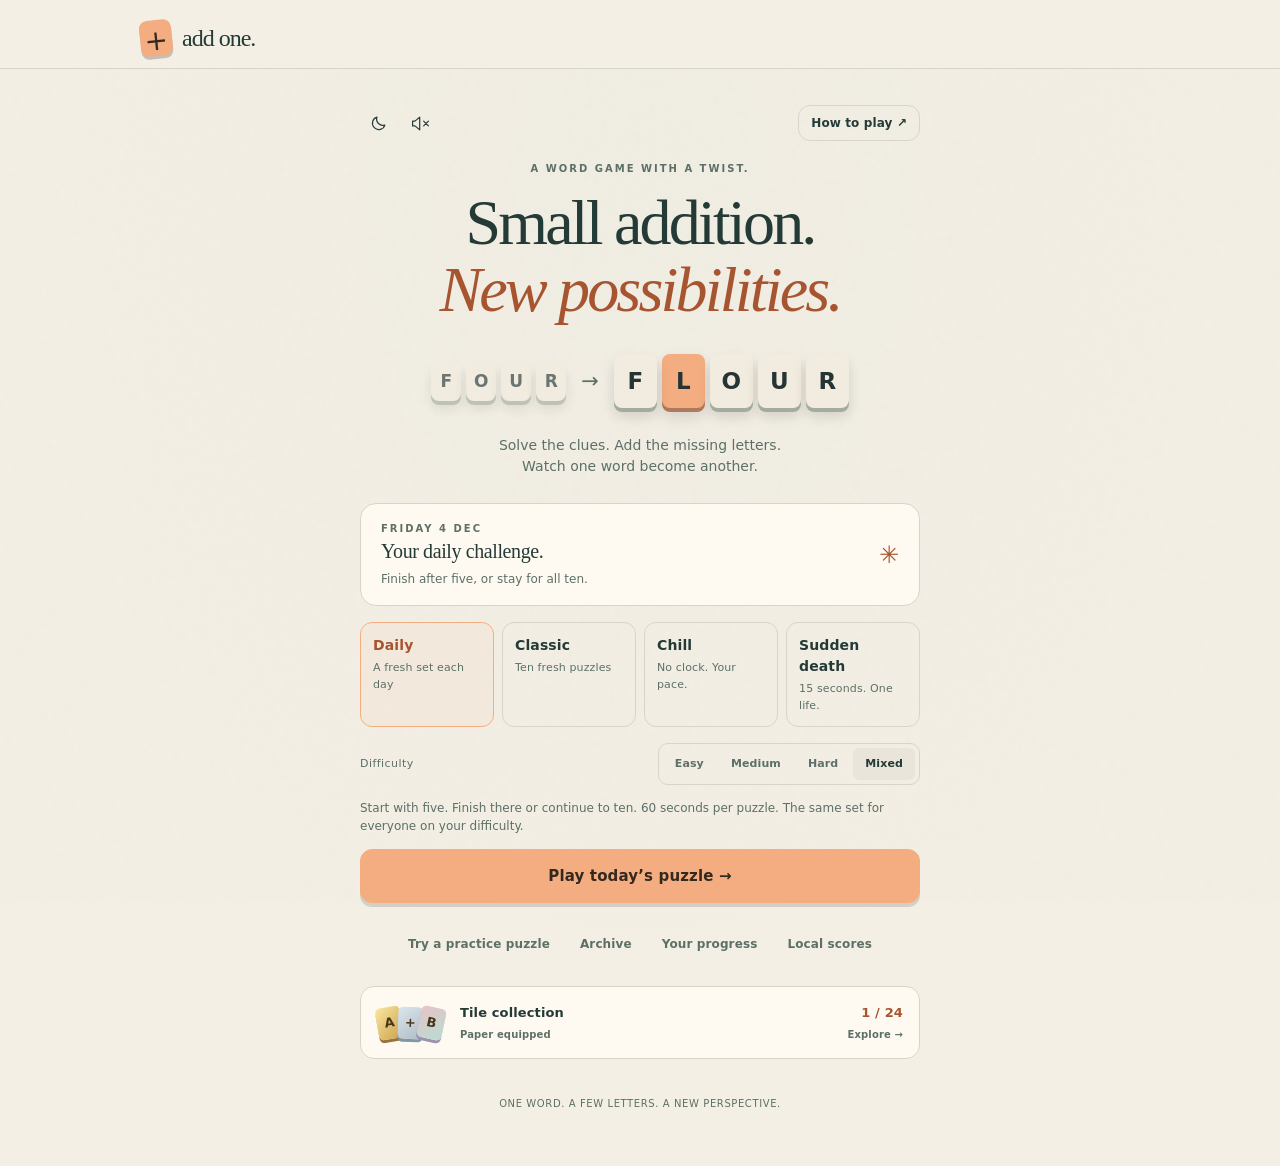
<file: index.html>
<!doctype html>
<html lang="en">
<head>
<meta charset="utf-8" />
<meta name="viewport" content="width=device-width,initial-scale=1,viewport-fit=cover" />
<meta name="theme-color" content="#141d20" />
<meta name="description" content="Solve a clue, then transform the answer by adding one, two, or three letters." />
<link rel="manifest" href="manifest.webmanifest" />
<link rel="icon" href="icon.svg" type="image/svg+xml" />
<link rel="apple-touch-icon" href="icon.svg" />
<title>Add One</title>
<style>
*{box-sizing:border-box}html,body{min-height:100%;margin:0}body{overflow-x:hidden;color:var(--t);background:var(--bg)}
.hidden{display:none!important}.app{min-height:100dvh;display:flex;flex-direction:column}.top{position:sticky;top:0;z-index:10}.row{display:flex;justify-content:space-between;align-items:center;gap:10px}.top>.row{display:grid;grid-template-columns:minmax(0,1fr) auto auto;align-items:center}.h1,.sub{margin:0}.sub{font-size:12px;color:var(--m);line-height:1.5}.stats{display:flex;align-items:center}.stat{display:grid;gap:2px}.gameHeaderStrip{display:flex;align-items:center;gap:10px}.gameHeaderControls{display:flex;gap:6px;flex-shrink:0}.progress{display:flex;justify-content:center;flex:1;min-width:0}.streakMeter{display:flex;align-items:center;width:max-content}.streakMeter span,.streakMeter i{text-transform:uppercase;font-style:normal}.streakDots{display:flex}.main{flex:1;display:flex;flex-direction:column;align-items:center}.homeCard{display:grid}.card{position:relative}.clues{display:grid}.clueHeader{display:flex;align-items:center;justify-content:space-between;gap:10px}.puzzleActions{display:flex}.clue{display:grid;align-items:center}.badge{display:grid;place-items:center}.board{display:grid}.rowb{display:grid;gap:8px;cursor:pointer}.lbl{display:flex;justify-content:space-between;align-items:center;color:var(--m)}.tiles{display:flex;justify-content:center}.tile{display:grid;place-items:center;position:relative;flex-shrink:1;user-select:none;text-transform:uppercase;transition:background .15s,border-color .15s}.tile.miss{border-color:var(--r)!important}.row-locked .lbl{color:var(--g)}.transformRail{display:flex;justify-content:center;align-items:center}.transformRail::before,.transformRail::after{content:"";flex:1}.resultBar{display:grid;grid-template-columns:minmax(0,1fr) auto;align-items:center;gap:8px}.feedback{min-height:26px;display:grid;place-items:center;text-align:center;color:var(--m)}.feedback.good{color:var(--g)}.feedback.bad{color:var(--r)}.feedback.warn{color:var(--w)}.kbwrap{position:sticky;bottom:0;z-index:20;border-top:1px solid}.kb{margin:0 auto;display:grid;grid-template-columns:1fr}.krow{display:flex;justify-content:center}.key{flex:1;display:grid;place-items:center;cursor:pointer;user-select:none;touch-action:manipulation}.key.wide{flex:1.7}.kbSubmit{width:100%}body:not(.game-active) .kbwrap{display:none}body:not(.game-active) .gameHeaderStrip{display:none}.modal{position:fixed;inset:0;z-index:997;display:grid;place-items:center}.actions{display:flex;justify-content:center;flex-wrap:wrap;margin-top:14px}.iconBtn{display:grid;place-items:center}.confetti{position:fixed;inset:0;pointer-events:none;overflow:hidden;z-index:999}.confetti canvas{width:100%;height:100%;display:block}.miniGrid{flex-wrap:wrap}.mini{min-width:12px}.soundOn{color:var(--g)!important}.giveAction.armed{color:var(--r);border-color:var(--r)}button{cursor:pointer;touch-action:manipulation;-webkit-tap-highlight-color:transparent}button:disabled{opacity:.5;cursor:default}input,textarea,select{width:100%;padding:10px;border-radius:10px;border:1px solid var(--b);background:var(--panel2);color:var(--t);font:inherit}.streakMeter.bump{animation:streakBump .35s ease}@keyframes streakBump{50%{transform:scale(1.06)}}
/* How-to demo */
.howTile{width:clamp(34px,9.6vw,48px);height:clamp(42px,11vw,58px)}
.howPanel{
  margin-top:12px;
  background:var(--panel2);
  border:1px solid var(--b);
  border-radius:14px;
  padding:12px;
}
.howRules{
  display:grid;
  gap:7px;
  margin-top:10px;
}
.howRule{
  display:grid;
  grid-template-columns:22px 1fr;
  gap:8px;
  align-items:start;
  color:var(--t);
  font-size:13px;
  line-height:1.3;
}
.howRule b{
  display:grid;
  place-items:center;
  width:22px;
  height:22px;
  border-radius:8px;
  border:1px solid var(--b2);
  background:var(--panel2);
  color:var(--a);
  font-size:12px;
}

.achievementGrid{display:grid;grid-template-columns:repeat(2,minmax(0,1fr));gap:8px}
.achievement{
  min-height:70px;
  padding:9px;
  border:1px solid var(--b);
  border-radius:10px;
  background:var(--panel2);
  opacity:.52;
}
.achievement.unlocked{opacity:1;border-color:rgba(43,213,118,.42);background:rgba(43,213,118,.07)}
.achievement b{display:block;font-size:12px}
.achievement span{display:block;margin-top:3px;color:var(--m);font-size:10px;line-height:1.25}
.sectionTitle{margin:12px 0 7px;font-size:12px;font-weight:900}

@media (max-width:380px){
  .achievementGrid{grid-template-columns:1fr}
}

</style>
<link rel="stylesheet" href="polish.css" />
<link rel="stylesheet" href="finishes.css" />
<link rel="stylesheet" href="feel.css" />
<link rel="stylesheet" href="chill.css" />
<link rel="stylesheet" href="motion.css" />
<link rel="stylesheet" href="weekend.css" />


</head>
<body>
<div class="app">
  <div class="top">
    <div class="row">
      <div>
        <div class="brand"><span class="brandMark" aria-hidden="true">+</span><div class="h1">add one.</div></div>
        <p class="sub">Turn one word into another by adding one, two, or three letters.</p>
      </div>
      <div id="streakMeter" class="streakMeter hidden" aria-live="polite">
        <span>Streak</span><b id="streakCount">0</b><i id="streakBonus">+0%</i><div id="streakDots" class="streakDots"></div>
      </div>
      <div class="stats" id="stats">
        <div class="stat"><div class="k">Total</div><div class="v" id="total">0</div></div>
        <div class="stat"><div class="k">Puzzle</div><div class="v" id="num">0/10</div></div>
        <div class="stat"><div class="k">Time</div><div class="v" id="time">60.0</div></div>
      </div>
    </div>
    <div class="gameHeaderStrip">
      <div class="gameHeaderControls">
        <button id="homeIcon" class="ghost hidden" aria-label="Home">←</button>
        <button id="soundToggleGame" class="ghost iconBtn soundIcon" aria-label="Sound off" title="Sound off">🔇</button><span id="modeTag" class="modeTag hidden">Chill</span>
      </div>
      <div class="progress" id="prog"></div>
    </div>
  </div>

  <div class="main">
    <div id="home" class="card homeCard">
<div class="homeToolbar row">
  <div class="cornerToggles">
    <button id="themeToggle" class="ghost iconBtn" aria-label="Switch theme"></button>
    <button id="soundToggle" class="ghost iconBtn" aria-label="Sound off"></button>
  </div>
  <div id="dailyStatus" class="dailyStatus hidden"></div>
  <button id="how" class="ghost">How to play ↗</button>
</div>
<section id="weekendLead" class="weekendLead hidden" aria-labelledby="weekendTitle">
  <div class="eyebrow">Saturday &amp; Sunday</div>
  <h1 id="weekendTitle">Weekend Chain</h1>
  <p id="weekendDescription"></p>
  <button id="playWeekend" class="primary">Play chain →</button>
</section>
<div class="hero">
  <div class="eyebrow">A word game with a twist.</div>
  <h1>Small addition.<br><em>New possibilities.</em></h1>
  <div class="heroMachine" aria-label="Four becomes flour by adding L">
    <div class="demoWord small" aria-hidden="true"><span class="demoTile finishSurface">F</span><span class="demoTile finishSurface">O</span><span class="demoTile finishSurface">U</span><span class="demoTile finishSurface">R</span></div>
    <span class="demoArrow" aria-hidden="true">→</span>
    <div class="demoWord" aria-hidden="true"><span class="demoTile finishSurface">F</span><span class="demoTile added">L</span><span class="demoTile finishSurface">O</span><span class="demoTile finishSurface">U</span><span class="demoTile finishSurface">R</span></div>
  </div>
  <p>Solve the clues. Add the missing letters.<br>Watch one word become another.</p>
</div>
<div class="dailyInvitation"><div><div class="eyebrow" id="dailyDate"></div><b id="dailyHeadline">Your daily challenge.</b><p id="dailyRitual">Ten word transformations. One fresh challenge.</p></div><span class="dailyStamp" aria-hidden="true">✳</span></div>
<div id="bankStatus" class="bankStatus hidden"></div>
<div class="modeCards" role="group" aria-label="Game mode">
  <button class="modeCard" data-mode="daily" aria-pressed="true"><span>Daily</span><small>A fresh set each day</small></button>
  <button class="modeCard" data-mode="run" aria-pressed="false"><span>Classic</span><small>Ten fresh puzzles</small></button>
  <button class="modeCard" data-mode="chill" aria-pressed="false"><span>Chill</span><small>No clock. Your pace.</small></button>
  <button class="modeCard" data-mode="sudden" aria-pressed="false"><span>Sudden death</span><small>15 seconds. One life.</small></button>
</div>
<select id="modeSelect" class="hidden" aria-label="Game mode"><option value="daily" selected>Daily</option><option value="run">Classic</option><option value="chill">Chill</option><option value="sudden">Sudden Death</option></select>
<div class="actions homeActions">
  <div class="difficultyRow"><span>Difficulty</span><div id="diffButtons" class="difficultyButtons" role="group" aria-label="Difficulty">
    <button class="ghost" data-diff="easy">Easy</button><button class="ghost" data-diff="medium">Medium</button><button class="ghost" data-diff="hard">Hard</button><button class="ghost active" data-diff="mix">Mixed</button>
  </div></div>
  <div id="modeDesc" class="modeDesc"></div>
  <button id="startSelected" class="primary">Play today’s puzzle →</button>
</div>
<div id="challengeInvitation" class="challengeInvitation hidden" role="status"></div>
<div class="homeLinks"><button id="practice" class="ghost">Try a practice puzzle</button><button id="archiveBtn" class="ghost">Archive</button><button id="statsBtn" class="ghost">Your progress</button><button id="leader" class="ghost">Local scores</button></div>
<button id="openCollection" class="collectionLaunch ghost"><span class="collectionLaunchTiles" aria-hidden="true"><i>A</i><i>+</i><i>B</i></span><span><b>Tile collection</b><small id="equippedFinish">Paper equipped</small></span><span class="collectionLaunchCount"><b id="collectionCount"></b><small>Explore →</small></span></button>
<div class="installHome"><button id="installGame" class="installGame hidden" aria-describedby="installNote">↓ Install Add One</button><span id="installNote" class="hidden">Your home screen. One tap to play.</span><p id="installHelp" class="hidden" role="status" aria-live="polite"></p></div>
<p class="homeNote">ONE WORD. A FEW LETTERS. A NEW PERSPECTIVE.</p>
    </div>

    <div id="howModal" class="modal hidden" role="dialog" aria-modal="true" aria-labelledby="howTitle" aria-hidden="true">
      <div class="sheet" tabindex="-1">
        <div class="row"><h2 id="howTitle" style="margin:0">How it works</h2><button id="howClose" class="ghost">Close</button></div>
        <div class="sub" style="margin-top:6px">Word 2 is Word 1 with <b>one, two, or three extra letters</b> inserted. The “+” tile shows the spot.</div>

        <div style="margin-top:12px;background:var(--panel2);border:1px solid var(--b);border-radius:16px;padding:12px">
          <div class="sub" style="margin-bottom:8px">Example:</div>
          <div class="lbl" style="margin-bottom:8px"><span>Word 1</span><span class="hint">(type it)</span></div>
          <div class="tiles" id="howT1"></div>
          <div class="lbl" style="margin:12px 0 8px"><span>Word 2</span><span class="hint">(same letters + 1 or 2)</span></div>
          <div class="tiles" id="howT2"></div>
          <div class="feedback" id="howMsg" style="margin-top:10px">Watch the letters slide into Word 2.</div>
        </div>

        <div class="actions" style="margin-top:12px">
          <button id="howReplay" class="ghost">Replay</button>
          <button id="howTry" class="ghost">Try this puzzle</button>
          <button id="howGot" class="primary">Got it</button>
        </div>
      </div>
    </div>

    <div id="game" class="card gameCard hidden">
      <div class="clues">
        <div class="clueHeader">
          <span>Clues</span>
          <div class="puzzleActions">
            <button id="hintBtn" class="ghost compactAction">Hint</button>
            <button id="give" class="ghost compactAction giveAction">Reveal</button>
          </div>
        </div>
        <div class="clue"><span class="badge">1</span><span id="cl1"></span></div>
        <div class="clue"><span class="badge">2</span><span id="cl2"></span></div>
      </div>
      <div class="board">
        <div class="rowb" id="row1"><div class="lbl"><span id="wordOneLabel">Word 1</span><span class="hint" id="h1"></span></div><div id="t1" class="tiles"></div></div>
        <div class="transformRail" id="transformRail"><span id="puzzleMeta">Puzzle 1/10</span></div>
        <div class="rowb" id="row2"><div class="lbl"><span>Word 2</span><span class="hint" id="h2"></span></div><div id="t2" class="tiles"></div></div>
        <form id="weekendAnswerForm" class="weekendAnswerForm hidden">
          <label for="weekendAnswer">Type the whole word</label>
          <div class="weekendAnswerRow">
            <input id="weekendAnswer" type="text" autocomplete="off" autocapitalize="characters" spellcheck="false" aria-describedby="cl2 puzzleMeta weekendHint">
            <button class="primary" type="submit">Check</button>
          </div>
          <p id="weekendHint" class="sub" aria-live="polite"></p>
        </form>
      </div>
      <div id="playTip" class="playTip hidden">Solve Word 1 first, then complete Word 2 using the + slots.</div>
      <div id="revelation" class="revelation hidden"><div><span class="eyebrow">THE CONNECTION</span><p id="revelationText" role="status" aria-live="polite" aria-atomic="true"></p></div><button id="replayRevelation" class="ghost" aria-label="Replay the answer transformation">Replay ↻</button></div>
      <div class="resultBar">
        <span id="solveGain" class="solveGain hidden" aria-hidden="true"></span><div id="fb" class="feedback" role="status" aria-live="polite" aria-atomic="true"></div>
        
      </div>
    </div>
  </div>

  <div class="kbwrap"><div class="kb"><div class="krow" id="kr1"></div><div class="krow" id="kr2"></div><div class="krow" id="kr3"></div><button id="next" class="primary contextualNext hidden" disabled>Next →</button></div></div>
</div>

<div id="weekendResult" class="modal hidden" role="dialog" aria-modal="true" aria-hidden="true" aria-labelledby="weekendResultTitle">
  <div class="sheet" tabindex="-1">
    <div class="row"><h2 id="weekendResultTitle">Weekend Chain</h2><button id="weekendResultClose" class="ghost">Close</button></div>
    <p id="weekendResultSummary"></p>
    <ol id="weekendResultLinks" class="weekendResultLinks"></ol>
  </div>
</div>

<div id="conf" class="confetti hidden" aria-hidden="true"></div>

<div id="modal" class="modal hidden" role="dialog" aria-modal="true" aria-labelledby="resultTitle" aria-hidden="true">
  <div class="sheet" tabindex="-1">
    <div class="row"><h2 id="resultTitle" style="margin:0">Run complete</h2><button id="close" class="ghost">Close</button></div>
    <div class="big" id="mscore">0</div><div class="scoreLabel">points</div>
    <div id="maward" class="awardBanner hidden"></div>
    <div class="sub" id="mmeta"></div>
    <div class="miniGrid" id="mgrid" aria-label="Puzzle outcomes"></div>
    <div id="resultDetails"></div>
    <div class="actions">
      <button id="again" class="primary">Play again</button>
      <button id="submitScoreBtn" class="success">Submit score</button>
      <button id="copy" class="ghost">Share results</button>
      <button id="saveCard" class="ghost">Save result card</button>
      <button id="mhome" class="ghost">Home</button>
    </div>
    <div id="shareStatus" class="shareStatus" role="status" aria-live="polite"></div>
    <div id="shareFallback" class="hidden"><label for="shareText">Your spoiler-free result</label><textarea id="shareText" readonly rows="8"></textarea><button id="copyText" class="ghost">Copy result text</button></div>
  </div>
</div>

<div id="lbmodal" class="modal hidden" role="dialog" aria-modal="true" aria-labelledby="leaderTitle" aria-hidden="true">
  <div class="sheet" tabindex="-1">
    <div class="row"><h2 id="leaderTitle" style="margin:0">Leaderboard</h2><button id="lbclose" class="ghost">Close</button></div>
    <div class="sub" style="margin-top:6px">Top scores saved on this device.</div>
    <div style="display:flex;gap:8px;align-items:center;margin-top:10px;flex-wrap:wrap">
      <select id="lbfilter" style="flex:1;min-width:140px">
  <option value="all" selected>All</option>
  <option value="run">Classic</option>
  <option value="daily">Daily</option>
  <option value="dailyQuick">Quick Daily</option>
  <option value="archive">Archive</option>
  <option value="chill">Chill</option>
  <option value="sudden">Sudden Death</option>
</select>
      <button id="lbclear" class="ghost">Clear</button>
    </div>
    <div id="lblist" style="margin-top:10px"></div>
  </div>
</div>

<script src="finishes.js"></script>
<script src="feel.js"></script>
<script src="sound.js"></script>
<script src="social.js"></script>
<script src="install.js"></script>
<script src="vocabulary.js"></script>
<script src="celebration.js"></script>
<script src="weekend.js"></script>
<script>
(()=>{
  const $=id=>document.getElementById(id);
  const mem=Object.create(null);
  const store={
    get:k=>{try{return localStorage?localStorage.getItem(k):mem[k]??null}catch{return mem[k]??null}},
    set:(k,v)=>{try{localStorage?localStorage.setItem(k,v):mem[k]=v}catch{mem[k]=v}}
  };
  let weekendChain=null;
  let weekendProgress=null;

  // -------------------- Config --------------------
  const ROUND_RUN=60000;
  const ROUND_SUDDEN=15000;
  const BASE=1000;
  const LSK_PUZ='aol_puz_cache';
const LSK_LEAD='aol_lead';
const LSK_DAILY_DONE='aol_daily_done';
const LSK_STATS='aol_stats_v1';
const HOW_KEY='aol_how_seen_v1';
const LSK_THEME='aol_theme';
const LSK_HISTORY='aol_history_v1';
const LSK_SOUND='aol_sound_enabled';
const LSK_ACHIEVEMENTS='aol_achievements_v1';
const LSK_PUZZLE_PERF='aol_puzzle_performance_v1';


  // Fallback only
  const FALLBACK=[
    {s:'FOUR',l:'FLOUR',c1:'After three',c2:'Bread ingredient',adds:1,insertPattern:'middle',difficulty:'medium'},
    {s:'CAT',l:'CHAT',c1:'Pet that purrs',c2:'Talk casually',adds:1,insertPattern:'middle',difficulty:'easy'},
    {s:'HAT',l:'HEAT',c1:'Headwear',c2:'Warmth',adds:1,insertPattern:'middle',difficulty:'easy'},
    {s:'SCARE',l:'SCARCE',c1:'Frighten',c2:'In short supply',adds:1,insertPattern:'middle',difficulty:'hard'},
  ];

  // -------------------- Helpers --------------------
const norm=w=>(w||'').trim().toUpperCase().replace(/[^A-Z]/g,'');

function getSessionJSON(key, fallback=[]){
  try{
    const raw = sessionStorage.getItem(key);
    return raw ? JSON.parse(raw) : fallback;
  }catch{
    return fallback;
  }
}

function setSessionJSON(key, value){
  try{
    sessionStorage.setItem(key, JSON.stringify(value));
  }catch{}
}
function iconSvg(name){
  const paths={
    sun:'<circle cx="12" cy="12" r="4"/><path d="M12 2v2m0 16v2M2 12h2m16 0h2M5 5l1.5 1.5m11 11L19 19M5 19l1.5-1.5m11-11L19 5"/>',
    moon:'<path d="M20 14A8 8 0 0 1 10 4a8 8 0 1 0 10 10Z"/>',
    sound:'<path d="M11 4 5 9H2v6h3l6 5V4Zm4 4a6 6 0 0 1 0 8m3-11a10 10 0 0 1 0 14"/>',
    mute:'<path d="M11 4 5 9H2v6h3l6 5V4Zm5 5 6 6m0-6-6 6"/>'
  };
  return '<svg viewBox="0 0 24 24" fill="none" stroke="currentColor" stroke-width="1.5" stroke-linecap="round" stroke-linejoin="round" aria-hidden="true">'+(paths[name]||paths.sun)+'</svg>';
}

function refreshRitual(){
  const st=getStats();
  const date=new Intl.DateTimeFormat('en-GB',{weekday:'long',day:'numeric',month:'short',timeZone:'Europe/London'}).format(new Date());
  set('dailyDate',date);
  const done=isDailyDone(selectedDifficulty());
  set('dailyHeadline',done?'Daily complete. Nicely done.':isDailyDone(selectedDifficulty(),5)?'Quick Daily complete. Nicely done.':'Your daily challenge.');
  const current=st.lastDailyDate===todayLondon() || st.lastDailyDate===ydayLondon();
  const days=current?(st.dailyStreak||0):0;
  set('dailyRitual',done?'Today’s full set is complete. New puzzles tomorrow.':days>0?days+'-day daily streak. Five puzzles keeps it going.':'Finish after five, or stay for all ten.');
  renderFinishes();
}

let collectionPreview='ivory';
let collectionFilter='All';
let collectionFromResults=false;

function earnedFinishes(){
  let earned={};
  try{earned=JSON.parse(store.get('aol_finishes_v1')||'{}')||{};}catch{}
  const values=AddOneFinishes.metrics(getStats(),getAchievements(),getHistory());
  for(const finish of AddOneFinishes.catalog){
    if(AddOneFinishes.progress(finish,values).unlocked && !earned[finish.id]) earned[finish.id]=new Date().toISOString();
  }
  store.set('aol_finishes_v1',JSON.stringify(earned));
  return earned;
}

function renderFinishes(){
  const earned=earnedFinishes();
  const saved=store.get('aol_tile_finish')||'ivory';
  const selected=AddOneFinishes.catalog.some(f=>f.id===saved && earned[f.id])?saved:'ivory';
  document.body.dataset.finish=selected;
  set('collectionCount',Object.keys(earned).filter(id=>AddOneFinishes.catalog.some(f=>f.id===id)).length+' / '+AddOneFinishes.catalog.length);
  const name=AddOneFinishes.catalog.find(f=>f.id===selected).name;
  set('equippedFinish',name+' equipped');
}

function openCollection(id,fromResults=false){
  collectionFromResults=fromResults;
  if(fromResults) hideDialog($('modal'));
  collectionPreview=id || document.body.dataset.finish || 'ivory';
  collectionFilter='All';
  ensureCollectionModal();
  renderCollection();
  showDialog($('collectionModal'),'#collectionClose');
}

function closeCollection(){
  hideDialog($('collectionModal'));
  if(collectionFromResults) showDialog($('modal'),'#again');
  collectionFromResults=false;
}

function ensureCollectionModal(){
  if($('collectionModal')) return;
  const modal=document.createElement('div');modal.id='collectionModal';modal.className='modal hidden';
  modal.setAttribute('role','dialog');modal.setAttribute('aria-modal','true');modal.setAttribute('aria-hidden','true');modal.setAttribute('aria-labelledby','collectionTitle');
  modal.innerHTML='<div class="sheet collectionSheet" tabindex="-1"><div class="row collectionHeading"><div><div class="eyebrow">MAKE IT YOURS</div><h2 id="collectionTitle">The tile collection</h2></div><button id="collectionClose" class="ghost">Close</button></div><p class="collectionIntro">Keep solving. Build your collection. Every finish is earned through play.</p><div class="collectionLayout"><div id="finishPreview" class="finishPreview"></div><div class="collectionGallery"><div id="collectionFilters" class="collectionFilters" role="group" aria-label="Collection category"></div><div id="collectionGrid" class="collectionGrid"></div></div></div><div id="collectionStatus" class="shareStatus" role="status" aria-live="polite"></div></div>';
  document.body.appendChild(modal);
  $('collectionClose').onclick=closeCollection;
}

function renderCollection(){
  const earned=earnedFinishes();
  const metrics=AddOneFinishes.metrics(getStats(),getAchievements(),getHistory());
  const finish=AddOneFinishes.catalog.find(f=>f.id===collectionPreview)||AddOneFinishes.catalog[0];
  const progress=AddOneFinishes.progress(finish,metrics);
  const equipped=document.body.dataset.finish===finish.id;
  const open=!!earned[finish.id];
  const preview=$('finishPreview');preview.dataset.finish=finish.id;
  preview.innerHTML='<div class="finishTier">'+finish.group+'</div><div class="previewWord" aria-hidden="true"><span class="sampleTile finishSurface">A</span><span class="sampleTile finishSurface">D</span><span class="sampleTile finishSurface">D</span><span class="sampleTile added">+</span></div><h3>'+finish.name+'</h3><p>'+finish.description+'</p><div class="finishGoal">'+finish.goal+'</div><div class="finishProgress" role="progressbar" aria-label="'+finish.name+' unlock progress" aria-valuemin="0" aria-valuemax="'+progress.target+'" aria-valuenow="'+(open?progress.target:progress.value)+'"><span style="width:'+(open?100:Math.round(progress.value/progress.target*100))+'%"></span></div><div class="finishProgressLabel">'+(open?'Unlocked':progress.value.toLocaleString()+' / '+progress.target.toLocaleString())+'</div><button id="equipFinish" class="primary" '+(!open||equipped?'disabled':'')+'>'+(equipped?'Equipped ✓':open?'Equip '+finish.name:'Keep playing to unlock')+'</button>';
  $('equipFinish').onclick=()=>{
    if(!earnedFinishes()[finish.id]) return;
    store.set('aol_tile_finish',finish.id);renderFinishes();renderCollection();sfx('equip');
    [...$('collectionGrid').children].find(b=>b.dataset.finish===finish.id)?.focus({preventScroll:true});
    set('collectionStatus',finish.name+' equipped.');
  };
  const tryFinish=document.createElement('button');tryFinish.className='ghost tryFinish';tryFinish.textContent='Try the transformation ↗';
  tryFinish.onclick=()=>{
    const word=preview.querySelector('.previewWord');word.replaceChildren();
    for(const letter of ['F','L','O','U','R']){const tile=document.createElement('span');tile.className='sampleTile '+(letter==='L'?'added':'finishSurface');tile.textContent=letter;word.appendChild(tile);}
    if(!prefersReducedMotion()) word.children[1].animate([{opacity:0,transform:'translateY(-12px) scale(.75)'},{opacity:1,transform:'none'}],{duration:360,easing:'cubic-bezier(.2,.8,.2,1)'});
    sfx('lock');set('collectionStatus','FOUR becomes FLOUR. Previewing '+finish.name+'.');
  };
  preview.appendChild(tryFinish);
  if(open && finish.metric!=='free'){
    const date=new Date(earned[finish.id]);
    if(!Number.isNaN(date.getTime())){const note=document.createElement('small');note.className='earnedDate';note.textContent='Earned '+date.toLocaleDateString('en-GB',{day:'numeric',month:'short',year:'numeric'});preview.appendChild(note);}
  }
  const filters=$('collectionFilters');filters.innerHTML='';
  for(const group of ['All',...new Set(AddOneFinishes.catalog.map(f=>f.group))]){
    const btn=document.createElement('button');btn.textContent=group;btn.setAttribute('aria-pressed',String(group===collectionFilter));
    btn.onclick=()=>{collectionFilter=group;renderCollection();[...$('collectionFilters').children].find(b=>b.textContent===group)?.focus();};filters.appendChild(btn);
  }
  const grid=$('collectionGrid');grid.innerHTML='';
  for(const item of AddOneFinishes.catalog.filter(f=>collectionFilter==='All'||f.group===collectionFilter)){
    const card=document.createElement('button');card.className='finishCard';card.dataset.finish=item.id;
    card.setAttribute('aria-pressed',String(item.id===finish.id));
    card.setAttribute('aria-label',item.name+'. '+(earned[item.id]?'Unlocked.':item.goal+'. Locked.'));
    card.innerHTML='<span class="finishCardSample" aria-hidden="true"><span class="sampleTile finishSurface">A</span><span class="sampleTile finishSurface">B</span><span class="sampleTile finishSurface">C</span></span><span class="finishCardName">'+item.name+'</span><small>'+(document.body.dataset.finish===item.id?'Equipped ✓':earned[item.id]?'Unlocked':'Locked')+'</small>';
    card.onclick=()=>{
      collectionPreview=item.id;renderCollection();
      [...$('collectionGrid').children].find(b=>b.dataset.finish===item.id)?.focus({preventScroll:true});
      if(window.matchMedia('(max-width:650px)').matches) $('finishPreview').scrollIntoView({behavior:prefersReducedMotion()?'auto':'smooth',block:'nearest'});
    };
    grid.appendChild(card);
  }
}

function bestDiscovery(){
  return res.filter(r=>r.correct).reduce((best,r)=>!best || r.points>best.points?r:best,null);
}

function resultBreakdown(){
  return res.reduce((out,r)=>{
    const base=r.correct?pts(r.ms):0;
    const clutch=r.clutch&&r.correct?150:0;
    out.base+=base;out.clutch+=clutch;out.streak+=Math.max(0,r.points-base-clutch);
    return out;
  },{base:0,streak:0,clutch:0});
}

function renderResultDetails({perfect,newBest,newAchievements,correctCount,newFinishes=[]}){
  const solved=res.filter(r=>r.correct);
  const fastest=solved.length?Math.min(...solved.map(r=>r.ms)):0;
  const highlight=bestDiscovery();
  const breakdown=resultBreakdown();
  const headline=mode==='tutorial'?'You’ve got it.':res.length===5?(correctCount===5?'Five for five.':'Quick Daily complete.'):perfect?'Perfect ten.':newBest?'A new personal best.':correctCount>=7?'You found your flow.':correctCount>0?'A few words wiser.':'Next run, fresh start.';
  set('resultTitle',headline);
  const award=$('maward');
  award.textContent=perfect&&newBest?'New personal best':perfect&&mode==='daily'?'Daily complete':'';
  award.classList.toggle('hidden',!award.textContent);
  const detail=$('resultDetails');
  detail.innerHTML='<div class="resultNumbers"><div><b>'+correctCount+'/'+res.length+'</b><small>Solved</small></div><div><b>'+runBestStreak+'</b><small>Best streak</small></div><div><b>'+(mode==='chill'?'No timer':solved.length?(fastest/1000).toFixed(1)+'s':'—')+'</b><small>'+(mode==='chill'?'Your pace':'Fastest solve')+'</small></div></div>';
  if(highlight){
    detail.innerHTML+='<div class="resultHighlight"><p>STANDOUT SOLVE</p><strong>'+escapeHtml(highlight.short)+'<span>→</span>'+escapeHtml(highlight.long)+'</strong><small>+'+highlight.points+' points'+(mode==='chill'?'':' · '+(highlight.ms/1000).toFixed(1)+' seconds')+'</small></div>';
  }
  detail.innerHTML+='<div class="resultBreakdown">Word points '+breakdown.base.toLocaleString()+' &nbsp;·&nbsp; Streak bonus '+breakdown.streak.toLocaleString()+(breakdown.clutch?' &nbsp;·&nbsp; Just-in-time bonus '+breakdown.clutch.toLocaleString():'')+'</div>';
  if(newFinishes.length){
    const rewards=document.createElement('button');rewards.className='unlockedSummary ghost';
    const swatches=document.createElement('span');swatches.className='unlockSwatches';swatches.setAttribute('aria-hidden','true');
    for(const item of newFinishes.slice(0,4)){
      const sample=document.createElement('span');sample.dataset.finish=item.id;
      sample.innerHTML='<span class="sampleTile finishSurface">+</span>';swatches.appendChild(sample);
    }
    const label=document.createElement('span');label.textContent=newFinishes.length+' new '+(newFinishes.length===1?'finish':'finishes')+' · View collection ↗';
    rewards.append(swatches,label);rewards.onclick=()=>openCollection(newFinishes[0].id,true);detail.appendChild(rewards);
  }else if(newAchievements.length){const note=document.createElement('div');note.className='resultUnlock';note.textContent='Achievement unlocked: '+newAchievements[0].name;detail.appendChild(note);}
  renderNextFinish(detail);
  renderFinishes();
}

let revealQueue=[];
let revealIndex=0;
let pendingPerfectCelebration=false;

function renderNextFinish(parent){
  if(mode==='tutorial') return;
  const earned=earnedFinishes();
  const target=AddOneFinishes.nearest(AddOneFinishes.metrics(getStats(),getAchievements(),getHistory()),earned);
  const block=document.createElement('div');block.className='nextFinish';
  if(!target){block.classList.add('collectionComplete');block.textContent='Collection complete. Every finish earned.';parent.appendChild(block);return;}
  block.dataset.finish=target.finish.id;
  block.innerHTML='<span class="sampleTile finishSurface" aria-hidden="true">A</span><div class="nextFinishCopy"><div class="eyebrow">NEXT FINISH</div><b>'+target.finish.name+'</b><span>'+target.value.toLocaleString()+' / '+target.target.toLocaleString()+' '+target.unit+'</span><div class="finishProgress" role="progressbar" aria-label="'+target.finish.name+' unlock progress" aria-valuemin="0" aria-valuemax="'+target.target+'" aria-valuenow="'+target.value+'"><span style="width:'+Math.round(target.ratio*100)+'%"></span></div><small>'+escapeHtml(target.remainingText)+'</small></div><button class="ghost" aria-label="Preview '+target.finish.name+'">Preview ↗</button>';
  block.querySelector('button').onclick=()=>openCollection(target.finish.id,true);
  parent.appendChild(block);
}

function ensureUnlockModal(){
  if($('unlockModal')) return;
  const modal=document.createElement('div');modal.id='unlockModal';modal.className='modal unlockModal hidden';
  modal.setAttribute('role','dialog');modal.setAttribute('aria-modal','true');modal.setAttribute('aria-hidden','true');modal.setAttribute('aria-labelledby','unlockTitle');
  modal.innerHTML='<div class="sheet unlockSheet" tabindex="-1"><div class="revealTop"><span class="eyebrow" id="unlockCount"></span><button class="ghost" id="skipUnlocks">Skip reveals</button></div><div id="unlockMaterial" class="unlockMaterial"><div class="revealHalo" aria-hidden="true"></div><div class="revealTile finishSurface" aria-hidden="true">+</div></div><div class="eyebrow">FINISH UNLOCKED</div><h2 id="unlockTitle"></h2><p id="unlockDescription"></p><div class="unlockEarned" id="unlockEarned"></div><div class="revealActions"><button class="primary" id="equipUnlock">Equip</button><button class="ghost" id="laterUnlock">Later</button></div><div id="unlockStatus" role="status" class="shareStatus"></div></div>';
  document.body.appendChild(modal);
  $('skipUnlocks').onclick=finishUnlockReveals;
  $('laterUnlock').onclick=()=>advanceUnlockReveal(false);
  $('equipUnlock').onclick=()=>advanceUnlockReveal(true);
}

function showUnlockReveals(finishes){
  ensureUnlockModal();revealQueue=finishes.slice();revealIndex=0;
  hideDialog($('modal'));
  renderUnlockReveal();
  showDialog($('unlockModal'),'#laterUnlock');
}

function renderUnlockReveal(){
  const item=revealQueue[revealIndex];
  if(!item) return finishUnlockReveals();
  set('unlockCount',revealQueue.length>1?(revealIndex+1)+' / '+revealQueue.length:'YOUR COLLECTION');
  set('unlockTitle',item.name);set('unlockDescription',item.description);set('unlockEarned',item.goal);
  set('unlockStatus','');
  const material=$('unlockMaterial');material.dataset.finish=item.id;
  material.replaceChildren();
  const halo=document.createElement('div');halo.className='revealHalo';halo.setAttribute('aria-hidden','true');
  const tile=document.createElement('div');tile.className='revealTile finishSurface';tile.textContent='+';tile.setAttribute('aria-hidden','true');
  material.append(halo,tile);
  $('equipUnlock').textContent='Equip '+item.name;
  $('laterUnlock').textContent=revealIndex+1<revealQueue.length?'Next finish →':'Later';
  sfx('unlock');haptic([12,35,18]);
}

function advanceUnlockReveal(equip){
  soundEngine?.stop({event:'unlock',fade:.018});
  const item=revealQueue[revealIndex];
  if(equip && item && earnedFinishes()[item.id]){store.set('aol_tile_finish',item.id);renderFinishes();set('shareStatus',item.name+' equipped.');}
  revealIndex++;
  if(revealIndex>=revealQueue.length) return finishUnlockReveals();
  renderUnlockReveal();$('laterUnlock').focus();
}

function finishUnlockReveals(){
  soundEngine?.stop({event:'unlock',fade:.018});
  revealQueue=[];revealIndex=0;hideDialog($('unlockModal'));
  presentResults('#close');
}

function presentResults(focus='#again'){
  showDialog($('modal'),focus);
  if(!pendingPerfectCelebration)return;
  pendingPerfectCelebration=false;
  $('modal').classList.add('perfectResult');
  sfx('complete');
  perfectEffects.start({chill:mode==='chill'});
  [...$('mgrid').children].forEach((stamp,i)=>motion.animate(stamp,[{opacity:.35,transform:'scale(.8)'},{opacity:1,transform:'scale(1.12)',offset:.6},{opacity:1,transform:'scale(1)'}],{duration:260,delay:i*45,easing:'ease-out'},'perfect'));
}

function saveResultCard(){
  const canvas=document.createElement('canvas');canvas.width=1080;canvas.height=1350;
  const ctx=canvas.getContext('2d');
  const rect=(x,y,w,h,r,fill)=>{ctx.fillStyle=fill;ctx.beginPath();ctx.roundRect(x,y,w,h,r);ctx.fill();};
  const text=(str,x,y,size,colour='#f5f0e5',font='Segoe UI',align='left')=>{ctx.fillStyle=colour;ctx.font=size+'px '+font;ctx.textAlign=align;ctx.fillText(str,x,y);};
  rect(0,0,1080,1350,0,'#141d20');
  rect(72,72,60,70,12,'#f6b48b');text('+',102,123,50,'#34291f','Segoe UI','center');
  text('add one.',153,127,51,'#f5f0e5','Georgia');
  text(modeLabel().toUpperCase(),72,225,23,'#a4dbc0');
  text($('resultTitle').textContent,72,315,49,'#f5f0e5','Georgia');
  text(total.toLocaleString(),72,485,135,'#f5f0e5','Georgia');
  text('POINTS / '+prettyDiffLabel(currentDiff).toUpperCase(),77,535,22,'#b2beb9');
  const outcomes=res.slice(-20);const cols=Math.min(10,outcomes.length);const gap=10;const tile=(936-(cols-1)*gap)/cols;
  outcomes.forEach((r,i)=>rect(72+(i%cols)*(tile+gap),590+Math.floor(i/cols)*30,tile,16,5,r.correct?'#a4dbc0':'#58635f'));
  const solved=res.filter(r=>r.correct);const fastest=solved.length?(Math.min(...solved.map(r=>r.ms))/1000).toFixed(1)+'s':'—';
  [['SOLVED',solved.length+'/'+res.length],['BEST STREAK',String(runBestStreak)],[mode==='chill'?'YOUR PACE':'FASTEST',mode==='chill'?'Untimed':fastest]].forEach(([label,value],i)=>{const x=72+i*320;text(value,x,758,53);text(label,x,806,19,'#b2beb9');});
  const best=bestDiscovery();
  rect(72,870,936,240,20,'#233236');
  text('YOUR NEXT WORD IS WAITING',540,927,21,'#b2beb9','Segoe UI','center');
  text('Can you find the connection?',540,1015,42,'#f6b48b','Georgia','center');
  text('No answers shared. Just the challenge.',540,1062,23,'#b2beb9','Segoe UI','center');
  text('rfsuk.github.io/AddOneGame',540,1226,26,'#b2beb9','Segoe UI','center');
  try{
    const url=canvas.toDataURL('image/png');
    let preview=$('cardPreview');
    if(!preview){preview=document.createElement('div');preview.id='cardPreview';$('shareStatus').after(preview);}
    preview.innerHTML='';
    const details=document.createElement('details');
    const summary=document.createElement('summary');summary.textContent='Preview your result card';details.appendChild(summary);
    const img=document.createElement('img');img.src=url;img.alt='Add One result card: '+total+' points, '+solved.length+' of '+res.length+' solved.';details.appendChild(img);
    const a=document.createElement('a');a.href=url;a.download='add-one-'+todayLondon()+'.png';a.textContent='Download PNG ↗';
    preview.append(details,a);
    a.click();
    set('shareStatus','Your card is ready. Use Download PNG if the download didn’t start.');
  }catch{set('shareStatus','Couldn’t save the image. Try Share results instead.');}
}

function getPreferredTheme(){
  const saved = store.get(LSK_THEME);
  if(saved === 'dark' || saved === 'light') return saved;

  try{
    return window.matchMedia('(prefers-color-scheme: light)').matches ? 'light' : 'dark';
  }catch{
    return 'dark';
  }
}

function applyTheme(theme){
  const root = document.documentElement;
  if(theme === 'light') root.setAttribute('data-theme','light');
  else root.setAttribute('data-theme','dark');

  const btn = $('themeToggle');
  if(btn){
    const isLight = theme === 'light';
    btn.innerHTML = iconSvg(theme==='light' ? 'moon' : 'sun');
    btn.setAttribute('aria-label', isLight ? 'Switch to dark mode' : 'Switch to light mode');
    btn.setAttribute('title', isLight ? 'Switch to dark mode' : 'Switch to light mode');
    btn.style.opacity = isLight ? '1' : '.72';
btn.style.boxShadow = 'none';
    document.querySelector('meta[name="theme-color"]').content=isLight?'#f4efe5':'#141d20';
  }
}

function setTheme(theme){
  store.set(LSK_THEME, theme);
  applyTheme(theme);
}

function toggleTheme(){
  const current = document.documentElement.getAttribute('data-theme') === 'light' ? 'light' : 'dark';
  setTheme(current === 'light' ? 'dark' : 'light');
}

let soundOn = store.get(LSK_SOUND) === '1';
let audioCtx=null,soundEngine=null;
function applySoundUI(){
  const label=soundOn?'Sound on':'Sound off';
  ['soundToggle','soundToggleGame'].forEach(id=>{
    const btn=$(id);if(!btn)return;
    btn.innerHTML=iconSvg(soundOn?'sound':'mute');btn.classList.toggle('soundOn',soundOn);
    btn.setAttribute('aria-pressed',String(soundOn));btn.setAttribute('aria-label',label);btn.title=label;
  });
}
function ensureAudio(){
  if(!soundOn)return null;
  try{
    const Audio=window.AudioContext||window.webkitAudioContext;if(!Audio)return null;
    if(!audioCtx){audioCtx=new Audio();soundEngine=AddOneSound.createEngine(audioCtx);}
    if(audioCtx.state==='suspended')audioCtx.resume().catch(()=>{});
    soundEngine?.setVolume(.68);
    return soundEngine;
  }catch{return null;}
}
function sfx(kind,options={}){
  if(!soundOn||document.hidden)return;
  ensureAudio()?.play(kind,{soft:mode==='chill',...options});
}
function haptic(pattern){
  if(!soundOn||prefersReducedMotion()||!navigator.vibrate)return;
  try{navigator.vibrate(pattern);}catch{}
}
function toggleSound(){
  soundOn=!soundOn;store.set(LSK_SOUND,soundOn?'1':'0');applySoundUI();
  if(soundOn)sfx('preview');else{soundEngine?.stop({fade:.02});soundEngine?.setVolume(0);}
}

function insIdxs(s,l){
  if(!s||!l) return null;
  const diff=l.length-s.length;
  if(diff<1||diff>3) return null;
  let i=0,j=0;
  const misses=[];
  while(i<s.length&&j<l.length){
    if(s[i]===l[j]){ i++; j++; continue; }
    misses.push(j); j++;
    if(misses.length>diff) return null;
  }
  while(j<l.length){
    misses.push(j); j++;
    if(misses.length>diff) return null;
  }
  if(i!==s.length||misses.length!==diff) return null;
  return misses;
}

const insIdx=(s,l)=>{
  const xs=insIdxs(s,l);
  return xs&&xs.length===1 ? xs[0] : null;
};

function derivePattern(xs,len){
  if(!Array.isArray(xs)||!xs.length||!len) return 'middle';
  if(xs.every(x=>x===0)) return 'start';
  if(xs.every(x=>x===len-1 || x===len-2)) return 'end';
  if(xs.length===1){
    if(xs[0]===0) return 'start';
    if(xs[0]===len-1) return 'end';
  }
  return 'middle';
}

function autoDiff(s,l,adds=0){
  if(adds>=2) return 'hard';
  const sl=(s||'').length;
  const ll=(l||'').length;
  const pattern=derivePattern(insIdxs(s,l),ll);
  if(sl===3 && ll===4) return 'easy';
  if(sl>=3 && sl<=4 && ll>=4 && ll<=5 && pattern!=='middle') return 'easy';
  if(sl<=5 && ll<=6) return 'medium';
  return 'hard';
}

function comp(p){
  const s=norm(p.s), l=norm(p.l);
  const xs=(Array.isArray(p.insertIndexes) && p.insertIndexes.length)
    ? p.insertIndexes.slice()
    : insIdxs(s,l);
  const c1=(p.c1||'').trim();
  const c2=(p.c2||'').trim();
  const adds=Number.isInteger(p.adds)?p.adds:(xs?xs.length:0);
  const insertPattern=(p.insertPattern||derivePattern(xs,l.length)).toLowerCase();
  const suppliedDiff=(p.difficulty||p.d||'').toLowerCase();
  const d=['easy','medium','hard'].includes(suppliedDiff) ? suppliedDiff : autoDiff(s,l,adds);
  const ok = !!xs && xs.length===adds && !!c1 && !!c2 && AddOneVocabulary.allows(s,l,c1,c2);
  return {s,l,c1,c2,d,xs,x:xs?xs[0]:null,adds,insertPattern,quality:p.difficultyScore||0,daily:p.daily===true,sl:s.length,ll:l.length,ok};
}

const escapeHtml=s=>String(s).replace(/[&<>"']/g,m=>({'&':'&amp;','<':'&lt;','>':'&gt;','"':'&quot;',"'":'&#39;'}[m]));
const set=(id,txt)=>$(id).textContent=txt;

function todayLondon(){
  try{
    const fmt=new Intl.DateTimeFormat('en-CA',{timeZone:'Europe/London',year:'numeric',month:'2-digit',day:'2-digit'});
    return fmt.format(new Date());
  }catch{return new Date().toISOString().slice(0,10)}
}
function ydayLondon(){
  const d=new Date(); d.setDate(d.getDate()-1);
  try{
    const fmt=new Intl.DateTimeFormat('en-CA',{timeZone:'Europe/London',year:'numeric',month:'2-digit',day:'2-digit'});
    return fmt.format(d);
  }catch{return d.toISOString().slice(0,10)}
}

function xmur3(str){let h=1779033703^str.length;for(let i=0;i<str.length;i++){h=Math.imul(h^str.charCodeAt(i),3432918353);h=(h<<13)|(h>>>19);}return function(){h=Math.imul(h^(h>>>16),2246822507);h=Math.imul(h^(h>>>13),3266489909);return (h^=h>>>16)>>>0;};}
function mulberry32(a){return function(){let t=a+=0x6D2B79F5;t=Math.imul(t^(t>>>15),t|1);t^=t+Math.imul(t^(t>>>7),t|61);return ((t^(t>>>14))>>>0)/4294967296;};}
function seededPick(list,n,seedStr){
  const seed=xmur3(seedStr)();
  const rnd=mulberry32(seed);
  const a=list.slice();
  for(let i=a.length-1;i>0;i--){
    const j=Math.floor(rnd()*(i+1));
    [a[i],a[j]]=[a[j],a[i]];
  }
  return a.slice(0,n);
}
function pick(list,n){
  const a=list.slice();
  for(let i=a.length-1;i>0;i--){
    const j=Math.floor(Math.random()*(i+1));
    [a[i],a[j]]=[a[j],a[i]];
  }
  return a.slice(0,n);
}

  // -------------------- UI bits --------------------
  const prefersReducedMotion=()=>window.matchMedia && window.matchMedia('(prefers-reduced-motion: reduce)').matches;
  const motion=AddOneMotion.createController({reduced:prefersReducedMotion});
  const perfectEffects=AddOneCelebration.create({root:$('conf'),reduced:prefersReducedMotion});
  const MOTION=AddOneMotion.timing;
  const fb=(msg,cls='')=>{const el=$('fb'); if(!el) return; el.className='feedback'+(cls?' '+cls:''); el.textContent=msg;};
  function replayClass(el,cls,duration=700){
    if(!el) return;
    el.classList.remove(cls);
    if(el._motionFrame) cancelAnimationFrame(el._motionFrame);
    if(el._motionTimer) clearTimeout(el._motionTimer);
    el._motionFrame=requestAnimationFrame(()=>{
      el.classList.add(cls);
      el._motionTimer=setTimeout(()=>{
        el.classList.remove(cls);
        el._motionFrame=0;
        el._motionTimer=0;
      },duration);
    });
  }
  const hints=(a='',b='')=>{set('h1',a);set('h2',b);};
function updateHintButton(){
  const btn = $('hintBtn');
  if(!btn) return;

  if(mode==='weekend'){
    btn.textContent=usedHintThisPuzzle?'Position shown':'Show a position';
    btn.disabled=!inRun||nexting||usedHintThisPuzzle;
    return;
  }

  btn.textContent = mode==='chill'?'Hint':usedHintThisPuzzle ? `Hint (${hintsLeft})` : 'Hint';
  btn.disabled = !inRun || nexting || (usedHintThisPuzzle && hintsLeft <= 0);

  if(usedHintThisPuzzle && hintsLeft <= 0){
    btn.textContent = 'No hints';
  }
}

function setEnterAction(label='ENTER'){
  const enterKey=document.querySelector('.key[data-key="ENTER"]');
  const action=label==='NEXT'?'Next':label==='WAIT'?'Wait':'Check answer';
  if(enterKey){enterKey.textContent=label==='ENTER'?'CHECK':label;enterKey.setAttribute('aria-label',action);}

}

function setNextState(visible, enabled=false, label='Next'){
  const btn=$('next');
  if(!btn) return;
  btn.classList.toggle('hidden', !visible);
  btn.classList.toggle('queued', label==='Queued');
  btn.disabled=!enabled;
  btn.textContent=label;
}

function resetGiveAction(){
  if(giveTimer) clearTimeout(giveTimer);
  giveTimer=null;
  giveArmed=false;
  const btn=$('give');
  if(!btn) return;
  btn.textContent='Reveal';
  btn.classList.remove('armed');
  btn.disabled=!inRun || nexting;
}

function requestGiveUp(){
  if(!inRun || nexting) return;
  if(giveArmed){
    resetGiveAction();
    return finish({giveUp:true});
  }
  giveArmed=true;
  const btn=$('give');
  btn.textContent='Reveal answer?';
  btn.classList.add('armed');
  giveTimer=setTimeout(resetGiveAction,2600);
}

function updatePlayTip(){
  const tip=$('playTip');
  if(!tip) return;
  tip.classList.toggle('hidden', !inRun || nexting || aw!==0);
}

function updateStreakMarker(bump=false){
  const meter=$('streakMeter');
  if(!meter) return;
  const active = inRun && streak > 1;
  meter.classList.toggle('hidden', !active);
  meter.classList.toggle('streakHot', streak >= 5);
  if(!active) return;
  const compact = document.body.classList.contains('game-active') && window.matchMedia && window.matchMedia('(max-width: 520px)').matches;
  set('streakCount', compact ? `${streak}` : `${streak} correct`);
  set('streakBonus', `+${Math.round(streak * 10)}%`);
  const dots=$('streakDots');
  if(dots){
    dots.innerHTML='';
    const filled=Math.min(5, streak);
    for(let i=0;i<5;i++){
      const d=document.createElement('em');
      if(i<filled) d.className='hot';
      dots.appendChild(d);
    }
  }
  if(bump){
    replayClass(meter,'bump',560);
  }
}

  // Keyboard
  const KEYS=['QWERTYUIOP'.split(''),'ASDFGHJKL'.split(''),['ENTER',...'ZXCVBNM'.split(''),'DEL']];
  function key(k){/* assigned later */}
  function mkKey(k){
    const d=document.createElement('div');
    d.className='key'+((k==='ENTER'||k==='DEL')?' wide':'');
    d.textContent=k==='ENTER'?'CHECK':k;
    d.dataset.key=k;
    d.role='button';
    d.tabIndex=0;
    d.setAttribute('aria-label',k==='DEL'?'Delete':k==='ENTER'?'Check answer':k);
    d.onclick=()=>key(k);
    d.onkeydown=e=>{
      if(e.key==='Enter'||e.key===' '){
        e.preventDefault();
        key(k);
      }
    };
    return d;
  }
  [['kr1',0],['kr2',1],['kr3',2]].forEach(([id,i])=>{const el=$(id);if(!el) return;el.innerHTML='';KEYS[i].forEach(k=>el.appendChild(mkKey(k)));});

  function bumpKey(k){
    const el=document.querySelector(`.key[data-key="${k}"]`);
    if(!el) return;
    replayClass(el,'hit',190);
  }

  function scorePop(text){
    const gain=$('solveGain');gain.textContent=text;gain.classList.remove('hidden');
    motion.animate(gain,[{opacity:0,transform:'translateY(4px)'},{opacity:1,transform:'translateY(0)',offset:.22},{opacity:1,transform:'translateY(0)',offset:.65},{opacity:0,transform:'translateY(-4px)'}],{duration:620,easing:'ease-out'},'score',()=>gain.classList.add('hidden'));
    rewardAfter(()=>motion.animate($('total'),[{opacity:.6},{opacity:1}],{duration:180,easing:'ease-out'},'score'),180);
  }

  // -------------------- Puzzle loading --------------------
  let all=[];
  let loadedFullBank=false;
  function loadCached(){
    const raw=store.get(LSK_PUZ);
    if(!raw) return FALLBACK.map(comp).filter(p=>p.ok);
    try{
      const a=JSON.parse(raw);
      const list=(Array.isArray(a)?a:[]).map(comp).filter(p=>p.ok);
      return list.length?list:FALLBACK.map(comp).filter(p=>p.ok);
    }catch{ return FALLBACK.map(comp).filter(p=>p.ok); }
  }

  async function loadMaster(){
    // Start with cached immediately for instant play
    all = loadCached();

    const candidates = ['master-bank.json','master-puzzles.json'];
    for(const file of candidates){
      try{
        const res = await fetch(file, { cache: 'no-store' });
        if(!res.ok) throw new Error('HTTP '+res.status);
        const data = await res.json();
        if(!Array.isArray(data)) throw new Error('Not an array');
        const fetched = data.map(comp).filter(p=>p.ok);
        if(fetched.length){
          store.set(LSK_PUZ, JSON.stringify(fetched.map(p=>({s:p.s,l:p.l,c1:p.c1,c2:p.c2,adds:p.adds,insertIndexes:p.xs,insertPattern:p.insertPattern,difficulty:p.d,difficultyScore:p.quality,daily:p.daily}))));
          all = fetched;
          loadedFullBank = fetched.length > FALLBACK.length;
          return;
        }
      }catch(e){
        console.warn('Master load failed for', file, e);
      }
    }
    // If both fail, keep cache/fallback.
    loadedFullBank = all.length > FALLBACK.length;
  }

  function diffPool(diff){
    let pool = all;
    if(diff && diff!=='mix') pool = all.filter(p=>p.d===diff);
    if(pool.length<10) pool = all;
    return pool;
  }

function buildRun(pool, take, seedBase = null) {
  const useSeeded = !!seedBase;

  const shuffleAll = (arr, seedTag = '') => {
    if (useSeeded) return seededPick(arr, arr.length, seedBase + seedTag);
    return pick(arr, arr.length);
  };

  let source = shuffleAll(pool);

  const seen = new Set();
  source = source.filter(p => {
    const key = `${p.s}|${p.l}`;
    if (seen.has(key)) return false;
    seen.add(key);
    return true;
  });

  const recent = new Set(useSeeded ? [] : getSessionJSON('aol_recent_pairs', []));
  const recentStarts = new Set(useSeeded ? [] : getSessionJSON('aol_recent_starts', []));
  const fresh = source.filter(p => !recent.has(`${p.s}|${p.l}`));

  if (fresh.length < take / 2) {
    fresh.splice(0, fresh.length, ...source);
  }

  let selection = [];
  const usedStarts = new Set();
  const usedEnds = new Set();
  const edge=p=>p.adds===1&&['start','end'].includes(p.insertPattern);
  const edgeLimit=take<=10?Math.max(2,take-source.filter(p=>!edge(p)).length):Math.ceil(take*.2);
  let edgeCount=0;

  const takeUniqueStarts = (list, avoidRecentStarts=false, limit=take) => {
    for(const p of list){
      if(selection.length>=limit) break;
      if(usedStarts.has(p.s)||usedEnds.has(p.l)) continue;
      if(edge(p)&&edgeCount>=edgeLimit) continue;
      if(avoidRecentStarts && recentStarts.has(p.s)) continue;
      selection.push(p);
      usedStarts.add(p.s);usedEnds.add(p.l);
      if(edge(p)) edgeCount++;
    }
  };

  if(take===10 && currentDiff==='mix'){
    for(const [difficulty,count] of [['easy',2],['medium',4],['hard',4]]){
      takeUniqueStarts(fresh.filter(p=>p.d===difficulty),true,Math.min(take,selection.length+count));
    }
  }
  takeUniqueStarts(fresh, true);
  takeUniqueStarts(fresh, false);

  takeUniqueStarts(source, false);

  if(take<=10 && selection.length>=5){
    const rank={easy:0,medium:1,hard:2};
    selection.sort((a,b)=>(rank[a.d]??1)-(rank[b.d]??1) || (a.quality||0)-(b.quality||0) || a.adds-b.adds || a.ll-b.ll);
    // Ease in, alternate challenges and breathers, then finish with a flourish.
    const ordered=selection.slice();
    const arc=selection.length===10 ? [0,1,3,2,5,4,7,6,8,9] : ordered.map((_,i)=>i);
    selection=arc.map(i=>ordered[i]);
  }
  if(useSeeded) return selection;
  const remember = selection.map(p => p.s+'|'+p.l);
  const prev = getSessionJSON('aol_recent_pairs', []);
  setSessionJSON('aol_recent_pairs', [...prev, ...remember].slice(-50));
  const prevStarts = getSessionJSON('aol_recent_starts', []);
  setSessionJSON('aol_recent_starts', [...prevStarts, ...selection.map(p=>p.s)].slice(-50));

  return selection;
}

  // -------------------- Leaderboard (local) --------------------
  function loadLead(){try{const raw=store.get(LSK_LEAD);const a=raw?JSON.parse(raw):[];return Array.isArray(a)?a:[];}catch{return []}}
  function saveLead(list){store.set(LSK_LEAD,JSON.stringify(list.slice(0,60)))}
  function addLead(e){const list=loadLead();list.push(e);list.sort((a,b)=>b.score-a.score||(a.ms??1e15)-(b.ms??1e15));saveLead(list)}

  // -------------------- Stats & streak --------------------
  function getStats(){ try{const raw=store.get(LSK_STATS);return raw?JSON.parse(raw)||{}:{};}catch{return {}} }
  function setStats(o){store.set(LSK_STATS, JSON.stringify(o||{}));}

const ACHIEVEMENTS=[
  {id:'first_finish',name:'First Finish',desc:'Complete any game.'},
  {id:'perfect_ten',name:'Perfect Ten',desc:'Solve all 10 puzzles in a run.'},
  {id:'streak_five',name:'On A Roll',desc:'Solve 5 consecutive puzzles without a hint.'},
  {id:'daily_three',name:'Daily Habit',desc:'Build a 3-day Daily streak.'},
  {id:'hard_perfect',name:'Hard Mode Hero',desc:'Complete a perfect Hard run.'},
  {id:'sudden_ten',name:'Still Standing',desc:'Solve 10 puzzles in Sudden Death.'}
];

function getAchievements(){
  try{
    const raw=store.get(LSK_ACHIEVEMENTS);
    const value=raw?JSON.parse(raw):{};
    return value && typeof value==='object' ? value : {};
  }catch{return {}}
}

function unlockAchievements(context){
  const current=getAchievements();
  const st=getStats();
  const checks={
    first_finish:(st.runsPlayed||0)+(st.dailiesPlayed||0)+(st.suddenPlayed||0)+(st.chillPlayed||0)>0,
    perfect_ten:context.perfect,
    streak_five:(context.bestStreak||0)>=5 || (st.longestSolveStreak||0)>=5,
    daily_three:(st.dailyStreak||0)>=3,
    hard_perfect:context.perfect && context.diff==='hard',
    sudden_ten:context.mode==='sudden' && context.correctCount>=10
  };
  const unlocked=[];
  ACHIEVEMENTS.forEach(item=>{
    if(checks[item.id] && !current[item.id]){
      current[item.id]=new Date().toISOString();
      unlocked.push(item);
    }
  });
  store.set(LSK_ACHIEVEMENTS,JSON.stringify(current));
  return unlocked;
}

function getPuzzlePerformance(){
  try{
    const raw=store.get(LSK_PUZZLE_PERF);
    const value=raw?JSON.parse(raw):{};
    return value && typeof value==='object' ? value : {};
  }catch{return {}}
}

function recordPuzzlePerformance(pz,{correct,ms,giveUp,timedOut}){
  if(!pz || mode==='tutorial') return;
  const allPerf=getPuzzlePerformance();
  const key=`${pz.s}|${pz.l}`;
  const row=allPerf[key]||{s:pz.s,l:pz.l,attempts:0,correct:0,totalMs:0,hints:0,giveUps:0,timeOuts:0};
  row.attempts++;
  row.correct+=correct?1:0;
  row.totalMs+=Math.max(0,Math.round(ms||0));
  row.hints+=usedHintThisPuzzle?1:0;
  row.giveUps+=giveUp?1:0;
  row.timeOuts+=timedOut?1:0;
  allPerf[key]=row;
  const entries=Object.entries(allPerf);
  if(entries.length>1200){
    entries.sort((a,b)=>(b[1].attempts||0)-(a[1].attempts||0));
    store.set(LSK_PUZZLE_PERF,JSON.stringify(Object.fromEntries(entries.slice(0,1200))));
  }else{
    store.set(LSK_PUZZLE_PERF,JSON.stringify(allPerf));
  }
}

function getHistory(){
  try{
    const raw=store.get(LSK_HISTORY);
    const arr=raw?JSON.parse(raw):[];
    return Array.isArray(arr)?arr:[];
  }catch{
    return [];
  }
}

function setHistory(arr){
  store.set(LSK_HISTORY, JSON.stringify((arr||[]).slice(-400)));
}

function addHistory(entry){
  const hist=getHistory();
  hist.push(entry);
  setHistory(hist);
}

  function updateDailyStreak(){
    const st=getStats();
    const today=todayLondon();
    const yday=ydayLondon();

    if(st.lastDailyDate===today) return {streak:st.dailyStreak||1, milestone:false};

    let newStreak=1;
    if(st.lastDailyDate===yday) newStreak=(st.dailyStreak||0)+1;

    st.dailyStreak=newStreak;
    st.dailyLongestStreak=Math.max(st.dailyLongestStreak||0, newStreak);
    st.lastDailyDate=today;
    setStats(st);

    const milestones=[3,7,14,30,50,100];
    return {streak:newStreak, milestone:milestones.includes(newStreak)};
  }

  function dailyDoneKey(diff){ return `${todayLondon()}|${diff}`; }
  function isDailyDone(diff,count=10){
    try{const raw=store.get(LSK_DAILY_DONE);const o=raw?JSON.parse(raw)||{}:{};return !!o[dailyDoneKey(diff)+(count===5?'|quick':'')];}catch{return false}
  }
  function markDailyDone(diff,count=10,date=todayLondon()){
    let o={};
    try{const raw=store.get(LSK_DAILY_DONE);o=raw?JSON.parse(raw)||{}:{};}catch{o={};}
    o[`${date}|${diff}${count===5?'|quick':''}`]=true;
    store.set(LSK_DAILY_DONE, JSON.stringify(o));
  }
function prettyDiffLabel(diff){
  if(diff === 'easy') return 'Easy';
  if(diff === 'medium') return 'Medium';
  if(diff === 'hard') return 'Hard';
  return 'Mixed';
}

function selectedDifficulty(){
  const active=document.querySelector('#diffButtons [data-diff].active');
  return active ? active.dataset.diff : 'mix';
}

function setDifficulty(diff){
  const next=['easy','medium','hard','mix'].includes(diff) ? diff : 'mix';
  document.querySelectorAll('#diffButtons [data-diff]').forEach(btn=>{
    const on=btn.dataset.diff===next;
    btn.classList.toggle('active', on);
    btn.setAttribute('aria-pressed', on ? 'true' : 'false');
  });
  updateModeUI();
}

function modeInfo(which){
  if(which==='chill') return {title:'Chill',button:'Play Chill →',text:'Ten puzzles. No timer. Unlimited hints. Earn tile finishes at your own pace.'};
  if(which==='daily') return {
    title:'Daily',
    button:'Play today’s puzzle →',
    text:'Start with five. Finish there or continue to ten. 60 seconds per puzzle. The same set for everyone on your difficulty.'
  };
  if(which==='sudden') return {
    title:'Sudden Death',
    button:'Take the challenge →',
    text:'Fifteen seconds per puzzle. One miss ends the run. How long can you keep the words coming?'
  };
  return {
    title:'Classic',
    button:'Play Classic →',
    text:'Ten puzzles, 60 seconds each. A gentle start, a few surprises, and a satisfying finish.'
  };
}

function updateModeUI(){
  const select=$('modeSelect');
  const desc=$('modeDesc');
  const start=$('startSelected');
  const which=select ? select.value : 'run';
  const info=modeInfo(which);
  if(desc) desc.innerHTML=`<b>${escapeHtml(info.title)}</b> ${escapeHtml(info.text)}`;
  if(start) start.textContent=info.button;
  document.querySelectorAll('[data-mode]').forEach(btn=>btn.setAttribute('aria-pressed',String(btn.dataset.mode===which)));
  refreshRitual();
  updateDailyUI();
}

function updateDailyUI(){
  const diff = selectedDifficulty();
  const diffLabel = prettyDiffLabel(diff);
  const done = isDailyDone(diff);
  const status = $('dailyStatus');
  const bankStatus = $('bankStatus');
  const startBtn = $('startSelected');
  const selectedMode = $('modeSelect') ? $('modeSelect').value : 'run';

  if(bankStatus){
    const fallback = !loadedFullBank && all.length <= FALLBACK.length;
    bankStatus.classList.toggle('hidden', !fallback);
    bankStatus.textContent = fallback ? 'Puzzle bank not loaded. Start the local server from the Run folder instead of opening the file directly.' : '';
  }

  if(!status) return;
  status.classList.remove('hidden','ready','done');

  if(selectedMode!=='daily'){
    status.classList.add('hidden');
    status.textContent = '';
    status.removeAttribute('title');
    status.removeAttribute('aria-label');
    if(startBtn) startBtn.classList.remove('dailyPulse');
    return;
  }

  if(done){
    status.classList.add('done');
    status.textContent = 'Done';
    status.title = `Daily complete - ${diffLabel}.`;
    status.setAttribute('aria-label', status.title);
    if(startBtn) { startBtn.classList.remove('dailyPulse'); startBtn.textContent='Revisit today’s puzzle →'; }
  }else{
    status.classList.add('ready');
    status.textContent = 'Daily';
    status.title = `Daily ready - ${diffLabel}.`;
    status.setAttribute('aria-label', status.title);
    if(startBtn) startBtn.classList.add('dailyPulse');
  }
}
  // -------------------- Game state --------------------
let run=[], idx=0, total=0, res=[], timer=null, t0=0;
let inRun=false, nexting=false, size=10;
let mode='run';
let currentDiff='mix';
let runDate='',selectedChallenge=null,checkpointPassed=false;
let runStartMs=0;
let pausedAt=0;
let pausedTotalMs=0;
let runPausedTotalMs=0;
let canAdvanceAt=0;
let rewardTimers=[];
let finishedDuration=0;
let wordOneLocked=false;
let puzzleTransitioning=false;
let runFailed=false;
let advanceQueued=false;
let giveArmed=false;
let giveTimer=null;
let streak=0;
let runBestStreak=0;
let hintsLeft=2;
let usedHintThisPuzzle=false;
let hintStage=0;

let aw=0, sChars=[], lChars=[];

  function isUntimed(){return mode==='chill'||mode==='tutorial'||mode==='weekend';}
  function roundLimit(){ return isUntimed()?Infinity:mode==='sudden' ? ROUND_SUDDEN : ROUND_RUN; }
  function elapsedPuzzleMs(){
    const now=pausedAt||Date.now();
    return Math.max(0,now-t0-pausedTotalMs);
  }
  function leftMs(){ return Math.max(0, roundLimit() - elapsedPuzzleMs()); }
  function startingHints(diff, runMode){
    if(runMode==='chill') return Infinity;
    if(runMode==='sudden') return 1;
    if(diff==='easy') return 4;
    if(diff==='hard') return 2;
    return 3;
  }

  function header(which){
    if(which==='home'){
      $('stats').classList.add('hidden');
      $('prog').classList.add('hidden');
      $('streakMeter')?.classList.add('hidden');
    }
    else {
      $('stats').classList.remove('hidden');
      $('prog').classList.remove('hidden');
      updateStreakMarker();
    }
  }

  function statsHeader(){
    set('total', String(total));
    if(mode==='sudden') set('num', `SD ${Math.max(0,idx)}`);
    else set('num', `${inRun?Math.min(idx+1,size):0}/${size}`);
    updateStreakMarker();
  }

function tick(){
  const l=leftMs();
  set('time', String(Math.ceil(l/1000)));

  const timeEl=$('time');
  if(l<=10000) timeEl.classList.add('timer-danger');
  else timeEl.classList.remove('timer-danger');

  if(l<=0){
    timeEl.classList.remove('timer-danger');
    stop();
    finish({timedOut:true});
  }
}
  function startTimer(){
    stop();
    t0=Date.now();
    pausedAt=0;
    pausedTotalMs=0;
    if(isUntimed()){
      set('time','—');
      return;
    }
    tick();
    timer=setInterval(tick,50);
  }
  function stop(){ if(timer) clearInterval(timer); timer=null; }

  function pauseForInterruption(){
    if(!inRun || nexting || pausedAt) return;
    pausedAt=Date.now();
    stop();
  }

  function resumeFromInterruption(){
    if(!inRun || nexting || !pausedAt) return;
    const pauseLength=Date.now()-pausedAt;
    pausedTotalMs+=pauseLength;
    runPausedTotalMs+=pauseLength;
    pausedAt=0;
    if(isUntimed()) return;
    tick();
    timer=setInterval(tick,50);
    fb('Resumed — the timer was paused while you were away.','good');
  }

  let lastStampedPuzzle=-1;
  function renderProg(){
    const p=$('prog');p.innerHTML='';
    if(!res.length) lastStampedPuzzle=-1;
    const latest=res.length-1;
    const stamp=latest>=0 && latest!==lastStampedPuzzle;
    const start=mode==='sudden'?Math.max(0,res.length-9):0;
    const end=mode==='sudden'?(res.at(-1)?.correct===false?res.length:res.length+1):size;
    for(let i=start;i<end;i++){
      const result=res[i];const d=document.createElement('div');d.className='pip';
      if(result){
        d.classList.add(result.correct?'good':'bad');d.textContent=result.correct?'+':'·';
        if(stamp && i===latest && result.correct) d.classList.add('stamped');
      }else if(inRun && i===idx) d.classList.add('active');
      d.setAttribute('aria-label','Puzzle '+(i+1)+': '+(result?(result.correct?'solved':'revealed'):i===idx?'current':'upcoming'));
      d.title=d.getAttribute('aria-label');p.appendChild(d);
    }
    lastStampedPuzzle=latest;
  }

  function tiles(el,len,arr,plus=null,word=0){
    const pluses=Array.isArray(plus)?plus:(plus==null?[]:[plus]);
    if(el.children.length!==len){
      el.innerHTML='';
      for(let i=0;i<len;i++){
        const d=document.createElement('div');
        d.dataset.index=i;
        d.onclick=()=>{
          if(!inRun||nexting||mode==='weekend') return;
          if(wordOneLocked && (word===0 || !run[idx].xs.includes(Number(d.dataset.index)))) return;
          aw=word;
          const target=(word===0)?sChars:lChars;
          const editIndex=Number(d.dataset.index);
          for(let j=editIndex;j<target.length;j++){
            if(!wordOneLocked || word===0 || run[idx].xs.includes(j)) target[j]='';
          }
          const pz=run[idx];
          tiles($('t1'),pz.sl,sChars,null,0);
          tiles($('t2'),pz.ll,lChars,pz.xs||pz.x,1);
          fb(word===0?'Editing Word 1.':'Editing Word 2.');
          requestAnimationFrame(highlight);
        };
        el.appendChild(d);
      }
    }
    for(let i=0;i<len;i++){
      const d=el.children[i];
      const isP=pluses.includes(i);
      const val=arr[i];
      d.dataset.index=i;
      d.classList.add('tile');
      d.classList.toggle('finishSurface',!isP);
      d.classList.toggle('plus', isP);
      d.classList.toggle('filled', !!val);
      d.textContent=isP?(val||'+'):(val||'');
    }
  }

  function highlight(){
    document.querySelectorAll('.tile').forEach(t=>t.classList.remove('active'));
    const pz=run[idx]; if(!pz) return;
    const t1=[...$('t1').children], t2=[...$('t2').children];
    const canEdit=!nexting;
    $('row1').classList.toggle('word-active', canEdit && aw===0);
    $('row2').classList.toggle('word-active', canEdit && aw===1);
    if(!canEdit) return;
    if(aw===0) t1[Math.min(sChars.filter(Boolean).length,pz.sl-1)]?.classList.add('active');
    else {
      const blank=lChars.findIndex((ch,i)=>!ch && (!wordOneLocked || pz.xs.includes(i)));
      t2[blank<0?(wordOneLocked?pz.xs.at(-1):pz.ll-1):blank]?.classList.add('active');
    }
  }

  function clearTileEffects(){
    document.querySelectorAll('#t1 .tile,#t2 .tile').forEach(t=>{
      t.classList.remove('pop','ping','bounce','glow','solve-pop','solve-plus','lock-shimmer','active','miss');
      t.style.animationDelay='';
    });
  }

  function markWrongLetters(rowId, answer, chars){
    const row=$(rowId);
    if(!row) return;
    const tiles=[...row.querySelectorAll('.tile')];
    tiles.forEach((t,i)=>{
      const wrong = (chars[i]||'') !== (answer[i]||'');
      t.classList.toggle('miss', wrong);
      if(wrong){
        t.classList.remove('pop');
        void t.offsetWidth;
        t.classList.add('miss');
      }
    });
    setTimeout(()=>tiles.forEach(t=>t.classList.remove('miss')),720);
  }

  function mapShortIndexToLong(pz,i){
    const xs=(pz?.xs||[]).slice().sort((a,b)=>a-b);
    let offset=0;
    for(const x of xs){
      if(i+offset>=x) offset++;
    }
    return i+offset;
  }

  function wordOneAutoState(pz){
    let hasBlank=false;
    let hasConflict=false;
    for(let i=0;i<pz.sl;i++){
      const ch=sChars[i];
      if(!ch){
        hasBlank=true;
        continue;
      }
      if(ch!==pz.s[i]) hasConflict=true;
    }
    return {
      compatible: !hasConflict,
      hasBlank,
      canAutoComplete: hasBlank && !hasConflict
    };
  }

  function backfillWordOneFromWordTwo(pz){
    sChars=pz.s.split('');tiles($('t1'),pz.sl,sChars,null,0);
    transferLetters(pz,true);
  }

  function pingPlus(){
    const pz=run[idx];if(!pz)return;
    pz.xs.forEach(i=>motion.animate($('t2').children[i],[{opacity:.65},{opacity:1}],{duration:160,easing:'ease-out'},'detail'));
  }

  function pulseRail(){
    const rail=$('transformRail');
    if(!rail) return;
    replayClass(rail,'hot',560);
  }

  function markRowWrong(rowId){
    const row=$(rowId);
    if(!row) return;
    replayClass(row,'row-wrong',520);
  }

  function handleWordOneComplete(){
    const pz=run[idx];
    if(!pz||nexting||sChars.some(c=>!c)) return;
    if(sChars.join('')!==pz.s){
      markRowWrong('row1');
      markWrongLetters('row1',pz.s,sChars);
      sfx('wrong');
      fb('Word 1 is not quite right yet.','warn');
      aw=0;
      requestAnimationFrame(highlight);
      return;
    }
    if(wordOneLocked) return;
    wordOneLocked=true;
    $('game').dataset.stage='transform';
    carryWordOne(pz);
    slide();
    $('row1').classList.add('row-locked');
    hints('Locked','Add '+pz.adds+' '+(pz.adds===1?'letter':'letters'));
    pulseRail();
    sfx('word1');
    aw=1;
    updatePlayTip();
    fb('Word 1 locked. Fill the + slots.','good');
    requestAnimationFrame(highlight);
  }

  function carryWordOne(pz){
    const pluses=new Set(pz.xs);
    let source=0;
    lChars=lChars.map((ch,i)=>pluses.has(i)?ch:pz.s[source++]);
    tiles($('t2'),pz.ll,lChars,pz.xs,1);
  }

  function transferLetters(pz,reverse=false,shortId='t1',longId='t2',group='carry'){
    const short=[...$(shortId).children],long=[...$(longId).children];
    for(let i=0;i<pz.sl;i++){
      const j=mapShortIndexToLong(pz,i),src=reverse?long[j]:short[i],dst=reverse?short[i]:long[j];
      if(!src||!dst)continue;
      const from=src.getBoundingClientRect(),to=dst.getBoundingClientRect();
      if(prefersReducedMotion())continue;
      src.classList.add('transfer-source');
      motion.animate(dst,[{transform:'translate('+ (from.left-to.left)+'px,'+(from.top-to.top)+'px)',opacity:1},{transform:'translate(0,1px)',opacity:1,offset:.84},{transform:'translate(0,0)',opacity:1}],{duration:MOTION.carry,delay:i*MOTION.carryStagger,easing:'cubic-bezier(.2,.8,.25,1)'},group,complete=>{
        src.classList.remove('transfer-source');
        if(complete)motion.animate(src,[{opacity:.45},{opacity:1}],{duration:100,easing:'ease-out'},group+'-reference');
      });
    }
  }
  function slide(){const pz=run[idx];if(pz)transferLetters(pz);}

function celebrateWordTwo(){
  const row=$('t2');row.classList.add('word-resolved');
  [...row.children].forEach((tile,i)=>{
    tile.classList.remove('solve-pop','solve-plus','bounce','glow','ping');
    const added=tile.classList.contains('plus');
    tile.style.animationDelay=(added?0:100+i*16)+'ms';
    tile.classList.add(added?'insert-land':'word-settle');
  });
  rewardAfter(()=>{
    row.classList.remove('word-resolved');
    [...row.children].forEach(t=>{t.classList.remove('insert-land','word-settle');t.style.animationDelay='';});
  },460);
}

function animateRevelation(pz,{timedOut=false,replay=false}={}){
  clearRewards();
  $('game').dataset.stage='reveal';
  const remembered=lChars.slice();
  sChars=pz.s.split('');
  lChars=Array(pz.ll).fill('');
  if(!replay) pz.xs.forEach(i=>{if(remembered[i]===pz.l[i]) lChars[i]=remembered[i];});
  tiles($('t1'),pz.sl,sChars,null,0);
  tiles($('t2'),pz.ll,lChars,pz.xs,1);
  $('row1').classList.add('reveal-source');
  const panel=$('revelation');panel.classList.remove('hidden');
  set('revelationText','Start with '+pz.s+'. Keep its letters in order.');
  fb(replay?'Watch how the letters fit.':timedOut?'Time’s up. Here’s the connection.':'Here’s the connection.');
  sfx('reveal');
  rewardAfter(()=>{
    carryWordOne(pz);slide();
    set('revelationText',pz.s+' stays in order. The highlighted slots make room.');
  },prefersReducedMotion()?0:240);
  rewardAfter(()=>{
    lChars=pz.l.split('');tiles($('t2'),pz.ll,lChars,pz.xs,1);
    pz.xs.forEach((i,step)=>{const tile=$('t2').children[i];if(tile){tile.classList.add('reveal-added');tile.style.animationDelay=(prefersReducedMotion()?0:step*90)+'ms';}sfx('revealStep',{delay:prefersReducedMotion()?0:step*.09});});
    const letters=pz.xs.map(i=>pz.l[i]);
    set('revelationText','Add '+letters.join(' + ')+' to '+pz.s+' to make '+pz.l+'.');
    fb('');
    sfx('revealEnd',{delay:prefersReducedMotion()?0:pz.xs.length*.09});
  },prefersReducedMotion()?0:620);
}

function clearRewards(){
  perfectEffects.stop();
  motion.cancel();
  soundEngine?.stop({group:'reward',fade:.012});
  soundEngine?.stop({group:'interaction',fade:.012});
  $('solveGain').classList.add('hidden');
  rewardTimers.forEach(clearTimeout); rewardTimers=[];
  document.querySelectorAll('.transfer-source').forEach(el=>el.classList.remove('transfer-source'));
  $('game').classList.remove('reward','milestone-solve');
  $('revelation')?.classList.add('hidden');
  $('row1').classList.remove('reveal-source');
  document.querySelectorAll('#t2 .tile').forEach(t=>t.classList.remove('reveal-added'));
  $('t2').classList.remove('word-resolved');
  document.querySelectorAll('#t1 .tile,#t2 .tile').forEach(t=>{t.classList.remove('insert-land','word-settle','pop','ping','solve-pop','solve-plus','bounce','glow','lock-shimmer');t.style.animationDelay='';});
}
function rewardAfter(fn,ms){rewardTimers.push(setTimeout(fn,ms));}
function celebrate(got,streakMult=1,clutch=false,autoCompleted=false,fast=false){
  const milestone=streak===3||streak===5||streak===10||(streak>10&&streak%10===0);
  canAdvanceAt=0;
  if(!autoCompleted&&!wordOneLocked)slide();
  const wait=prefersReducedMotion()?0:motion.accelerate('carry');
  const stamp=document.querySelector('#prog .pip.stamped');
  stamp?.style.setProperty('--stamp-offset',wait+'ms');
  $('game').dataset.stage='solved';$('game').classList.toggle('milestone-solve',milestone);
  rewardAfter(celebrateWordTwo,wait);
  rewardAfter(()=>sfx('stamp'),wait+MOTION.stamp);
  rewardAfter(()=>haptic(milestone?[12,30,16]:10),wait+MOTION.stamp);
  rewardAfter(()=>scorePop('+'+got),wait+MOTION.score);
  rewardAfter(()=>{updateStreakMarker(true);if(milestone)replayClass($('streakMeter'),streak>=5?'streak-flourish':'streak-rise',800);},wait+MOTION.stamp);
  const cue=usedHintThisPuzzle?'hinted':streak===3?'streak3':streak>=5&&milestone?'streak5':'solve';
  sfx(cue,{delay:wait/1000});
  const detail=clutch?'Just in time.':fast?'Quick solve.':streak>=3?'You’re finding your flow.':'Solved.';
  fb(detail,'good');
}

  const pts=ms=>isUntimed()?BASE:Math.round(BASE*Math.max(0,1-Math.min(roundLimit(),ms)/roundLimit()));

  function reveal(pz){
    sChars=pz.s.split('');
    lChars=pz.l.split('');
    fitTiles(pz);
    tiles($('t1'),pz.sl,sChars,null,0);
    tiles($('t2'),pz.ll,lChars,pz.xs||pz.x,1);
  }

  function fitTiles(pz=run[idx]){
    const game=$('game');
    if(!game||!pz) return;
    const maxLen=Math.max(pz.sl||0,pz.ll||0,1);
    const compact=window.matchMedia && window.matchMedia('(max-width: 520px)').matches;
    const gap=compact ? 5 : 7;
    const maxSize=compact ? 44 : 56;
    const minSize=compact ? 26 : 30;
    const sidePadding=compact ? 8 : 16;
    const usable=Math.max(160, Math.min(game.clientWidth || window.innerWidth, window.innerWidth) - sidePadding);
    const size=Math.floor((usable - gap * (maxLen - 1)) / maxLen);
    game.style.setProperty('--tile-gap', `${gap}px`);
    game.style.setProperty('--tile-size', `${Math.max(minSize, Math.min(maxSize, size))}px`);
  }

  function setPuzzle(i){
    clearRewards();
    wordOneLocked=false;
    $('game').dataset.stage='find';
    idx=i;
    const pz=run[i];
    if(!pz) return endRun();

    nexting=false;
    canAdvanceAt=0;
    advanceQueued=false;
    setNextState(false, false);
    setEnterAction('ENTER');
    resetGiveAction();
usedHintThisPuzzle = false;
hintStage = 0;
updateHintButton();

hints('','');
$('row1').classList.remove('row-locked');
$('row2').classList.remove('row-locked');
$('transformRail')?.classList.remove('hot');
set('cl1',pz.c1);
set('cl2',pz.c2);
set('puzzleMeta', 'Add '+pz.adds+' '+(pz.adds===1?'letter':'letters'));

    sChars=Array(pz.sl).fill('');
    lChars=Array(pz.ll).fill('');
    aw=0;

    $('t1').innerHTML='';
    $('t2').innerHTML='';
    fitTiles(pz);
    tiles($('t1'),pz.sl,sChars,null,0);
    if(mode==='weekend') prepareWeekendLink(pz);
    else tiles($('t2'),pz.ll,lChars,pz.xs||pz.x,1);
    clearTileEffects();

    const gc=$('game');
    gc.classList.remove('puzzle-out','puzzle-in','flash');
    requestAnimationFrame(()=>gc.classList.add('puzzle-in'));
    setTimeout(()=>gc.classList.remove('puzzle-in'),340);
    fb(mode==='weekend' ? '' : mode==='sudden' ? `Sudden Death — Puzzle ${idx+1}` : mode==='chill'?`Puzzle ${idx+1}/${size} · Take your time.`:`Puzzle ${idx+1}/${size} — go!`);

    statsHeader();
    renderProg();
    startTimer();
    updatePlayTip();
    requestAnimationFrame(highlight);
  }

  function shake(msg){
    markRowWrong(aw===0?'row1':'row2');
    sfx('wrong');
    fb(msg,'warn');
  }
function useHint(){
  const pz = run[idx];
  if(!inRun || nexting || !pz) return;
  if(mode==='weekend'){
    if(usedHintThisPuzzle) return;
    usedHintThisPuzzle=true;
    weekendProgress.hinted=true;
    saveWeekendProgress();
    showWeekendHint(pz);
    updateHintButton();
    sfx('hint');
    return;
  }
  if(usedHintThisPuzzle && hintsLeft <= 0) return;

  const firstHint=!usedHintThisPuzzle;
  const pluses=(pz.xs||[pz.x]).filter(x=>x!=null).slice().sort((a,b)=>a-b);
  let pickHint=null;
  const wordOneSolved=sChars.join('')===pz.s;

  if(!wordOneSolved){
    for(let i=0;i<pz.sl;i++){
      if(sChars[i]!==pz.s[i]){
        pickHint={word:1,index:i,letter:pz.s[i]};
        break;
      }
    }
  }else{
    for(const pos of pluses){
      if(lChars[pos]!==pz.l[pos]){
        pickHint={word:2,index:pos,letter:pz.l[pos],added:true};
        break;
      }
    }
  }

  if(!pickHint){
    fb('No useful hint available.','warn');
    updateHintButton();
    return;
  }

  if(firstHint){
    usedHintThisPuzzle=true;
  }else{
    hintsLeft--;
  }
  hintStage++;

  if(pickHint.word===1){
    sChars[pickHint.index]=pickHint.letter;
    aw=0;
  }else{
    lChars[pickHint.index]=pickHint.letter;
    aw=1;
  }

  tiles($('t1'),pz.sl,sChars,null,0);
  tiles($('t2'),pz.ll,lChars,pz.xs||pz.x,1);
  const cell=(pickHint.word===1 ? $('t1') : $('t2')).children[pickHint.index];
  if(cell){cell.classList.remove('pop','ping'); void cell.offsetWidth; cell.classList.add('pop','ping');}
  if(pickHint.added) pulseRail();
  if(!wordOneLocked && sChars.join('')===pz.s) handleWordOneComplete();
  updateHintButton();
  requestAnimationFrame(highlight);

  const costText=mode==='chill'?'Free hint. Take your time.':firstHint ? 'Bonus removed.' : `1 hint spent. ${hintsLeft} left.`;
  const targetText=pickHint.word===1 ? `Word 1 letter ${pickHint.index+1} is ${pickHint.letter}.` : `Added letter ${pickHint.index+1} is ${pickHint.letter}.`;
  sfx('hint');
  fb(`Hint: ${targetText} ${costText}`,'warn');
  autoSolveWordTwo();
}

  function autoSolveWordTwo(){
    if(!inRun || nexting || puzzleTransitioning) return false;
    const pz=run[idx];
    if(!pz || lChars.join('')!==pz.l) return false;
    if(sChars.join('')===pz.s){
      finish({});
      return true;
    }
    if(wordOneAutoState(pz).canAutoComplete){
      backfillWordOneFromWordTwo(pz);
      aw=1;
      finish({autoCompleted:true});
      return true;
    }
    return false;
  }

  function attempt(){
    const pz=run[idx];
    if(!pz||nexting) return;

    const sComplete=!sChars.some(c=>!c);
    const lComplete=!lChars.some(c=>!c);
    const l=lChars.join('');
    const lOk=lComplete && l===pz.l;
    const autoState=wordOneAutoState(pz);

    if(!lComplete) return shake('Fill the empty tiles first.');

    if(!sComplete){
      if(lOk && autoState.canAutoComplete){
        backfillWordOneFromWordTwo(pz);
        aw=1;
        return rewardAfter(()=>finish({autoCompleted:true}), 360);
      }
      if(lOk && !autoState.compatible){
        markRowWrong('row1');
        markWrongLetters('row1', pz.s, sChars);
        aw=0;
        sfx('wrong');
        fb('Word 2 is right, but Word 1 has a wrong letter.','warn');
        return requestAnimationFrame(highlight);
      }
      return shake('Fill Word 1, or solve Word 2 exactly.');
    }

    const s=sChars.join('');
    const sOk=s===pz.s;

    if(mode==='sudden'){
      if(sOk && lOk) return finish({});
      return finish({failed:true});
    }

    if(sOk && lOk) return finish({});

if(sOk && !lOk){
  hints('✅ locked','');
  $('row1').classList.add('row-locked');
  $('row2').classList.remove('row-locked');
  markRowWrong('row2');
  markWrongLetters('row2', pz.l, lChars);
  aw=1;
  fb('✅ Word 1 locked in! Finish Word 2.','good');
  pingPlus();
  pulseRail();
}
else if(!sOk && lOk){
  hints('', '✅ locked');
  $('row2').classList.add('row-locked');
  $('row1').classList.remove('row-locked');
  markRowWrong('row1');
  markWrongLetters('row1', pz.s, sChars);
  aw=0;
  fb('✅ Word 2 locked in! Finish Word 1.','good');
}
else{
  hints('','');
  $('row1').classList.remove('row-locked');
  $('row2').classList.remove('row-locked');
  markRowWrong('row1');
  markRowWrong('row2');
  markWrongLetters('row1', pz.s, sChars);
  markWrongLetters('row2', pz.l, lChars);
  sfx('wrong');
  fb('Not quite — try again.','warn');
}

    requestAnimationFrame(highlight);
  }

function ensureSuddenBuffer(){
  if(mode!=='sudden') return;
  if(idx < run.length-12) return;

  const pool = diffPool(currentDiff);
  const used = new Set(run.map(p => `${p.s}|${p.l}`));

  let more = buildRun(pool.filter(p => !used.has(`${p.s}|${p.l}`)), Math.min(200, pool.length));

  if(!more.length){
    more = buildRun(pool, Math.min(200, pool.length));
  }

  run = run.concat(more);
}

  function dailyCheckpoint(){
    let dialog=$('checkpointModal');
    if(!dialog){
      dialog=document.createElement('div');dialog.id='checkpointModal';dialog.className='modal hidden';
      dialog.setAttribute('role','dialog');dialog.setAttribute('aria-modal','true');dialog.setAttribute('aria-hidden','true');dialog.setAttribute('aria-labelledby','checkpointTitle');
      dialog.innerHTML='<div class="sheet checkpointSheet" tabindex="-1"><div class="eyebrow">FIVE DOWN</div><h2 id="checkpointTitle">A good place to pause.</h2><p id="checkpointSummary"></p><p>Finish with a Quick Daily result, or keep going for the full ten. Either choice counts towards today’s streak.</p><div class="actions"><button id="finishQuick" class="primary">Finish & share five</button><button id="continueDaily" class="ghost">Continue for five more →</button></div></div>';
      document.body.appendChild(dialog);
      $('finishQuick').onclick=()=>{hideDialog(dialog);size=5;endRun();};
      $('continueDaily').onclick=()=>{hideDialog(dialog);checkpointPassed=true;nextWord(true);};
    }
    set('checkpointSummary',res.filter(r=>r.correct).length+'/5 solved · '+total.toLocaleString()+' points.');
    dialog.querySelector('p+p').textContent=mode==='archive'?'Finish with a Quick result, or continue to ten. Archive play is separate from today’s streak.':'Finish with a Quick Daily result, or keep going for the full ten. Either choice counts towards today’s streak.';
    showDialog(dialog,'#finishQuick');
  }

  function nextWord(queueIfWaiting=false){
    if(!inRun || puzzleTransitioning) return;
    if(mode==='sudden' && runFailed) return endRun();
    if(Date.now()<canAdvanceAt){
      if(queueIfWaiting && nexting && mode!=='sudden'){
        advanceQueued=true;
        setNextState(true, false, 'Queued');
        setEnterAction('WAIT');
      }
      return;
    }
    advanceQueued=false;
    const n=idx+1;
    if((mode==='daily'||mode==='archive') && n===5 && !checkpointPassed && size>5) return dailyCheckpoint();
    if(mode==='sudden') ensureSuddenBuffer();
    if(mode!=='sudden' && n>=size) return endRun();
    puzzleTransitioning=true;
    const game=$('game');
    game.classList.remove('puzzle-in');
    game.classList.add('puzzle-out');
    sfx('transition');
    setTimeout(()=>{
      setPuzzle(n);
      puzzleTransitioning=false;
    }, prefersReducedMotion() ? 0 : MOTION.transition);
  }

  function finish({timedOut=false,giveUp=false,failed=false,autoCompleted=false}={}){
    const pz=run[idx];
    if(!pz||nexting) return;

    stop();
    const ms=elapsedPuzzleMs();

    const complete=!sChars.some(c=>!c)&&!lChars.some(c=>!c);
    const correct=!timedOut&&!giveUp&&!failed&&complete&&sChars.join('')===pz.s&&lChars.join('')===pz.l;

if(mode==='weekend'){
  $('weekendAnswerForm').classList.add('hidden');
  $('row2').classList.remove('hidden');
}
if(correct) reveal(pz);
$('row1').classList.remove('row-locked');
$('row2').classList.remove('row-locked');

let got = 0;
let mult = 1;
let clutch = false;
let fast = false;

if(correct){
  const timeLeft = leftMs();
  clutch = !isUntimed() && timeLeft < 5000;
  fast = !isUntimed() && timeLeft > roundLimit() * .72;

  if(usedHintThisPuzzle){
    streak = 0;
    mult = 1;
    got = pts(ms);
  }else{
    streak++;
    runBestStreak=Math.max(runBestStreak,streak);
    mult = 1 + (streak * 0.1);
    got = Math.round(pts(ms) * mult);
  }

  if(clutch) got += 150;
}
else{
  streak = 0;
}

total += got;
recordPuzzlePerformance(pz,{correct,ms,giveUp,timedOut});

res.push({correct,points:got,ms,short:pz.s,long:pz.l,adds:pz.adds,hinted:usedHintThisPuzzle,mult,clutch});
if(mode==='weekend'){
  weekendProgress.draft='';
  weekendProgress.hinted=false;
  if(res.length===size) weekendProgress.completedAt=new Date().toISOString();
  saveWeekendProgress();
}
statsHeader();
renderProg();

nexting=true;
resetGiveAction();
setEnterAction('NEXT');
updateHintButton();
updatePlayTip();
requestAnimationFrame(highlight);

if(correct){
  celebrate(got, mult, clutch, autoCompleted, fast);
      if(mode==='sudden'){
        rewardAfter(()=>{ if(inRun) nextWord(); }, 800);
        return;
      }
      setNextState(true, true, idx+1>=size?'See your results':'Next →');
    }else{
      if(mode==='sudden') runFailed=true;
      animateRevelation(pz,{timedOut});
      setNextState(true,true,mode==='sudden'||idx+1>=size?'See your results':'Next →');
    }
  }

function endRun(){
  finishedDuration=runDurationMs();
  clearRewards();
  inRun=false;
  nexting=false;
  advanceQueued=false;
  $('give').disabled=true;
  setNextState(false, false);
  setEnterAction('ENTER');
  set('time','—');

  updateHintButton(); // 👈 ADD THIS LINE

  if(mode==='weekend'){
    showHome();
    return showWeekendResult(weekendChain,weekendProgress);
  }
  openEndModal();
}

function modeLabel(){
  if(mode==='daily'||mode==='archive') return `${res.length===5?'Quick Daily':'Full Daily'} (${runDate})${mode==='archive'?' · Archive':''}`;
  if(mode==='chill') return 'Chill';
  if(mode==='sudden') return 'Sudden Death';
  if(mode==='tutorial') return 'Guided Practice';
  return 'Classic';
}

let dialogReturnFocus=null;
function showDialog(dialog,preferredSelector='button'){
  if(!dialog) return;
  dialogReturnFocus=document.activeElement instanceof HTMLElement ? document.activeElement : null;
  dialog.classList.remove('hidden');
  dialog.setAttribute('aria-hidden','false');
  setTimeout(()=>{
    const target=dialog.querySelector(preferredSelector)||dialog.querySelector('.sheet');
    target?.focus();
  },0);
}

function hideDialog(dialog){
  if(!dialog) return;
  if(dialog.id==='modal'){perfectEffects.stop();soundEngine?.stop({event:'complete',fade:.025});motion.cancel('perfect');}
  dialog.classList.add('hidden');
  dialog.setAttribute('aria-hidden','true');
  const target=dialogReturnFocus;
  dialogReturnFocus=null;
  if(target && document.contains(target)) target.focus();
}

  function runDurationMs(){ return finishedDuration || Math.max(0,Date.now()-runStartMs-runPausedTotalMs); }

  function recordStatsOnEnd(){
    const st=getStats();
    const milestonesBefore=AddOneFinishes.metrics(st,getAchievements(),getHistory());
    const dur=runDurationMs();
    const correctCount=res.filter(r=>r.correct).length;

    if(mode==='chill'){
      st.chillPlayed=(st.chillPlayed||0)+1;
      st.totalChillCorrect=(st.totalChillCorrect||0)+correctCount;
      st.totalChillPuzzles=(st.totalChillPuzzles||0)+res.length;
      st.bestChillScore=Math.max(st.bestChillScore||0,total);
    }
    if(mode==='run'){
      st.runsPlayed=(st.runsPlayed||0)+1;
      st.bestRunScore=Math.max(st.bestRunScore||0,total);
      st.totalRunScore=(st.totalRunScore||0)+total;
      st.totalRunTimeMs=(st.totalRunTimeMs||0)+dur;
      st.totalRunCorrect=(st.totalRunCorrect||0)+correctCount;
      st.totalRunPuzzles=(st.totalRunPuzzles||0)+res.length;
    }

    if(mode==='daily'){
      if(res.length===5){
        st.quickDailiesPlayed=(st.quickDailiesPlayed||0)+1;
        st.bestQuickDailyScore=Math.max(st.bestQuickDailyScore||0,total);
      }else{
        st.dailiesPlayed=(st.dailiesPlayed||0)+1;
        st.bestDailyScore=Math.max(st.bestDailyScore||0,total);
        st.totalDailyScore=(st.totalDailyScore||0)+total;
        st.totalDailyTimeMs=(st.totalDailyTimeMs||0)+dur;
      }
      st.totalDailyCorrect=(st.totalDailyCorrect||0)+correctCount;
      st.totalDailyPuzzles=(st.totalDailyPuzzles||0)+res.length;
    }

    if(mode==='archive'){
      st.archivesPlayed=(st.archivesPlayed||0)+1;
      st.totalArchiveCorrect=(st.totalArchiveCorrect||0)+correctCount;
    }

    if(mode==='sudden'){
      const solved=correctCount;
      st.suddenPlayed=(st.suddenPlayed||0)+1;
      st.suddenBestSolved=Math.max(st.suddenBestSolved||0, solved);
      st.suddenBestScore=Math.max(st.suddenBestScore||0, total);
      st.totalSuddenSolved=(st.totalSuddenSolved||0)+solved;
    }

    const perfect=mode!=='sudden' && res.length===10 && correctCount===10;
    st.perfectRuns=milestonesBefore.perfect+(perfect?1:0);
    st.hardPerfectRuns=milestonesBefore.hardPerfect+(perfect && currentDiff==='hard'?1:0);
    st.cleanPerfectRuns=(st.cleanPerfectRuns||0)+(perfect && res.every(r=>!r.hinted)?1:0);
    st.fastSolves=(st.fastSolves||0)+(mode==='chill'?[]:res).filter(r=>r.correct && !r.hinted && r.ms<5000).length;
    st.longestSolveStreak=Math.max(st.longestSolveStreak||0,runBestStreak||0);
    setStats(st);
  }

function openEndModal(){
  $('modal').classList.remove('perfectResult');
  set('shareStatus','');
  $('cardPreview')?.remove();
  $('shareFallback').classList.add('hidden');
  $('saveCard').classList.toggle('hidden',mode==='tutorial');
  set('resultTitle',mode==='tutorial'?'Practice complete.':'Run complete');
  const tutorialRun=mode==='tutorial';
  $('submitScoreBtn')?.classList.toggle('hidden',tutorialRun);
  $('copy')?.classList.toggle('hidden',tutorialRun);
  if($('again')) $('again').textContent=tutorialRun?'Practise again':'Play again';
  const previousStats=getStats();
  const correctCount=res.filter(r=>r.correct).length;
  const perfect = mode!=='sudden' && mode!=='tutorial' && res.length===10 && correctCount===10;
  const newBest =
    (mode==='chill' && total > (previousStats.bestChillScore||0)) ||
    (mode==='run' && total > (previousStats.bestRunScore||0)) ||
    (mode==='daily' && total > (res.length===5?(previousStats.bestQuickDailyScore||0):(previousStats.bestDailyScore||0))) ||
    (mode==='sudden' && (correctCount > (previousStats.suddenBestSolved||0) || total > (previousStats.suddenBestScore||0)));

  const finishesBefore=earnedFinishes();
  if(mode!=='tutorial') recordStatsOnEnd();
  let dailyOutcome={streak:0,milestone:false};
  if(mode==='daily'){
    markDailyDone(currentDiff,res.length,runDate);
    updateDailyUI();
    if(runDate===todayLondon()) dailyOutcome=updateDailyStreak();
  }
  const newAchievements=mode==='tutorial' ? [] : unlockAchievements({
    perfect,
    correctCount,
    bestStreak:runBestStreak,
    diff:currentDiff,
    mode
  });

  const finishesAfter=earnedFinishes();
  const newFinishes=mode==='tutorial'?[]:AddOneFinishes.catalog.filter(f=>!finishesBefore[f.id] && finishesAfter[f.id]);
  if(mode!=='tutorial') addHistory({
    mode,
    diff: currentDiff,
    score: total,
    durationMs: runDurationMs(),
    correct: correctCount,
    totalPuzzles: res.length,
    completedAt: new Date().toISOString(),
    playedHourLocal: new Date().getHours(),
    dailyDate: (mode === 'daily'||mode==='archive') ? runDate : ''
  });

    const dur=runDurationMs();
    const sec=(dur/1000).toFixed(1);
    set('mscore', String(total));

    const award=$('maward');
    const awardParts=[];
    if(perfect) awardParts.push(mode==='daily' ? 'Perfect Daily: 10/10' : 'Perfect Classic: 10/10');
    if(newBest) awardParts.push('New best score');
    if(newAchievements.length) awardParts.push(`Unlocked: ${newAchievements.map(item=>item.name).join(', ')}`);
    if(award){
      award.classList.toggle('hidden', !awardParts.length);
      award.textContent=awardParts.join(' + ');
    }
    pendingPerfectCelebration=perfect;
    if(!newFinishes.length && newBest && !perfect){
      sfx('best');
      haptic(perfect?[14,30,18]:10);
    }

    set('mmeta', [modeLabel(),prettyDiffLabel(currentDiff),mode==='chill'?'No timer':sec+'s'].join(' · '));
    renderResultDetails({perfect,newBest,newAchievements,correctCount,newFinishes});
    renderFriendComparison();

    const g=$('mgrid'); g.innerHTML='';
    const shown = (mode==='sudden') ? res.slice(-12) : res;
    shown.forEach((r,i)=>{const d=document.createElement('div');d.className='mini '+(r.correct?'good':'bad');d.title='Puzzle '+(i+1)+': '+(r.correct?'solved':'revealed');g.appendChild(d);});

    if(newFinishes.length) showUnlockReveals(newFinishes);
    else presentResults();

if(dailyOutcome.milestone){
  set('shareStatus',dailyOutcome.streak+'-day Daily streak.');
}
  }

  const closeModal=()=>hideDialog($('modal'));

  async function copyShare(){
    const share=AddOneSocial.shareResult({mode,date:runDate,diff:currentDiff,score:total,results:res,durationMs:runDurationMs()});
    $('shareText').value=share.text;
    $('shareFallback').classList.remove('hidden');
    if(navigator.share){
      try{
        await navigator.share({title:share.title,text:share.text});
        set('shareStatus','Results shared.');
        return;
      }catch(error){
        if(error?.name==='AbortError') return;
      }
    }
    try{
      if(!navigator.clipboard?.writeText) throw new Error('Clipboard unavailable');
      await navigator.clipboard.writeText(share.text);
      set('shareStatus','Results copied. Ready to paste.');
    }catch{
      $('shareText').focus();$('shareText').select();
      set('shareStatus','Select and copy your result below, or save a result card.');
    }
  }

  function renderFriendComparison(){
    const challenge=selectedChallenge;
    if(!challenge?.friend||!['daily','archive'].includes(mode)||challenge.date!==runDate||challenge.diff!==currentDiff) return;
    const note=document.createElement('p');note.className='friendComparison';
    note.textContent=challenge.length!==res.length?'Your friend shared a '+challenge.length+'-puzzle result. Your '+res.length+'-puzzle score is kept separate.':
      'Same challenge · You: '+total.toLocaleString()+' points · Friend: '+challenge.friend.score.toLocaleString()+' points ('+challenge.friend.solved+'/'+challenge.length+' solved). Friend results are self-reported.';
    $('resultDetails').appendChild(note);
  }

  function displayChallenge(){
    const box=$('challengeInvitation');box.replaceChildren();box.classList.toggle('hidden',!selectedChallenge);
    if(!selectedChallenge) return;
    const c=selectedChallenge;
    const copy=document.createElement('p');copy.textContent=(c.friend?'A friend’s challenge':'Archive challenge')+' · '+c.date+' · '+prettyDiffLabel(c.diff)+(c.friend?' · '+c.length+' puzzles · '+c.friend.score.toLocaleString()+' points':'');
    const play=document.createElement('button');play.className='primary';play.textContent='Play this challenge →';play.onclick=()=>{setDifficulty(c.diff);startMode(c.date===todayLondon()?'daily':'archive');};
    const dismiss=document.createElement('button');dismiss.className='ghost';dismiss.textContent='Back to today';dismiss.onclick=()=>{selectedChallenge=null;displayChallenge();};
    box.append(copy,play,dismiss);
  }

  function readWeekendProgress(chain){
    try{
      const saved=JSON.parse(store.get('aol_weekend_'+chain.date));
      if(saved?.words===chain.words.join(' ') && Array.isArray(saved.results) &&
        saved.results.length<chain.words.length) return saved;
    }catch{}
    return {words:chain.words.join(' '),results:[],draft:'',hinted:false,started:false};
  }

  function saveWeekendProgress(){
    store.set('aol_weekend_'+weekendChain.date,JSON.stringify(weekendProgress));
  }

  function updateWeekendLead(){
    const chain=AddOneWeekend.current(todayLondon());
    const available=chain && AddOneWeekend.resolve(chain,all);
    const progress=available ? readWeekendProgress(chain) : null;
    const played=progress?.results.length||0;
    $('weekendLead').classList.toggle('hidden',!available||played===available.length);
    if(!available||played===available.length) return;
    set('weekendDescription',played
      ? `${played} of ${available.length} links played. Pick up where you left off.`
      : `${available.length} linked solves. Work out where the new letters fit.`);
    set('playWeekend',progress.started?'Continue chain →':'Play chain →');
  }

  function prepareWeekendLink(puzzle){
    sChars=puzzle.s.split('');
    aw=1;
    tiles($('t1'),puzzle.sl,sChars,null,0);
    $('row1').classList.add('row-locked');
    $('row2').classList.add('hidden');
    $('weekendAnswerForm').classList.remove('hidden');
    const input=$('weekendAnswer');
    input.maxLength=puzzle.ll;
    input.value=weekendProgress.draft||'';
    usedHintThisPuzzle=weekendProgress.hinted===true;
    showWeekendHint(puzzle);
    updateHintButton();
  }

  function showWeekendHint(puzzle){
    set('weekendHint',usedHintThisPuzzle
      ? `One new letter goes in position ${puzzle.xs[0]+1}, counting from the left.`
      : '');
  }

  function readWeekendAnswer(){
    if(!inRun||mode!=='weekend'||nexting||puzzleTransitioning) return;
    const puzzle=run[idx];
    const input=$('weekendAnswer');
    const answer=input.value.toUpperCase().replace(/[^A-Z]/g,'').slice(0,puzzle.ll);
    if(input.value!==answer) input.value=answer;
    weekendProgress.draft=answer;
    if(answer===puzzle.l){
      lChars=answer.split('');
      finish({});
    }else{
      saveWeekendProgress();
      fb('');
    }
  }

  function checkWeekendAnswer(){
    readWeekendAnswer();
    if(nexting||!inRun||mode!=='weekend'||puzzleTransitioning) return;
    const answer=$('weekendAnswer').value;
    fb(answer.length===run[idx].ll?'Try another word. Keep the starting letters in order.':'Type the full answer.','warn');
    if(answer.length===run[idx].ll) sfx('wrong');
  }

  function showWeekendResult(chain,progress){
    const solved=progress.results.filter(result=>result.correct).length;
    const clean=progress.results.filter(result=>result.correct&&!result.hinted).length;
    set('weekendResultSummary',`${solved} of ${progress.results.length} links solved · ${clean} without a hint`);
    const list=$('weekendResultLinks');
    list.replaceChildren();
    progress.results.forEach((result,index)=>{
      const row=document.createElement('li');
      row.textContent=chain.words[index]+' → '+chain.words[index+1];
      const status=document.createElement('small');
      status.textContent=!result.correct?'Revealed':result.hinted?'Solved with a position hint':'Solved';
      row.appendChild(status);
      list.appendChild(row);
    });
    showDialog($('weekendResult'),'#weekendResultClose');
  }

  function renderWeekendArchive(dialog){
    let section=$('weekendArchive');
    if(!section){
      section=document.createElement('section');
      section.id='weekendArchive';
      section.innerHTML='<h3>Weekend Chain</h3><div id="weekendArchiveRows" class="weekendArchiveRows"></div>';
      dialog.querySelector('.sheet').appendChild(section);
    }
    const today=todayLondon();
    const chains=AddOneWeekend.season.filter(chain=>chain.date<=today&&AddOneWeekend.resolve(chain,all));
    section.classList.toggle('hidden',!chains.length);
    const list=$('weekendArchiveRows');
    list.replaceChildren();
    const dates=new Intl.DateTimeFormat('en-GB',{day:'numeric',month:'short',year:'numeric',timeZone:'UTC'});
    chains.reverse().forEach(chain=>{
      const progress=readWeekendProgress(chain);
      const complete=progress.results.length===chain.words.length-1;
      const button=document.createElement('button');
      button.className='ghost';
      const action=complete?'View result':progress.started?'Continue chain':'Play chain';
      button.textContent=dates.format(new Date(chain.date))+' · '+action;
      button.onclick=()=>{hideDialog(dialog);startMode('weekend',chain);};
      list.appendChild(button);
    });
  }

  function openArchive(){
    let dialog=$('archiveModal');
    if(!dialog){
      dialog=document.createElement('div');dialog.id='archiveModal';dialog.className='modal hidden';
      dialog.setAttribute('role','dialog');dialog.setAttribute('aria-modal','true');dialog.setAttribute('aria-hidden','true');dialog.setAttribute('aria-labelledby','archiveTitle');
      dialog.innerHTML='<div class="sheet archiveSheet" tabindex="-1"><div class="row"><h2 id="archiveTitle">Another day. Another set.</h2><button id="archiveClose" class="ghost">Close</button></div><p>Revisit a date with the current puzzle collection. Archive play earns tile progress, with results separate from today’s Daily and streak.</p><label for="archiveDate">Choose a date</label><input id="archiveDate" type="date"><p id="archiveStatus" role="status"></p><button id="playArchive" class="primary">Play archive →</button><h3>Recent Daily results</h3><div id="archiveHistory"></div></div>';
      document.body.appendChild(dialog);
      $('archiveClose').onclick=()=>hideDialog(dialog);
      $('playArchive').onclick=()=>{
        const date=$('archiveDate').value;
        if(!AddOneSocial.validDate(date,todayLondon())||date===todayLondon()){set('archiveStatus','Choose a past date from '+AddOneSocial.firstDate+' onwards.');return;}
        selectedChallenge={date,diff:selectedDifficulty(),length:10,friend:null};displayChallenge();hideDialog(dialog);startMode('archive');
      };
    }
    $('archiveDate').min=AddOneSocial.firstDate;$('archiveDate').max=ydayLondon();$('archiveDate').value=ydayLondon();set('archiveStatus','');
    const history=getHistory().filter(r=>r.mode==='daily'||r.mode==='archive').slice(-14).reverse();
    const list=$('archiveHistory');list.replaceChildren();
    if(!history.length) list.textContent='Your Daily and archive results will appear here.';
    for(const r of history){const row=document.createElement('p');row.className='archiveResult';row.textContent=(r.dailyDate||r.completedAt.slice(0,10))+' · '+prettyDiffLabel(r.diff)+' · '+(r.totalPuzzles===5?'Quick':'Full')+' · '+r.correct+'/'+r.totalPuzzles+' · '+r.score.toLocaleString()+' pts'+(r.mode==='archive'?' · Archive':'');list.appendChild(row);}
    renderWeekendArchive(dialog);
    showDialog(dialog,'#archiveDate');
  }

  function submitScore(){
    const name=(prompt('Name for leaderboard?','')||'').trim().slice(0,20);
    if(!name) return fb('No name entered.','warn');
    addLead({
      name,
      score:total,
      mode:mode==='daily'&&res.length===5?'dailyQuick':mode,
      diff:currentDiff,
      when:(mode==='daily'||mode==='archive')?runDate:'',
      ms:mode==='chill'?null:runDurationMs(),
      solved:res.filter(r=>r.correct).length
    });
    fb('Submitted to leaderboard ✅','good');
  }

  // -------------------- Leaderboard UI --------------------
  function openLead(){ renderLead(); showDialog($('lbmodal'),'#lbclose'); }
  function closeLead(){ hideDialog($('lbmodal')); }
  function renderLead(){
    const filter=$('lbfilter').value||'all';
    const list=loadLead().filter(x=>filter==='all'||x.mode===filter);
    const box=$('lblist');
    box.innerHTML='';
    if(!list.length){
      box.innerHTML='<div class="sub">No scores yet. Finish a mode and tap “Submit score”.</div>';
      return;
    }
    list.slice(0,30).forEach((e,i)=>{
      const meta=[
  e.mode==='daily' ? 'Full Daily' : e.mode==='dailyQuick'?'Quick Daily (5)':e.mode==='archive'?'Archive':e.mode==='chill'?'Chill':(e.mode==='sudden' ? 'Sudden Death' : 'Classic'),
  e.diff ? ('• ' + e.diff) : '',
  e.when ? ('• ' + e.when) : '',
  (e.mode==='sudden' && e.solved!=null) ? (`• Solved ${e.solved}`) : ''
].join(' ');
      const div=document.createElement('div');
      div.style.padding='10px';
      div.style.border='1px solid var(--b)';
      div.style.borderRadius='14px';
      div.style.background='var(--panel2)';
      div.style.marginTop='8px';
      div.innerHTML=`<div><b>#${i+1} ${escapeHtml(e.name||'Player')}</b> <span class="sub">${escapeHtml(meta)}</span></div>
      <div style="font-weight:950;font-size:18px;margin-top:2px">${e.score}</div>
      <div class="sub">${e.ms!=null?`Time: ${(e.ms/1000).toFixed(1)}s`:''}</div>`;
      box.appendChild(div);
    });
  }

  // -------------------- Stats modal --------------------
  function ensureStatsModal(){
    if($('statsModal')) return;
    const m=document.createElement('div');
    m.id='statsModal';
    m.className='modal hidden';
    m.setAttribute('role','dialog');
    m.setAttribute('aria-modal','true');
    m.setAttribute('aria-labelledby','statsTitle');
    m.setAttribute('aria-hidden','true');
    m.innerHTML=`
      <div class="sheet" tabindex="-1">
        <div class="row"><h2 id="statsTitle" style="margin:0">Your progress</h2><button id="statsClose" class="ghost">Close</button></div>
        <div class="sub" style="margin-top:6px">Your stats are saved on this device.</div>
        <div id="statsBody"></div>
        <div class="actions" style="margin-top:12px">
          <button id="statsReset" class="ghost">Reset stats</button>
        </div>
      </div>`;
    document.body.appendChild(m);
    $('statsClose').onclick=()=>hideDialog(m);
    $('statsReset').onclick=()=>{
  if(confirm('Reset all stats on this device?')){
    setStats({});
    setHistory([]);
    for(const chain of AddOneWeekend.season) store.set('aol_weekend_'+chain.date,'');
    updateWeekendLead();
    store.set(LSK_ACHIEVEMENTS,'{}');
    store.set(LSK_PUZZLE_PERF,'{}');
    store.set('aol_finishes_v1','{}');
    store.set('aol_tile_finish','ivory');
    renderFinishes();
    renderStats();
  }
};
  }

  function fmtPct(a,b){ if(!b) return '—'; return `${Math.round((a/b)*100)}%`; }
  function fmtSec(ms){ if(ms==null) return '—'; return (ms/1000).toFixed(1)+'s'; }

function renderStats(){
  ensureStatsModal();
  const st=getStats();
  unlockAchievements({
    perfect:false,
    correctCount:st.suddenBestSolved||0,
    bestStreak:st.longestSolveStreak||0,
    diff:'',
    mode:(st.suddenBestSolved||0)>=10?'sudden':''
  });
  const unlocked=getAchievements();
  const history=getHistory();
  const weekends=AddOneWeekend.season.flatMap(chain=>{
    const saved=readWeekendProgress(chain);
    if(saved.results.length!==chain.words.length-1) return [];
    return [{mode:'weekend',completedAt:saved.completedAt||chain.date,
      correct:saved.results.filter(result=>result.correct).length,totalPuzzles:saved.results.length}];
  });
  const modes={daily:'Daily',archive:'Archive',run:'Classic',chill:'Chill',sudden:'Sudden Death',weekend:'Weekend Chain'};
  const recent=[...history,...weekends].filter(row=>row&&Object.hasOwn(modes,row.mode)&&Number.isFinite(Date.parse(row.completedAt)))
    .sort((a,b)=>Date.parse(b.completedAt)-Date.parse(a.completedAt)).slice(0,5);
  const dateFormat=new Intl.DateTimeFormat('en-GB',{day:'numeric',month:'short',timeZone:'Europe/London'});
  const activeStreak=[todayLondon(),ydayLondon()].includes(st.lastDailyDate)?st.dailyStreak||0:0;
  const bestStreak=Math.max(st.dailyLongestStreak||0,st.dailyStreak||0);
  const total=AddOneFinishes.metrics(st,unlocked,history).solved+weekends.reduce((sum,row)=>sum+row.correct,0);
  const format=value=>Math.round(Number(value||0)).toLocaleString();
  const row=(label,value)=>`<li><span>${label}</span><strong>${value}</strong></li>`;
  const score=(played,value)=>played?`${format(value)} pts`:'—';
  const full=st.dailiesPlayed||0, classic=st.runsPlayed||0;
  const count=ACHIEVEMENTS.filter(item=>unlocked[item.id]).length;
  const next=ACHIEVEMENTS.find(item=>!unlocked[item.id]);
  $('statsBody').innerHTML=`
    <div class="progressOverview">
      <div class="progressStreak"><strong>${format(activeStreak)} ${activeStreak===1?'day':'days'}</strong><span>Daily streak</span></div>
      <div><strong>${format(bestStreak)}</strong><span>Longest Daily streak</span></div>
      <div><strong>${format(total)}</strong><span>Puzzles solved</span></div>
    </div>
    <section class="progressSection">
      <h3>Recent play</h3>
      ${recent.length?`<ul class="progressRows">${recent.map(item=>row(
        `${item.mode==='daily'&&item.totalPuzzles===5?'Quick Daily':modes[item.mode]}<small>${dateFormat.format(new Date(item.completedAt))}</small>`,
        `${format(item.correct)}/${format(item.totalPuzzles)} solved`
      )).join('')}</ul>`:'<p class="sub">Your completed games will appear here.</p>'}
    </section>
    <section class="progressSection">
      <h3>Personal bests</h3>
      <ul class="progressRows">
        ${row('Full Daily',score(full,st.bestDailyScore))}
        ${row('Quick Daily',score(st.quickDailiesPlayed,st.bestQuickDailyScore))}
        ${row('Classic',score(classic,st.bestRunScore))}
        ${row('Sudden Death',st.suddenPlayed?`${format(st.suddenBestSolved)} solved`:'—')}
        ${row('Chill',`${format(st.totalChillCorrect)} solved`)}
      </ul>
      <details class="progressDetails">
        <summary>More stats</summary>
        <ul class="progressRows">
          ${row('Full Daily runs',format(full))}
          ${row('Full Daily average score',score(full,full?(st.totalDailyScore||0)/full:0))}
          ${row('Full Daily average time',full?fmtSec((st.totalDailyTimeMs||0)/full):'—')}
          ${row('Daily accuracy',fmtPct(st.totalDailyCorrect||0,st.totalDailyPuzzles||0))}
          ${row('Classic runs',format(classic))}
          ${row('Classic average score',score(classic,classic?(st.totalRunScore||0)/classic:0))}
          ${row('Classic average time',classic?fmtSec((st.totalRunTimeMs||0)/classic):'—')}
          ${row('Classic accuracy',fmtPct(st.totalRunCorrect||0,st.totalRunPuzzles||0))}
          ${row('Sudden Death best score',score(st.suddenPlayed,st.suddenBestScore))}
          ${row('Chill accuracy',fmtPct(st.totalChillCorrect||0,st.totalChillPuzzles||0))}
          ${row('Archive solves',format(st.totalArchiveCorrect))}
        </ul>
      </details>
    </section>
    <section class="progressSection">
      <div class="row"><h3>Achievements</h3><span class="sub">${count} of ${ACHIEVEMENTS.length} earned</span></div>
      <progress class="achievementProgress" value="${count}" max="${ACHIEVEMENTS.length}" aria-label="Achievements earned"></progress>
      ${next?`<p class="progressGoal"><strong>Up next · ${escapeHtml(next.name)}</strong><small>${escapeHtml(next.desc)}</small></p>`:''}
      <details class="progressDetails">
        <summary>All achievements</summary>
        <ul class="progressRows">${ACHIEVEMENTS.map(item=>row(
          `${escapeHtml(item.name)}<small>${escapeHtml(item.desc)}</small>`,unlocked[item.id]?'Earned':'Locked'
        )).join('')}</ul>
      </details>
      <button id="progressCollection" class="ghost">Open tile collection →</button>
    </section>`;
  $('progressCollection').onclick=()=>{hideDialog($('statsModal'));openCollection();};
}

  function openStats(){ renderStats(); showDialog($('statsModal'),'#statsClose'); }

  // -------------------- How-to modal --------------------
  const HOW_EX={s:'FOUR',l:'FLOUR',c1:'After three',c2:'Bread ingredient'};
  function howTiles(el, word, plusIndex=null){
    el.innerHTML='';
    for(let i=0;i<word.length;i++){
      const d=document.createElement('div');
      const isPlus = plusIndex!=null && i===plusIndex;
      d.className='tile howTile'+(isPlus?' plus':' finishSurface');
      d.textContent=isPlus?'+':word[i];
      el.appendChild(d);
    }
  }
  function refreshHowCopy(){
    const modal=$('howModal');
    if(!modal) return;
    const sheet=modal.querySelector('.sheet');
    const intro=sheet?.querySelector('.row + .sub');
    if(intro) intro.textContent='Solve Word 1, then turn it into Word 2 by adding one, two, or three letters.';

    let rules=sheet?.querySelector('.howRules');
    if(!rules && intro){
      rules=document.createElement('div');
      rules.className='howRules';
      intro.insertAdjacentElement('afterend', rules);
    }
    if(rules){
      rules.innerHTML=[
        ['1','Solve clue 1. Its letters slide into Word 2.'],
        ['2','Fill Word 2 using the same letters plus the highlighted + slots.'],
        ['3','Hints help if you’re stuck. In Chill, use as many as you like.'],
        ['4','Correct answers finish automatically. Keep solving to earn tile finishes.']
      ].map(([n,text])=>`<div class="howRule"><b>${n}</b><span>${escapeHtml(text)}</span></div>`).join('');
    }

    const oldPanel=sheet?.querySelector('[style*="border-radius:16px"]');
    if(oldPanel){
      oldPanel.classList.add('howPanel');
      oldPanel.removeAttribute('style');
    }
    const word2Hint=sheet?.querySelector('#howT2')?.previousElementSibling?.querySelector('.hint');
    if(word2Hint) word2Hint.textContent='(same letters + extra)';
  }
  function openHow(){ refreshHowCopy(); showDialog($('howModal'),'#howGot'); replayHow(); }
  let howTimer=null;
  function closeHow(){
    clearTimeout(howTimer);motion.cancel('how');motion.cancel('how-reference');
    soundEngine?.stop({event:'word1',fade:.012});soundEngine?.stop({event:'revealEnd',fade:.012});
    hideDialog($('howModal'));
  }
  function replayHow(){
    clearTimeout(howTimer);motion.cancel('how');motion.cancel('how-reference');
    const s=HOW_EX.s,l=HOW_EX.l,x=insIdx(s,l);
    howTiles($('howT1'),s);howTiles($('howT2'),l,x);
    $('howMsg').textContent='The original letters stay in order. The + slot makes room.';
    transferLetters({sl:s.length,ll:l.length,xs:[x]},false,'howT1','howT2','how');
    sfx('word1');
    howTimer=setTimeout(()=>{
      if($('howModal').classList.contains('hidden'))return;
      const added=$('howT2').children[x];added.textContent=l[x];added.classList.add('filled','insert-land');
      $('howMsg').textContent=s+' + '+l[x]+' → '+l+'. Correct answers finish automatically.';
      sfx('revealEnd');
    },prefersReducedMotion()?0:440);
  }

  // -------------------- Home / navigation --------------------
function showHome(){
  clearRewards();
  stop();
  inRun=false;
  nexting=false;
  advanceQueued=false;
  puzzleTransitioning=false;
  resetGiveAction();
  setNextState(false, false);
  setEnterAction('ENTER');
  document.body.classList.remove('game-active');
  delete document.body.dataset.mode;
  closeModal();
  closeLead();
  $('home').classList.remove('hidden');
  $('game').classList.add('hidden');
  $('homeIcon').classList.add('hidden');
  header('home');
  set('time', (ROUND_RUN/1000).toFixed(1));
  set('num','0/10');
  set('total','0');
  $('prog').innerHTML='';

  updateHintButton();
  updateModeUI();
  updateWeekendLead();
}

function showGame(){
  document.body.classList.add('game-active');
  document.body.dataset.mode=mode;
  $('modeTag').textContent=mode==='weekend'?'Weekend Chain':'Chill';
  $('modeTag').classList.toggle('hidden',mode!=='chill'&&mode!=='weekend');
  set('wordOneLabel',mode==='weekend'?'Starting word':'Word 1');
  $('row2').classList.remove('hidden');
  $('weekendAnswerForm').classList.add('hidden');
  $('home').classList.add('hidden');
  $('game').classList.remove('hidden');
  $('homeIcon').classList.remove('hidden');
  header('game');
}

function startGuidedPuzzle(){
  finishedDuration=0;
  runFailed=false;
  mode='tutorial';
  currentDiff='easy';
  total=0;
  res=[];
  idx=0;
  nexting=false;
  advanceQueued=false;
  puzzleTransitioning=false;
  runPausedTotalMs=0;
  pausedAt=0;
  pausedTotalMs=0;
  hintsLeft=4;
  usedHintThisPuzzle=false;
  hintStage=0;
  streak=0;
  runBestStreak=0;
  size=1;
  run=[comp({...HOW_EX,adds:1,insertPattern:'middle',difficulty:'easy'})].filter(Boolean);
  if(!run.length) return;
  inRun=true;
  runStartMs=Date.now();
  closeHow();
  showGame();
  renderProg();
  $('give').disabled=false;
  setPuzzle(0);
  fb('Guided practice — solve clue 1, then add the highlighted letter. No timer.','good');
}

  function uniqueTake(list, n){
    const m=new Map();
    for(const p of list){
      const k=p.s+'|'+p.l;
      if(!m.has(k)) m.set(k,p);
      if(m.size>=n) break;
    }
    return Array.from(m.values());
  }

function startMode(which,chain=null){
  const chainLinks=which==='weekend'&&chain?AddOneWeekend.resolve(chain,all):null;
  if(which==='weekend'&&!chainLinks) return;
  if(chainLinks){
    weekendChain=chain;
    weekendProgress=readWeekendProgress(chain);
    if(weekendProgress.results.length===chainLinks.length){
      return showWeekendResult(chain,weekendProgress);
    }
    weekendProgress.started=true;
    saveWeekendProgress();
  }
  finishedDuration=0;
  runFailed=false;
  mode=which;
  currentDiff=selectedDifficulty();
  checkpointPassed=false;
  runDate=(which==='archive'||which==='daily')?(selectedChallenge?.date||todayLondon()):'';
  if(which==='daily' && runDate<todayLondon()) mode='archive';
  total=0; res=[]; idx=0; nexting=false; advanceQueued=false; puzzleTransitioning=false;
  runPausedTotalMs=0; pausedAt=0; pausedTotalMs=0;
hintsLeft = startingHints(currentDiff, mode);
usedHintThisPuzzle = false;
hintStage = 0;

  streak = 0;
  runBestStreak = 0;
  updateStreakMarker();
  $('time').classList.remove('timer-danger');

  let pool=diffPool(currentDiff);
  if(pool.length<10) pool = all;


  if(mode==='weekend'){
    run=chainLinks;
    res=weekendProgress.results;
    total=res.reduce((sum,result)=>sum+result.points,0);
    for(const result of res){
      streak=result.correct&&!result.hinted?streak+1:0;
      runBestStreak=Math.max(runBestStreak,streak);
    }
  }else if(mode==='daily'||mode==='archive'){
    if(mode==='daily' && isDailyDone(currentDiff)){
      const ok=confirm(`You’ve already completed today’s Daily (${todayLondon()}) for ${currentDiff}. Replay anyway?`);
      if(!ok) return;
    }
    const curated=pool.filter(p=>p.daily);
    if(curated.length>=10) pool=curated;
    size=Math.min(10, pool.length);
    const seedBase=`aol|${runDate}|${currentDiff}`;
    run = buildRun(pool, size, seedBase);
  }else if(mode==='sudden'){
    size=999999;
    run = buildRun(pool, Math.min(300, pool.length));
  }else{
    size=Math.min(10, pool.length);
    run = buildRun(pool, size);
  }

  if(mode!=='sudden') size=run.length;
  inRun=true;
  runStartMs=Date.now();

  showGame();
  renderProg();
  $('give').disabled=false;
  setPuzzle(mode==='weekend'?res.length:0);
}
  // Expose minimal API for inline fallback
  window.__AOL_START = function(which){
    if(which==='stats') return openStats();
    if(which==='leader') return openLead();
    return startMode(which);
  };

  function homeHandler(force=false){
    closeModal(); closeLead();
    if(inRun && !force && mode!=='weekend'){
      const ok=confirm('Return to Home? Your current game will end.');
      if(!ok) return;
    }
    inRun=false; nexting=false; stop();
    showHome();
  }

  // -------------------- Input handling --------------------
  key=function(k){
    if(!inRun) return;
    bumpKey(k);

    if(nexting){ if(k==='ENTER') return nextWord(true); return; }
    if(k==='ENTER') return attempt();

    const pz=run[idx];
    if(!pz) return;

    if(k==='DEL'){
      if(wordOneLocked){
        aw=1;
        const pos=pz.xs.slice().reverse().find(i=>lChars[i]);
        if(pos!==undefined){lChars[pos]='';sfx('delete');}
        tiles($('t2'),pz.ll,lChars,pz.xs,1);
        requestAnimationFrame(highlight);
        return;
      }
      const anyL=lChars.some(Boolean);
      if(aw===1 && !anyL) aw=0;
      const target=(aw===0)?sChars:lChars;
      for(let i=target.length-1;i>=0;i--) if(target[i]){target[i]='';sfx('delete');break;}
      tiles($('t1'),pz.sl,sChars,null,0);
      tiles($('t2'),pz.ll,lChars,pz.xs||pz.x,1);
      const tilesNow=(aw===0)?$('t1').children:$('t2').children;
      const emptyIndex=target.findIndex(x=>!x);
      const activeIndex=emptyIndex===-1?tilesNow.length-1:Math.max(0,emptyIndex);
      const cell=tilesNow[activeIndex];
      if(cell){cell.classList.remove('pop');void cell.offsetWidth;cell.classList.add('pop');}
      requestAnimationFrame(highlight);
      return;
    }

    if(!/^[A-Z]$/.test(k)) return;

    if(aw===0 && !sChars.some(c=>!c)) aw=1;

    const target=(aw===0)?sChars:lChars;
    const max=(aw===0)?pz.sl:pz.ll;
    const i=target.findIndex(x=>!x);
    if(i===-1||i>=max) return;

    target[i]=k;
    sfx('key');

    tiles($('t1'),pz.sl,sChars,null,0);
    tiles($('t2'),pz.ll,lChars,pz.xs||pz.x,1);
    const cell=(aw===0?$('t1').children[i]:$('t2').children[i]);
    if(cell){
      cell.classList.remove('pop','ping'); void cell.offsetWidth; cell.classList.add('pop');
      if(cell.classList.contains('plus')) cell.classList.add('ping');
    }
    if(aw===0 && !sChars.some(c=>!c)){
      handleWordOneComplete();
    }
    autoSolveWordTwo();
    requestAnimationFrame(highlight);
  };

  window.addEventListener('keydown',e=>{
    const openDialog=[...document.querySelectorAll('.modal[role="dialog"]')].find(dialog=>!dialog.classList.contains('hidden'));
    if(openDialog){
      if(e.key==='Escape'){
        e.preventDefault();
        if(openDialog.id==='howModal') closeHow();
        else if(openDialog.id==='lbmodal') closeLead();
        else if(openDialog.id==='statsModal') hideDialog(openDialog);
        else if(openDialog.id==='collectionModal') closeCollection();
        else if(openDialog.id==='unlockModal') finishUnlockReveals();
        else if(openDialog.id==='checkpointModal') {hideDialog(openDialog);checkpointPassed=true;nextWord(true);}
        else if(openDialog.id==='archiveModal'||openDialog.id==='weekendResult') hideDialog(openDialog);
        else closeModal();
        return;
      }
      if(e.key==='Tab'){
        const focusable=[...openDialog.querySelectorAll('button,[href],input,select,textarea,[tabindex]:not([tabindex="-1"])')]
          .filter(el=>!el.disabled && el.offsetParent!==null);
        if(focusable.length){
          const first=focusable[0],last=focusable[focusable.length-1];
          if(e.shiftKey && document.activeElement===first){e.preventDefault();last.focus();}
          else if(!e.shiftKey && document.activeElement===last){e.preventDefault();first.focus();}
        }
      }
      return;
    }
    const k=e.key;
    if(!inRun || /^(INPUT|SELECT|TEXTAREA)$/.test(e.target.tagName) || e.ctrlKey || e.metaKey || e.altKey) return;
    if(mode==='weekend'){
      if(k==='Enter'&&e.target.tagName==='BUTTON') return;
      if(!nexting){
        if(k==='Enter'){e.preventDefault();return checkWeekendAnswer();}
        if(k!=='Backspace'&&!/^[a-zA-Z]$/.test(k)) return;
        e.preventDefault();
        const input=$('weekendAnswer');
        input.focus();
        input.value=k==='Backspace'?input.value.slice(0,-1):input.value+k;
        return readWeekendAnswer();
      }
    }
    if(k==='Enter'){e.preventDefault();return key('ENTER');}
    if(k==='Backspace'){e.preventDefault();return key('DEL');}
    if(/^[a-zA-Z]$/.test(k)) return key(k.toUpperCase());
  });

  document.addEventListener('visibilitychange',()=>{
    if(document.hidden){soundEngine?.stop({fade:.018});soundEngine?.setVolume(0);pauseForInterruption();}
    else {
      resumeFromInterruption();
      if(!$('home').classList.contains('hidden')) updateWeekendLead();
    }
  });

  window.addEventListener('resize',()=>{
    if(!inRun) return;
    fitTiles();
  });

  // -------------------- Buttons --------------------
  function on(id, fn){
    const el=$(id);
    if(!el) return;
    el.addEventListener('click', fn);
  }

  on('openCollection',()=>openCollection());
  on('practice', startGuidedPuzzle);
  on('archiveBtn',openArchive);
  on('playWeekend',()=>{
    const chain=AddOneWeekend.current(todayLondon());
    if(chain) startMode('weekend',chain);
    else updateWeekendLead();
  });
  on('weekendResultClose',()=>hideDialog($('weekendResult')));
  $('weekendAnswer').addEventListener('input',event=>{
    if(!event.isComposing) readWeekendAnswer();
  });
  $('weekendAnswer').addEventListener('compositionend',readWeekendAnswer);
  $('weekendAnswerForm').addEventListener('submit',event=>{
    event.preventDefault();
    checkWeekendAnswer();
  });
  on('copyText',async()=>{
    try{await navigator.clipboard.writeText($('shareText').value);set('shareStatus','Results copied. Ready to paste.');}
    catch{$('shareText').focus();$('shareText').select();set('shareStatus','Your text is selected. Copy it using your device’s copy command.');}
  });
  on('saveCard', saveResultCard);
  document.querySelectorAll('[data-mode]').forEach(btn=>btn.addEventListener('click',()=>{ $('modeSelect').value=btn.dataset.mode; updateModeUI(); }));
  on('play', ()=>startMode('run'));
  on('daily', ()=>startMode('daily'));
  on('sudden', ()=>startMode('sudden'));
  on('startSelected', ()=>{selectedChallenge=null;displayChallenge();startMode(($('modeSelect') && $('modeSelect').value) || 'run');});
on('themeToggle', toggleTheme);
on('soundToggle', toggleSound);
on('soundToggleGame', toggleSound);
  on('leader', openLead);
  on('statsBtn', openStats);
  on('how', openHow);
  on('howClose', closeHow);
  on('howReplay', replayHow);
  on('howTry', startGuidedPuzzle);
  on('howGot', ()=>{ store.set(HOW_KEY,'1'); closeHow(); });


  on('give', requestGiveUp);
  on('replayRevelation',()=>{if(inRun && nexting && !res.at(-1)?.correct) animateRevelation(run[idx],{replay:true});});
on('hintBtn', useHint);
  on('next', ()=>nextWord(true));

  on('close', closeModal);
  on('again', ()=>{ closeModal(); mode==='tutorial' ? startGuidedPuzzle() : startMode(mode); });
  on('copy', copyShare);
  on('submitScoreBtn', submitScore);
  on('mhome', ()=>homeHandler(true));

  on('lbclose', closeLead);
  on('lbclear', ()=>{ if(confirm('Clear leaderboard on this device?')){ saveLead([]); renderLead(); } });
  const lbfilter=$('lbfilter'); if(lbfilter) lbfilter.onchange=renderLead;
document.querySelectorAll('#diffButtons [data-diff]').forEach(btn=>{
  btn.addEventListener('click',()=>setDifficulty(btn.dataset.diff));
});
setDifficulty(selectedDifficulty());
const modeSel=$('modeSelect');
if(modeSel) modeSel.onchange=updateModeUI;

  on('homeIcon', ()=>homeHandler(false));

  // -------------------- Self-tests (lightweight) --------------------
  function runSelfTests(){
    try{
      console.assert(insIdx('FOUR','FLOUR')===1,'insIdx FOUR->FLOUR');
      console.assert(insIdx('CAT','CHAT')===1,'insIdx CAT->CHAT');
      console.assert(insIdx('ROE','ROME')===2,'insIdx ROE->ROME');
      console.assert(insIdx('SCARE','SCARCE')===4,'insIdx SCARE->SCARCE');
      console.assert(insIdx('ABC','ABCD')===3,'insIdx end insert');
      console.assert(insIdx('ABC','XABC')===0,'insIdx start insert');
      console.assert(insIdx('ABC','AXBC')===1,'insIdx mid insert');
      console.assert(insIdx('ABC','ABDC')===2,'insIdx mid2 insert');
      console.assert(insIdx('ABC','AB')===null,'insIdx length mismatch');
      console.assert(insIdx('ABC','AABC')===1,'insIdx duplicate insert');
    }catch(e){
      console.warn('Self-tests error', e);
    }
  }

// -------------------- Init --------------------
  window.addEventListener('error', (e)=>{
    console.error(e.error||e.message||e);
    fb('⚠️ Error: '+(e.message||'Something went wrong')+'. Reload the page.','bad');
  });


(async()=>{
  applyTheme(getPreferredTheme());
  applySoundUI();
  runSelfTests();
  await loadMaster();
  selectedChallenge=AddOneSocial.readChallenge(location.search,todayLondon());
  if(selectedChallenge) setDifficulty(selectedChallenge.diff);
  displayChallenge();
  showHome();
  ensureStatsModal();
  updateModeUI();
  renderFinishes();
})();

if('serviceWorker' in navigator && location.protocol.startsWith('http')){
  window.addEventListener('load',()=>{
    navigator.serviceWorker.register('./sw.js').catch(error=>console.warn('Offline install unavailable',error));
  });
}

  setInterval(()=>{ if(inRun && mode==='sudden') ensureSuddenBuffer(); }, 500);


})();
</script>
</body>
</html>
</file>
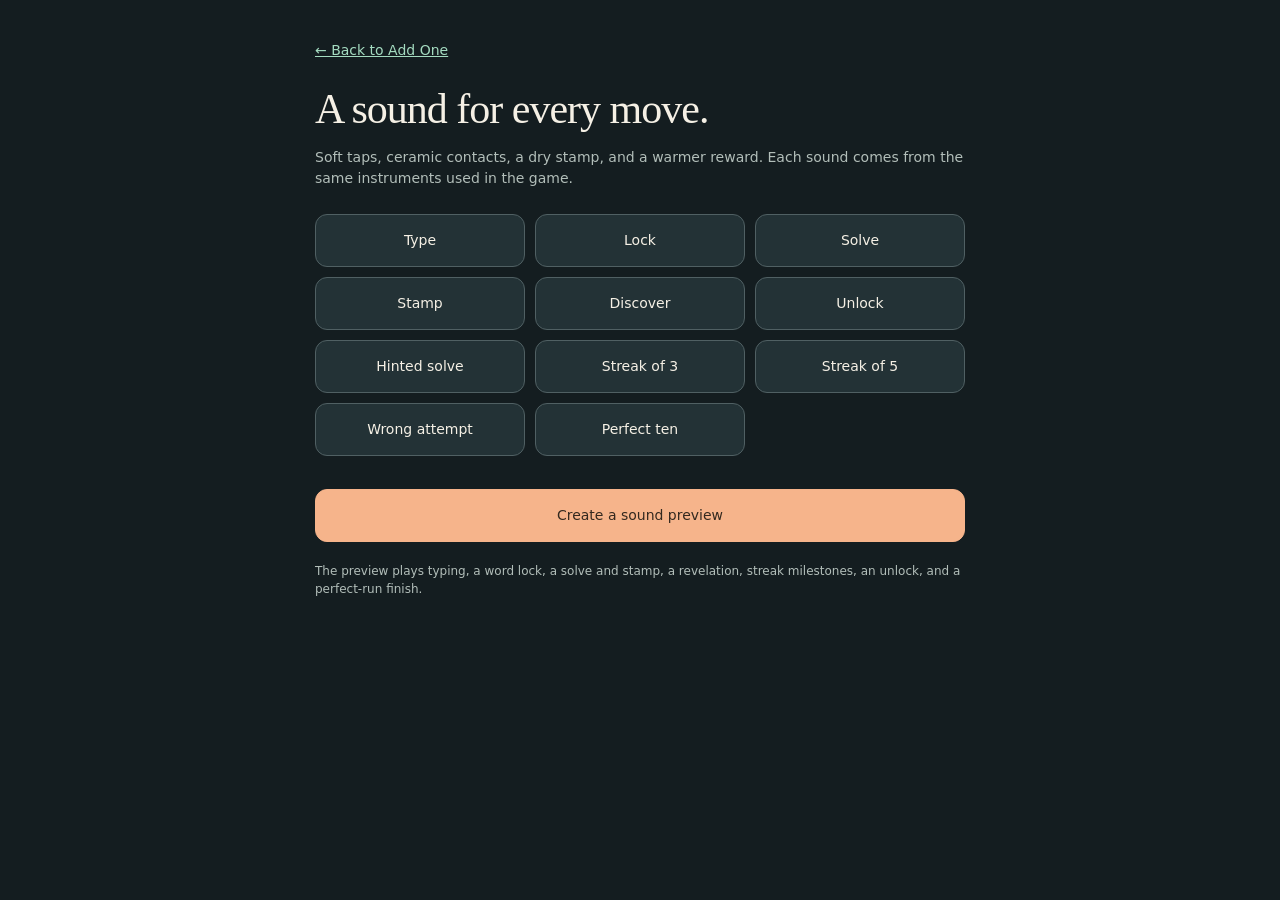
<file: audio-preview.html>
<!doctype html><html lang="en"><head><meta charset="utf-8"><meta name="viewport" content="width=device-width,initial-scale=1"><title>Add One · Sound palette</title><style>
:root{color-scheme:dark}*{box-sizing:border-box}body{margin:0;padding:40px 20px;background:#141d20;color:#f5f0e5;font:14px/1.5 system-ui,sans-serif}main{max-width:650px;margin:auto}a{color:#a4dbc0}h1{font:42px Georgia,serif;letter-spacing:-1px;margin:24px 0 12px}p{color:#b2beb9}.cues{display:grid;grid-template-columns:repeat(3,1fr);gap:10px;margin:25px 0}button{background:#233236;color:#f5f0e5;border:1px solid #506063;border-radius:12px;padding:15px 10px;font:inherit;cursor:pointer}button:hover{border-color:#f6b48b}button:focus-visible{outline:2px solid #f6b48b;outline-offset:3px}.primary{background:#f6b48b;color:#34291f;border-color:#f6b48b;width:100%;margin:8px 0}audio{width:100%;margin-top:15px}#result{margin-top:18px;color:#a4dbc0}#details{font-size:12px;color:#b2beb9;white-space:pre-wrap}.small{font-size:12px}button:disabled{opacity:.5;cursor:default}@media(max-width:400px){.cues{grid-template-columns:repeat(2,1fr)}}
</style></head><body><main><a href="./">← Back to Add One</a><h1>A sound for every move.</h1><p>Soft taps, ceramic contacts, a dry stamp, and a warmer reward. Each sound comes from the same instruments used in the game.</p><div class="cues" id="cues"></div><button class="primary" id="render">Create a sound preview</button><p class="small">The preview plays typing, a word lock, a solve and stamp, a revelation, streak milestones, an unlock, and a perfect-run finish.</p><div id="result" role="status"></div><audio id="player" controls class="hidden" hidden></audio><p id="details"></p><a id="download" hidden>Save WAV</a></main><script src="sound.js"></script><script>
let context,engine;
if('serviceWorker' in navigator&&location.protocol.startsWith('http'))navigator.serviceWorker.register('./sw.js').catch(()=>{});
const entries=[['key','Type'],['word1','Lock'],['solve','Solve'],['stamp','Stamp'],['reveal','Discover'],['unlock','Unlock'],['hinted','Hinted solve'],['streak3','Streak of 3'],['streak5','Streak of 5'],['wrong','Wrong attempt'],['complete','Perfect ten']];
for(const [kind,label] of entries){const b=document.createElement('button');b.textContent=label;b.onclick=async()=>{const Audio=window.AudioContext||window.webkitAudioContext;if(!context){context=new Audio();engine=AddOneSound.createEngine(context);}await context.resume();engine.stop();engine.play(kind);};document.getElementById('cues').appendChild(b);}
function wav(buffer){
  const channels=buffer.numberOfChannels,length=buffer.length,bytes=44+length*channels*2,view=new DataView(new ArrayBuffer(bytes));
  const text=(offset,value)=>{for(let i=0;i<value.length;i++)view.setUint8(offset+i,value.charCodeAt(i));};
  text(0,'RIFF');view.setUint32(4,bytes-8,true);text(8,'WAVE');text(12,'fmt ');view.setUint32(16,16,true);view.setUint16(20,1,true);view.setUint16(22,channels,true);view.setUint32(24,buffer.sampleRate,true);view.setUint32(28,buffer.sampleRate*channels*2,true);view.setUint16(32,channels*2,true);view.setUint16(34,16,true);text(36,'data');view.setUint32(40,bytes-44,true);
  let peak=0,sum=0,tailPeak=0;const data=Array.from({length:channels},(_,c)=>buffer.getChannelData(c));
  for(let i=0;i<length;i++)for(let c=0;c<channels;c++){const value=data[c][i];if(!Number.isFinite(value))throw Error('Invalid audio sample');peak=Math.max(peak,Math.abs(value));sum+=value*value;if(i>length-buffer.sampleRate*.2)tailPeak=Math.max(tailPeak,Math.abs(value));view.setInt16(44+(i*channels+c)*2,Math.round(Math.max(-1,Math.min(1,value))*(value<0?32768:32767)),true);}
  return {blob:new Blob([view.buffer],{type:'audio/wav'}),peak,rms:Math.sqrt(sum/(length*channels)),tailPeak};
}
document.getElementById('render').onclick=async()=>{
  const button=document.getElementById('render'),status=document.getElementById('result');button.disabled=true;status.textContent='Creating preview…';
  try{
    const Offline=window.OfflineAudioContext||window.webkitOfflineAudioContext;const offline=new Offline(2,48000*14,48000),sound=AddOneSound.createEngine(offline);
    for(const delay of [.1,.22,.34,.46,.58])sound.play('key',{delay,isolated:true});
    for(const [kind,delay] of [['word1',1.1],['solve',2.2],['stamp',2.43],['reveal',3.6],['revealEnd',4.22],['streak3',5],['streak5',6.3],['unlock',8],['complete',11]])sound.play(kind,{delay,isolated:true});
    const output=wav(await offline.startRendering());
    if(output.peak>=.98||output.peak<.01||output.tailPeak>.001)throw Error('Audio level check failed');
    const cancellation=new Offline(2,48000,48000),quiet=AddOneSound.createEngine(cancellation);
    quiet.play('unlock',{delay:.005});quiet.stop();
    if(wav(await cancellation.startRendering()).peak>.001)throw Error('Cancellation check failed');
    const reader=new FileReader();reader.onload=()=>{const player=document.getElementById('player');player.src=reader.result;player.hidden=false;const link=document.getElementById('download');link.href=reader.result;link.download='add-one-sound-palette.wav';link.hidden=false;status.textContent='Preview ready';document.getElementById('details').textContent='14 seconds · stereo · 48 kHz\nPeak '+(20*Math.log10(output.peak)).toFixed(1)+' dBFS · RMS '+(20*Math.log10(output.rms)).toFixed(1)+' dBFS\nClean tail · no clipped or invalid samples';};reader.readAsDataURL(output.blob);
  }catch(error){status.textContent='Preview failed: '+error.message;}finally{button.disabled=false;}
};
</script></body></html>
</file>
<file: polish.css>
/* Add One: the little word machine. All assets remain local and offline-ready. */
:root,:root[data-theme="dark"]{
  color-scheme:dark;--bg:#141d20;--panel:#1c282b;--panel2:#233236;--b:#344447;--b2:#506063;
  --t:#f5f0e5;--m:#b2beb9;--a:#f6b48b;--g:#a4dbc0;--r:#ef9c97;--w:#f1cb8c;
  --tile:#f1ecdf;--ink:#253535;--accent-ink:#34291f;--shadow:0 24px 65px #0003;
  --glassTop:#141d20ed;--glassBottom:#141d20f5;--shine:#ffffff05;
}
:root[data-theme="light"]{
  color-scheme:light;--bg:#f4efe5;--panel:#fffaf1;--panel2:#eae5da;--b:#d8d4c8;--b2:#a5ada2;
  --t:#233a36;--m:#5c7067;--a:#f4ad80;--g:#276c55;--r:#a74040;--w:#835b20;
  --tile:#fffcf4;--ink:#253535;--accent-ink:#34291f;--shadow:0 24px 65px #423c2510;
  --glassTop:#f4efe5ed;--glassBottom:#f4efe5f5;--shine:#ffffff22;
}
body{background:radial-gradient(ellipse at 50% 15%,#83bda009,transparent 65%),var(--bg);font-family:"Segoe UI",system-ui,sans-serif;line-height:1.5}
body:has(.modal:not(.hidden)){overflow:hidden}
body::before{content:"";position:fixed;inset:0;pointer-events:none;opacity:.13;background-image:url("data:image/svg+xml,%3Csvg viewBox='0 0 160 160' xmlns='http://www.w3.org/2000/svg'%3E%3Cfilter id='n'%3E%3CfeTurbulence type='fractalNoise' baseFrequency='.8' numOctaves='3' stitchTiles='stitch'/%3E%3C/filter%3E%3Cpath fill='%23888' filter='url(%23n)' opacity='.22' d='M0 0h160v160H0z'/%3E%3C/svg%3E");z-index:-1}
button,input,select{font:inherit}button{font-size:13px;font-weight:650;letter-spacing:.01em;min-height:44px;border-radius:12px;border:1px solid var(--b);color:var(--t);background:var(--panel2);box-shadow:none;transition:background .15s,transform .15s,border-color .15s}
button:hover:not(:disabled){border-color:var(--m);transform:translateY(-1px)}button:active:not(:disabled){transform:translateY(2px);box-shadow:none}
button:focus-visible,a:focus-visible,select:focus-visible,summary:focus-visible{outline:2px solid var(--a);outline-offset:4px}
button.primary{background:var(--a);border-color:var(--a);color:var(--accent-ink);box-shadow:0 4px 0 #0002}
button.success{background:var(--g);color:var(--bg);border-color:var(--g)}
button.ghost,:root[data-theme] button.ghost{background:transparent;border-color:var(--b);color:var(--t)}
.top{padding:20px 28px 12px;background:var(--glassTop);border-bottom:1px solid var(--b);box-shadow:none;backdrop-filter:blur(16px)}
.top>.row,.gameHeaderStrip{max-width:1000px;margin-left:auto;margin-right:auto}
.brand{display:flex;align-items:center;gap:10px}.brandMark{display:grid;place-items:center;width:32px;height:36px;background:var(--a);border-radius:8px;color:var(--accent-ink);font-size:28px;font-weight:500;box-shadow:0 3px 0 #0003;transform:rotate(-6deg)}
.h1{font-family:Georgia,serif;font-size:24px;letter-spacing:-1px;font-weight:500}.top .sub{display:none}
body:not(.game-active) .gameHeaderStrip{display:none}.gameHeaderControls button{min-width:36px;min-height:36px;width:36px;height:36px;padding:7px}.gameHeaderControls svg,.cornerToggles svg{width:19px;height:19px;display:block}
.main{padding:44px 20px 40px;justify-content:center}.card{width:min(600px,100%);border:0;box-shadow:none;background:transparent;padding:0;border-radius:0}
.homeCard{gap:0;overflow:visible}.homeCard::before{display:none}.homeToolbar{display:flex!important;justify-content:space-between;margin:0!important;gap:12px}.cornerToggles{display:flex;gap:6px}.cornerToggles button{width:36px;height:36px;min-height:36px;padding:8px;border:0!important;border-radius:50%}.homeToolbar #how{min-height:36px;font-size:12px;padding:6px 12px}
.hero{text-align:center;padding:24px 0 26px}.eyebrow{font-size:10px;letter-spacing:.2em;text-transform:uppercase;color:var(--m);font-weight:750}.hero h1{font-family:Georgia,"Times New Roman",serif;font-weight:400;font-size:clamp(45px,8vw,64px);line-height:1.05;letter-spacing:-2.8px;margin:13px 0 14px}.hero h1 em{font-style:italic;color:var(--a)}.hero p{color:var(--m);font-size:14px;margin:0 auto;max-width:340px}
.heroMachine{margin:26px auto 22px;display:flex;justify-content:center;align-items:center;gap:7px;height:64px}.demoTile{width:43px;height:54px;border-radius:8px;display:grid;place-items:center;font-size:23px;font-weight:750;background:var(--tile);color:var(--ink);box-shadow:0 4px 0 #a8b0a1,0 8px 16px #0002}.demoTile.added{background:var(--a);box-shadow:0 4px 0 #af795b,0 8px 16px #0002;animation:demoInsert 5s cubic-bezier(.22,1,.36,1) infinite}.demoArrow{color:var(--m);margin:0 8px;font-size:21px}.demoWord{display:flex;gap:5px}.demoWord.small .demoTile{width:30px;height:39px;font-size:17px;opacity:.65}.heroCaption{font-family:Georgia,serif;font-style:italic;color:var(--m);font-size:13px}
@keyframes demoInsert{0%,12%{transform:translateY(-14px) rotate(-8deg);opacity:.2}25%,85%{transform:translateY(0);opacity:1}100%{transform:translateY(-14px) rotate(-8deg);opacity:.2}}
.dailyInvitation{padding:17px 20px;background:var(--panel);border:1px solid var(--b);border-radius:16px;display:flex;justify-content:space-between;align-items:center;gap:12px;margin-bottom:16px}.dailyInvitation b{display:block;font-family:Georgia,serif;font-size:20px;font-weight:400;letter-spacing:-.4px}.dailyInvitation p{font-size:12px;color:var(--m);margin:4px 0 0}.dailyStamp{color:var(--a);font-size:24px}
.modeCards{display:grid;grid-template-columns:repeat(3,1fr);gap:8px}.modeCard{min-height:85px;text-align:left;padding:12px;background:transparent!important;border:1px solid var(--b)!important;display:flex;flex-direction:column;gap:4px;color:var(--t)!important;border-radius:12px}.modeCard span{font-size:14px;font-weight:700}.modeCard small{font-size:11px;color:var(--m);font-weight:400}.modeCard[aria-pressed="true"]{border-color:var(--a)!important;background:color-mix(in srgb,var(--a) 7%,transparent)!important}.modeCard[aria-pressed="true"] span{color:var(--a)}
.homeCard .actions.homeActions{display:flex;flex-direction:column;gap:14px;margin:16px 0 0}.difficultyRow{display:flex;align-items:center;justify-content:space-between;gap:12px}.difficultyRow>span{font-size:11px;color:var(--m)}.difficultyButtons{display:flex;gap:3px;padding:4px;border:1px solid var(--b);border-radius:10px;background:transparent}.difficultyButtons button{font-size:11px;min-height:32px;padding:5px 12px;border:0!important;box-shadow:none!important;background:transparent!important;color:var(--m)!important;border-radius:6px}.difficultyButtons button.active{background:var(--panel2)!important;color:var(--t)!important}.homeCard .modeDesc{border:0;background:transparent;padding:0;min-height:35px;font-size:12px;color:var(--m);line-height:1.5;text-align:left}.modeDesc b{display:none}
.homeCard #startSelected{width:100%;min-height:54px;font-size:15px;border-radius:12px}.dailyPulse{animation:none!important}.homeLinks{display:flex;justify-content:center;gap:6px;margin:23px 0 12px}.homeLinks button{min-height:36px!important;font-size:12px!important;border:0!important;color:var(--m)!important;padding:5px 12px}.homeNote{text-align:center;color:var(--m);font-size:10px;letter-spacing:.06em;margin:15px 0}.dailyStatus{display:none!important}.bankStatus{font-size:12px;border:1px solid var(--r);padding:10px;border-radius:8px}
.collection{border-top:1px solid var(--b);margin-top:10px;padding-top:16px}.collection summary{font-size:12px;color:var(--m);cursor:pointer;list-style:none;display:flex;justify-content:space-between}.collection summary::after{content:"+";color:var(--a)}.collection[open] summary::after{content:"−"}.finishOptions{display:grid;grid-template-columns:repeat(3,1fr);gap:8px;margin-top:12px}.finishOption{display:grid;gap:7px;justify-items:center;padding:12px 6px;background:transparent}.finishOption[aria-pressed="true"]{border-color:var(--a)}.finishOption small{font-size:10px;color:var(--m)}.finishSwatch{width:27px;height:32px;display:grid;place-items:center;border-radius:5px;box-shadow:0 3px 0 #0003;color:#253535;background:#f1ecdf}.finishSwatch.mint{background:#bde7d2}.finishSwatch.rose{background:#f1c2b4}
body[data-finish="mint"]{--tile:#cce7da}body[data-finish="rose"]{--tile:#f1d2c7}
.game-active .main{padding-top:30px;padding-bottom:24px;justify-content:flex-start}.game-active .card{max-width:600px}.gameHeaderStrip{margin-top:12px}.stats{gap:24px}.stat{text-align:right}.k{font-size:9px;text-transform:uppercase;letter-spacing:.13em}.v{font-size:20px;font-weight:600;font-variant-numeric:tabular-nums}.stat:last-child .v{color:var(--m)}.stat:first-child .v{color:var(--g)}
.progress{gap:5px}.pip,.pip.active,:root[data-theme] .pip{width:22px;height:4px;border:0;border-radius:3px;background:var(--b);outline:none}.pip.active{background:var(--a)!important}.pip.good,:root[data-theme] .pip.good{background:var(--g)}.pip.bad,:root[data-theme] .pip.bad{background:var(--r)}
.streakMeter{border:1px solid var(--b);background:transparent;box-shadow:none;padding:5px 10px;gap:6px}.streakMeter span{font-size:9px}.streakMeter i{font-size:10px}.streakDots{display:none}.streakMeter.streakHot{border-color:var(--a);background:transparent}.streakMeter.streakHot b{color:var(--a)}
.clues{background:transparent;border:0;padding:0;gap:8px;margin:0}.clueHeader{padding:0 2px;margin-bottom:9px}.clueHeader>span{font-size:10px;letter-spacing:.18em;text-transform:uppercase;color:var(--m)}.puzzleActions{gap:6px}.compactAction{font-size:11px;min-height:32px;padding:5px 10px;border-radius:8px}.clue{padding:14px 16px;background:var(--panel);border:1px solid var(--b);border-radius:12px;box-shadow:none;grid-template-columns:26px 1fr;line-height:1.4;font-size:15px;gap:10px}.badge{color:var(--m);background:transparent;border:1px solid var(--b);font-size:11px;width:23px;height:23px;border-radius:50%}
.board{gap:18px;padding:0;margin:32px 0 24px}.lbl{font-size:9px;text-transform:uppercase;letter-spacing:.16em;padding:0 3px;margin-bottom:5px}.hint{letter-spacing:0;text-transform:none}.tiles{gap:var(--tile-gap,7px)}
.tile,:root[data-theme] .tile{width:var(--tile-size,52px);height:calc(var(--tile-size,52px) * 1.2);border-radius:9px;border:1px solid #fff4;background:var(--tile);color:var(--ink);box-shadow:0 4px 0 #a4aca0,0 7px 12px #0002;font-size:calc(var(--tile-size,52px) * .46);font-weight:750;letter-spacing:0}
.tile.filled,:root[data-theme] .tile.filled{background:var(--tile);border-color:#fff5}.tile.active,:root[data-theme] .tile.active{outline:2px solid var(--a);outline-offset:5px;box-shadow:0 4px 0 #a4aca0,0 0 0 6px #f6b48b10}.tile.plus,:root[data-theme] .tile.plus{background:var(--a);color:var(--accent-ink);border-color:#ffd4b5;box-shadow:0 4px 0 #ae785b,0 7px 12px #0002}.tile.plus.filled,:root[data-theme] .tile.plus.filled{background:var(--a);color:var(--accent-ink);border-color:#ffd4b5;box-shadow:0 4px 0 #ae785b,0 7px 12px #0002}.row-locked .tile,:root[data-theme] .row-locked .tile{border-color:var(--g);background:var(--tile)}.rowb:not(.word-active):not(.row-locked){opacity:.7;filter:none}
.transformRail{height:26px;gap:10px}.transformRail::before,.transformRail::after{background:var(--b);height:1px}.transformRail span{border:0;background:transparent;box-shadow:none;font-size:9px;color:var(--m);letter-spacing:.12em;text-transform:uppercase}.transformRail span::before{content:"+ ";color:var(--a);font-size:15px}.transformRail.hot span{color:var(--g);background:transparent}
.playTip{background:transparent;border:0;text-align:center;padding:0;font-size:11px;color:var(--m)}.resultBar{margin-top:18px;min-height:45px}.feedback{font-size:12px;line-height:1.5;font-weight:400}.contextualNext{min-height:40px!important}.fly{background:var(--tile);color:var(--ink);border:1px solid #fff7;box-shadow:0 4px 0 #a4aca0;font-size:22px}.scorePop,.scorePop.tier-2,.scorePop.tier-3{color:var(--g);text-shadow:none;font-size:22px}.timer-danger{color:var(--r)!important;animation:none}
.kbwrap{background:var(--glassBottom);border-color:var(--b);box-shadow:none;padding:15px 12px calc(18px + env(safe-area-inset-bottom))}.kb{width:min(540px,100%);gap:8px}.krow{gap:6px}.key,:root[data-theme] .key{background:var(--panel2);border:1px solid var(--b);border-bottom:3px solid var(--b);box-shadow:none;border-radius:8px;min-width:0;height:44px;max-width:46px;color:var(--t);font-weight:600;font-size:13px}.key.wide{background:var(--panel2);max-width:76px;font-size:10px}.kbSubmit{min-height:43px;margin-top:4px;font-size:12px}.key:active{transform:translateY(2px);border-bottom-width:1px}
.modal{background:#0b1517b8;backdrop-filter:blur(12px);padding:18px}.sheet{background:var(--panel);border:1px solid var(--b);border-radius:22px;padding:26px;width:min(560px,100%);max-height:90dvh;overflow:auto;box-shadow:0 35px 100px #0005}.sheet h2{font-family:Georgia,serif;font-weight:400;font-size:24px}.sheet .row>button{min-height:32px;font-size:11px;padding:5px 10px}.big{font-family:Georgia,serif;font-size:64px;line-height:1.15;letter-spacing:-2px;margin:18px 0 4px}.scoreLabel{font-size:9px;letter-spacing:.2em;text-transform:uppercase;color:var(--m)}.awardBanner{background:transparent;border:0;padding:0;color:var(--a);font-size:12px;margin:10px 0}.miniGrid{display:flex;gap:5px;margin:20px 0}.mini{flex:1;height:8px;border:0;border-radius:3px}.mini.good{background:var(--g)}.mini.bad{background:var(--r)}
.resultNumbers{display:grid;grid-template-columns:repeat(3,1fr);border-top:1px solid var(--b);border-bottom:1px solid var(--b);padding:17px 0;margin:20px 0}.resultNumbers div{display:grid;gap:3px;text-align:center}.resultNumbers b{font-size:20px;font-weight:600}.resultNumbers small{font-size:9px;color:var(--m);letter-spacing:.12em;text-transform:uppercase}.resultHighlight{text-align:center;padding:16px 10px;margin:16px 0;background:var(--panel2);border-radius:12px}.resultHighlight p{font-size:10px;color:var(--m);margin:0 0 8px}.resultHighlight strong{font-family:Georgia,serif;font-size:22px;font-weight:400}.resultHighlight strong span{color:var(--a);margin:0 10px}.resultHighlight small{display:block;font-size:10px;color:var(--m);margin-top:6px}.resultBreakdown{font-size:11px;color:var(--m);line-height:1.8}.resultUnlock{font-size:12px;color:var(--a);padding:12px 0}.sheet .actions{gap:8px}.sheet .actions button{flex:1;min-width:110px}.sheet .actions #again{flex-basis:100%}.shareStatus{font-size:11px;text-align:center;min-height:20px;color:var(--m);margin-top:10px}
.miniBox,.statBox,.metric,.howDemo{background:var(--panel2)!important;border-color:var(--b)!important}.howDemo .tile{width:35px;height:43px;font-size:18px}.howRow{padding:10px 0}
@media(min-width:800px){body:not(.game-active) .main{padding-top:36px}.hero{padding-top:20px}.homeCard{width:560px}.game-active .main{padding-top:45px}.game-active .board{margin-top:40px;gap:22px}.game-active .clue{font-size:17px}.game-active .kbwrap{position:sticky;margin-top:auto}}
@media(max-width:520px){.top{padding:13px 18px 10px}.h1{font-size:22px}.main{padding:20px 20px 28px}.hero{padding:25px 0 22px}.hero h1{font-size:48px}.heroMachine{gap:5px;margin:24px 0 18px}.demoTile{width:34px;height:44px;font-size:20px}.demoWord.small .demoTile{width:24px;height:33px;font-size:14px}.demoArrow{margin:0 4px}.dailyInvitation{padding:14px 16px}.dailyInvitation b{font-size:18px}.modeCard{min-height:79px;padding:10px}.modeCard span{font-size:12px}.modeCard small{font-size:10px}.difficultyButtons button{padding:5px 9px}.homeCard .modeDesc{font-size:11px}.homeLinks{margin-top:18px}.game-active .app{height:100dvh}.game-active .top{padding:12px 14px 8px}.game-active .top>.row{grid-template-columns:1fr auto auto;gap:10px;align-items:center}.game-active .h1{font-size:20px}.game-active .brandMark{width:22px;height:26px;font-size:21px;border-radius:5px}.game-active .brand{gap:7px}.game-active .stats{gap:12px}.game-active .v{font-size:16px}.game-active .k{font-size:8px;letter-spacing:.05em}.game-active .streakMeter{padding:4px 6px;min-height:24px;gap:3px}.game-active .streakMeter span,.game-active .streakMeter i{display:none}.game-active .streakMeter b{font-size:12px}.game-active .streakMeter b::before{content:"+ ";color:var(--a)}.game-active .main{padding:18px 18px 8px;overflow:auto;min-height:0;flex:1}.game-active .gameCard{padding:0;width:100%;margin:0 auto}.game-active .clues{padding:0;gap:6px}.game-active .clue{padding:11px 12px;font-size:13px}.game-active .clueHeader{margin-bottom:5px}.game-active .board{margin:24px 0 16px;gap:14px}.game-active .lbl{font-size:8px}.game-active .tile{height:calc(var(--tile-size) * 1.2);font-size:calc(var(--tile-size) * .46)}.game-active .resultBar{margin-top:12px}.game-active .kbwrap{position:relative;flex-shrink:0;padding:10px 8px calc(12px + env(safe-area-inset-bottom))}.game-active .key{height:39px;font-size:12px}.game-active .key.wide{font-size:9px}.game-active .kb{gap:6px}.game-active .kbSubmit{min-height:36px}.sheet{padding:22px}.big{font-size:54px}.pip{width:16px}.gameHeaderStrip{gap:10px}.sheet h2{font-size:22px}}
@media(max-width:360px){.main{padding-left:14px;padding-right:14px}.hero h1{font-size:42px}.difficultyRow>span{display:none}.difficultyButtons{width:100%;justify-content:space-between}.modeCard{padding:9px 7px}.game-active .stats{gap:7px}.game-active .brandMark{display:none}.game-active .main{padding:12px}.game-active .board{margin:18px 0 12px}.game-active .clue{font-size:12px}.game-active .key{height:35px}.game-active .top>.row{gap:6px}.game-active .streakMeter{display:none!important}}
@media(max-width:520px){:root[data-theme] .game-active .key{height:39px;font-size:12px}}
@media(max-height:680px) and (max-width:520px){
  :root[data-theme] .game-active .tile{height:min(40px,calc(var(--tile-size) * 1.15));font-size:18px;border-radius:7px}
  :root[data-theme] .game-active .key{height:30px;font-size:11px;border-radius:6px}
  .game-active .top{padding:6px 12px}.game-active .h1{font-size:18px}.game-active .v{font-size:14px}.game-active .k{font-size:7px}.game-active .gameHeaderStrip{margin-top:5px}.game-active .gameHeaderControls button{width:28px;height:28px;min-height:28px;padding:5px}.game-active .main{padding:10px 12px 6px}.game-active .clueHeader{margin-bottom:3px}.game-active .compactAction{min-height:27px;padding:3px 8px;font-size:10px}.game-active .clue{padding:7px 10px;font-size:11px;line-height:1.25;min-height:33px}.game-active .badge{width:20px;height:20px;font-size:10px}.game-active .board{margin:14px 0 8px;gap:8px}.game-active .rowb{gap:4px}.game-active .lbl{margin-bottom:1px}.game-active .tile{height:min(40px,calc(var(--tile-size) * 1.15));font-size:18px;border-radius:7px}.game-active .transformRail{height:20px}.game-active .transformRail span{font-size:8px}.game-active .playTip{font-size:9px;line-height:1.3}.game-active .resultBar{margin-top:7px;min-height:30px}.game-active .feedback{font-size:10px;line-height:1.3}.game-active .contextualNext{min-height:30px!important;padding:4px 8px;font-size:10px}.game-active .kbwrap{padding:6px 6px calc(8px + env(safe-area-inset-bottom))}.game-active .kb{gap:5px}.game-active .key{height:30px;font-size:11px;border-radius:6px}.game-active .key.wide{font-size:8px}.game-active .kbSubmit{min-height:30px;margin-top:2px;font-size:11px}
}
#cardPreview{font-size:12px;text-align:center;margin-top:10px}#cardPreview img{display:block;max-width:100%;height:auto;border-radius:12px;margin:12px auto}#cardPreview summary{cursor:pointer;color:var(--m)}#cardPreview a{display:inline-block;color:var(--g);padding:10px}
:root[data-theme="light"] .hero h1 em,:root[data-theme="light"] .modeCard[aria-pressed="true"] span,:root[data-theme="light"] .dailyStamp{color:#a75530}
.game-active .row-locked .tile{opacity:.9}.game-active .tile{flex:0 1 var(--tile-size,52px)}.rowb.row-locked{opacity:1}.game-active .rowb.word-active{opacity:1}
.homeCard .modeDesc{font-weight:400}.statsGrid .modeCard{min-height:0;display:block;background:var(--panel2)!important}
@media(max-width:520px){.hero{padding:18px 0}.hero h1{font-size:44px;margin:10px 0}.heroMachine{margin:20px 0 14px;height:54px}.hero p{font-size:12px}.dailyInvitation{margin-bottom:12px}.homeCard .actions.homeActions{margin-top:12px;gap:12px}.difficultyRow>span{font-size:10px}.game-active .key:focus-visible{outline-offset:1px}.homeLinks{gap:0}.homeLinks button{font-size:10px!important;padding:5px 8px}}
@media(prefers-reduced-motion:reduce){*,*::before,*::after{animation:none!important;transition:none!important;scroll-behavior:auto!important}.fly,.scorePop,.confetti{display:none!important}}
#statsModal .sheet { box-sizing: border-box; }
#statsBody { display: grid; gap: 24px; margin-top: 18px; }
.progressOverview {
  display: grid;
  grid-template-columns: repeat(2, minmax(0, 1fr));
  gap: 8px;
}
.progressOverview > div {
  display: grid;
  gap: 4px;
  padding: 12px;
  background: var(--panel2);
  border: 1px solid var(--b);
  border-radius: 12px;
}
.progressOverview .progressStreak {
  grid-column: 1 / -1;
  padding: 16px;
  border-color: var(--a);
}
.progressOverview strong {
  font: 400 30px/1.1 Georgia, serif;
  font-variant-numeric: tabular-nums;
}
.progressStreak strong { font-size: 42px; }
.progressOverview span, .progressRows small, .progressGoal small {
  display: block;
  color: var(--m);
  font-size: 12px;
}
.progressSection h3 { margin: 0 0 8px; font-size: 16px; }
.progressSection .row h3 { margin: 0; }
.progressRows { margin: 0; padding: 0; list-style: none; }
.progressRows li {
  display: flex;
  justify-content: space-between;
  align-items: baseline;
  gap: 12px;
  padding: 9px 0;
  border-bottom: 1px solid var(--b);
  font-size: 13px;
}
.progressRows strong { text-align: right; flex-shrink: 0; }
.progressRows small, .progressGoal small { margin-top: 4px; }
.progressDetails { margin: 10px 0; }
.progressDetails summary { cursor: pointer; padding: 6px 0; font-size: 13px; }
.achievementProgress { display: block; width: 100%; height: 8px; margin: 10px 0; accent-color: var(--g); }
.progressGoal { margin: 12px 0; font-size: 13px; }
#progressCollection { margin-top: 6px; }
</file>
<file: finishes.css>
/* Every finish uses the same readable letter face and a distinct material. */
[data-finish]{--skin-surface:var(--tile,#f1ecdf);--skin-ink:#253535;--skin-depth:#a4aca0;--skin-edge:#ffffff70;--skin-texture:none;--skin-animation:none;--skin-blend:normal;--skin-size:100% 100%}
[data-finish="ivory"]{--skin-surface:#f1ecdf}
[data-finish="mint"]{--skin-surface:linear-gradient(145deg,#d0f2df,#93c9b4);--skin-depth:#658e7e;--skin-texture:linear-gradient(120deg,#fff5,transparent 45%)}
[data-finish="rose"]{--skin-surface:linear-gradient(150deg,#efc2ac,#d49a83);--skin-depth:#a36b58;--skin-texture:repeating-radial-gradient(circle at 20% 10%,#fff1 0 1px,transparent 1px 3px)}
[data-finish="bronze"]{--skin-surface:linear-gradient(120deg,#a76436,#edc399 25%,#b67843 45%,#f0c59a 68%,#9d6035);--skin-depth:#75472e;--skin-edge:#eac5a4;--skin-texture:repeating-linear-gradient(0deg,#fff1 0 1px,#0001 1px 2px);--skin-ink:#37251a}
[data-finish="silver"]{--skin-surface:linear-gradient(120deg,#8998a6,#e7eff3 28%,#aebbc6 45%,#f5faff 70%,#9aa9b7);--skin-depth:#657784;--skin-edge:#f4fbff;--skin-texture:linear-gradient(115deg,transparent 20%,#fff9 45%,transparent 70%);--skin-size:240% 100%;--skin-animation:metalSweep 6s ease-in-out infinite;--skin-ink:#293540}
[data-finish="gold"]{--skin-surface:linear-gradient(130deg,#b68a31,#fae69e 24%,#deb44e 48%,#fff0b2 70%,#ba8b30);--skin-depth:#9b7125;--skin-edge:#ffedb4;--skin-texture:linear-gradient(115deg,transparent 20%,#fff9 45%,transparent 70%);--skin-size:240% 100%;--skin-animation:metalSweep 5s ease-in-out infinite;--skin-ink:#463211}
[data-finish="platinum"]{--skin-surface:linear-gradient(135deg,#b8c9d4,#fff 25%,#d8e5ee 45%,#f6e8ff 65%,#a9d3d8);--skin-depth:#7d98a8;--skin-edge:#fff;--skin-texture:linear-gradient(115deg,transparent 20%,#fff 45%,#d9cfff77 55%,transparent 70%);--skin-size:240% 100%;--skin-animation:metalSweep 4s ease-in-out infinite;--skin-ink:#2d424e}
[data-finish="grass"]{--skin-surface:linear-gradient(#b7d48c,#7fab69);--skin-depth:#4d7446;--skin-edge:#c6e7a3;--skin-ink:#1d3c26;--skin-texture:repeating-linear-gradient(78deg,transparent 0 5px,#294e2726 5px 6px,transparent 6px 11px,#efffc126 11px 12px)}
[data-finish="cherry"]{--skin-surface:linear-gradient(140deg,#ad3a52,#842438);--skin-depth:#541d2b;--skin-edge:#e07b8e;--skin-ink:#fff4e7;--skin-texture:linear-gradient(135deg,#fff3,transparent 42%)}
[data-finish="cobalt"]{--skin-surface:linear-gradient(145deg,#3b689e,#254d83);--skin-depth:#1b345b;--skin-edge:#6b96c8;--skin-ink:#f4f6ee;--skin-texture:radial-gradient(ellipse at 30% 10%,#fff3,transparent 65%)}
[data-finish="marble"]{--skin-surface:linear-gradient(145deg,#fcfaf2,#deded4);--skin-depth:#a1a69c;--skin-edge:#fff;--skin-texture:repeating-linear-gradient(132deg,transparent 0 14px,#75867d38 15px,transparent 16px 25px,#75867d24 27px,transparent 29px 50px)}
[data-finish="ocean"]{--skin-surface:linear-gradient(150deg,#9be4dd,#5da9c2);--skin-depth:#397f94;--skin-edge:#b8f2e9;--skin-ink:#154558;--skin-texture:repeating-radial-gradient(ellipse at 10% 100%,transparent 0 7px,#efffff40 8px 9px,transparent 10px 18px);--skin-size:140% 140%;--skin-animation:waterDrift 8s ease-in-out infinite alternate}
[data-finish="sakura"]{--skin-surface:linear-gradient(140deg,#f5d6e0,#dfa6bd);--skin-depth:#b27c94;--skin-edge:#ffe7ef;--skin-ink:#59334a;--skin-texture:radial-gradient(ellipse at 10% 15%,#fff9 0 2px,transparent 3px),radial-gradient(ellipse at 75% 45%,#b85b8055 0 2px,transparent 3px),radial-gradient(ellipse at 40% 80%,#fff8 0 2px,transparent 3px);--skin-size:25px 32px;--skin-animation:petalFall 12s linear infinite}
[data-finish="flurry"]{--skin-surface:linear-gradient(145deg,#e8f8fc,#a5d0e4);--skin-depth:#7ca9bb;--skin-edge:#f3fcff;--skin-ink:#264959;--skin-texture:radial-gradient(circle at 20% 20%,#fff 0 1px,transparent 2px),radial-gradient(circle at 70% 65%,#fff 0 1.5px,transparent 2.5px),radial-gradient(circle at 45% 90%,#fff 0 1px,transparent 2px);--skin-size:26px 36px;--skin-animation:snowFall 5s linear infinite}
[data-finish="sunset"]{--skin-surface:linear-gradient(155deg,#f3cb9b,#e9a8a0 48%,#b598bd);--skin-depth:#98788b;--skin-edge:#ffdbbd;--skin-ink:#57333f;--skin-texture:linear-gradient(0deg,#fff2,transparent 65%)}
[data-finish="honeycomb"]{--skin-surface:linear-gradient(140deg,#f0ce7e,#dba64f);--skin-depth:#ab7d32;--skin-edge:#ffe9ab;--skin-ink:#533916;--skin-texture:repeating-linear-gradient(60deg,transparent 0 9px,#87601c26 9px 10px),repeating-linear-gradient(-60deg,transparent 0 9px,#87601c26 9px 10px),repeating-linear-gradient(0deg,transparent 0 9px,#87601c26 9px 10px)}
[data-finish="obsidian"]{--skin-surface:linear-gradient(135deg,#172529,#31464b 35%,#17282d 39%,#28383e 70%,#111d22);--skin-depth:#071216;--skin-edge:#60727a;--skin-ink:#e2f1ef;--skin-texture:linear-gradient(120deg,transparent 30%,#acc6ca33 31%,transparent 34%)}
[data-finish="neon"]{--skin-surface:linear-gradient(145deg,#183131,#102024);--skin-depth:#09191b;--skin-edge:#b4ea68;--skin-ink:#c2f87c;--skin-texture:repeating-linear-gradient(0deg,transparent 0 11px,#b4ea681a 12px 13px),repeating-linear-gradient(90deg,transparent 0 11px,#b4ea681a 12px 13px)}
[data-finish="lava"]{--skin-surface:linear-gradient(140deg,#482b2c,#271e24);--skin-depth:#1d151a;--skin-edge:#b76545;--skin-ink:#ffdab4;--skin-texture:repeating-linear-gradient(128deg,transparent 0 19px,#ff9b4a90 20px,#f16f3b50 21px,transparent 23px 39px);--skin-size:130% 130%;--skin-animation:waterDrift 6s ease-in-out infinite alternate}
[data-finish="galaxy"]{--skin-surface:radial-gradient(ellipse at 20% 80%,#705286,transparent 65%),linear-gradient(145deg,#222d52,#422d65);--skin-depth:#1b1b34;--skin-edge:#9681bb;--skin-ink:#fff2fe;--skin-texture:radial-gradient(circle at 15% 25%,#fff 0 .7px,transparent 1.5px),radial-gradient(circle at 80% 70%,#fff 0 .8px,transparent 1.5px),radial-gradient(circle at 50% 10%,#fff9 0 .6px,transparent 1.5px);--skin-size:25px 33px}
[data-finish="rainbow"]{--skin-surface:linear-gradient(120deg,#ffc1bf,#ffe2a6 20%,#c4e6b2 40%,#b2e1eb 60%,#d1bdf0 80%,#ffc1bf);--skin-depth:#a890a6;--skin-edge:#fff4dc;--skin-ink:#3c3548;--skin-texture:linear-gradient(120deg,#fff5,transparent 50%,#fff3);--skin-size:200% 100%;--skin-animation:spectrumShift 9s ease-in-out infinite alternate}
[data-finish="aurora"]{--skin-surface:linear-gradient(150deg,#1a3b42,#34695f 40%,#594871 75%,#232e48);--skin-depth:#172b34;--skin-edge:#7dc9ae;--skin-ink:#e6ffed;--skin-texture:repeating-linear-gradient(115deg,transparent 0 14px,#a6f5c43b 18px,transparent 26px 40px);--skin-size:220% 100%;--skin-animation:spectrumShift 7s ease-in-out infinite alternate}
[data-finish="holographic"]{--skin-surface:linear-gradient(130deg,#e6d4ef,#b2dce0 20%,#f5e9a8 40%,#d3b3e7 60%,#b8ece0 80%,#e6d4ef);--skin-depth:#9c93af;--skin-edge:#fff;--skin-ink:#3e3650;--skin-texture:repeating-linear-gradient(130deg,#fff3 0 1px,transparent 1px 4px);--skin-size:240% 100%;--skin-animation:spectrumShift 5s ease-in-out infinite alternate}
[data-finish="moonstone"]{--skin-surface:radial-gradient(ellipse at 35% 20%,#a2d9e7,transparent 70%),linear-gradient(135deg,#f5f3e8,#d5cbe4 55%,#f7f3ea);--skin-depth:#989bae;--skin-edge:#f7ffff;--skin-ink:#394354;--skin-texture:radial-gradient(ellipse at 30% 40%,#fff9,transparent 50%);--skin-size:180% 140%;--skin-animation:waterDrift 9s ease-in-out infinite alternate}
.finishSurface{isolation:isolate;background:var(--skin-surface)!important;color:var(--skin-ink)!important;border-color:var(--skin-edge)!important;box-shadow:0 4px 0 var(--skin-depth),0 8px 14px #0002!important;position:relative;overflow:hidden}
.finishSurface::before{content:"";position:absolute;inset:0;border-radius:inherit;pointer-events:none;background-image:var(--skin-texture);background-size:var(--skin-size);background-repeat:repeat;mix-blend-mode:var(--skin-blend);animation:var(--skin-animation);z-index:-1}
/* Keep the material behind the glyphs, and the active outline outside the tile. */
.tile.finishSurface.active{outline-color:var(--a)}
@keyframes metalSweep{0%,20%{background-position:140% 0}75%,100%{background-position:-40% 0}}
@keyframes spectrumShift{from{background-position:0% 40%}to{background-position:100% 60%}}
@keyframes snowFall{from{background-position:0 0,0 0,0 0}to{background-position:8px 36px,8px 36px,8px 36px}}
@keyframes petalFall{from{background-position:0 0}to{background-position:12px 32px}}
@keyframes waterDrift{from{background-position:0% 20%}to{background-position:100% 80%}}
.collectionLaunch{display:flex;align-items:center;gap:15px;width:100%;padding:16px!important;margin:12px 0 0;text-align:left;border-radius:14px!important;background:var(--panel)!important}.collectionLaunch>b{font-weight:600}.collectionLaunch span:nth-child(2){display:grid;gap:4px}.collectionLaunch b{font-size:13px;font-weight:600}.collectionLaunch small{display:block;font-size:10px;color:var(--m)}.collectionLaunchTiles{display:flex;padding-left:4px;min-width:68px}.collectionLaunchTiles i{font-style:normal;display:grid;place-items:center;width:25px;height:32px;border-radius:5px;background:linear-gradient(140deg,#fae69e,#cba14d);color:#493619;box-shadow:0 3px 0 #92743c;transform:rotate(-10deg);font-size:13px;margin-left:-4px}.collectionLaunchTiles i:nth-child(2){background:linear-gradient(140deg,#dce6ec,#aebcc6);transform:rotate(2deg);box-shadow:0 3px 0 #8296a3}.collectionLaunchTiles i:nth-child(3){background:linear-gradient(140deg,#e8c3c7,#b7dcd1);transform:rotate(12deg);box-shadow:0 3px 0 #9993ad}.collectionLaunchCount{margin-left:auto;text-align:right;display:grid;gap:4px}.collectionLaunchCount b{color:var(--a);font-variant-numeric:tabular-nums}
.collectionSheet{width:min(880px,100%);padding:26px;overflow:auto}.collectionHeading{position:sticky;top:-26px;background:var(--panel);z-index:3;padding:10px 0 12px}.collectionHeading h2{margin:4px 0 0;font-size:28px}.collectionIntro{font-size:12px;color:var(--m);margin:0 0 20px}.collectionLayout{display:grid;grid-template-columns:240px 1fr;gap:22px;align-items:start}.finishPreview{padding:22px 16px;background:var(--panel2);border:1px solid var(--b);border-radius:16px;text-align:center;position:sticky;top:75px}.previewWord{display:flex;justify-content:center;gap:6px;margin:22px 0}.sampleTile{display:grid;place-items:center;width:43px;height:53px;border-radius:8px;font-size:22px;font-weight:700;line-height:1}.sampleTile.added{background:var(--a);color:var(--accent-ink);box-shadow:0 4px 0 #ad785c}.finishPreview h3{font-family:Georgia,serif;font-size:28px;font-weight:400;margin:10px 0}.finishPreview>p{font-size:12px;color:var(--m);line-height:1.6;min-height:40px}.finishTier{font-size:9px;letter-spacing:.15em;text-transform:uppercase;color:var(--m)}.finishTier[data-tier="Legendary"]{color:var(--a)}.finishTier[data-tier="Epic"]{color:#bdace4}.finishGoal{font-size:11px;line-height:1.5;margin:16px 0 10px}.finishProgress{height:4px;background:var(--b);border-radius:3px;overflow:hidden}.finishProgress>span{display:block;height:100%;background:var(--g)}.finishProgressLabel{font-size:10px;color:var(--m);margin:7px 0 14px}.finishPreview>button{width:100%;font-size:11px;padding:10px 6px}.finishPreview>button:disabled{opacity:.65}
.collectionFilters{display:flex;flex-wrap:wrap;gap:5px;margin-bottom:12px}.collectionFilters button{font-size:10px;min-height:32px;padding:5px 10px;border-radius:8px;background:transparent}.collectionFilters button[aria-pressed="true"]{background:var(--a);color:var(--accent-ink);border-color:var(--a)}.collectionGrid{display:grid;grid-template-columns:repeat(3,minmax(0,1fr));gap:8px}.finishCard{min-width:0;display:flex;flex-direction:column;align-items:center;background:transparent;padding:14px 7px 11px;border-radius:12px;gap:7px}.finishCard[aria-pressed="true"]{border-color:var(--a);background:color-mix(in srgb,var(--a) 5%,transparent)}.finishCardSample{display:flex;gap:3px;margin:3px 0 6px}.finishCard .sampleTile{width:23px;height:29px;font-size:13px;border-radius:5px;box-shadow:0 3px 0 var(--skin-depth),0 6px 8px #0001!important}.finishCardName{font-size:11px;line-height:1.2}.finishCard>small{font-size:8px;color:var(--m);line-height:1.2}.unlockedFinishes{border-top:1px solid var(--b);padding-top:18px;margin-top:18px}.unlockCards{display:flex;flex-wrap:wrap;gap:8px;margin-top:10px}.unlockCard{display:flex;align-items:center;gap:12px;flex:1;min-width:140px;padding:12px;background:var(--panel2);text-align:left}.unlockCard .sampleTile{width:30px;height:37px;font-size:17px}.unlockCard>span:last-child{font-size:12px}.unlockCard small{display:block;font-size:9px;color:var(--m);margin-top:4px}
@media(max-width:650px){.collectionSheet{padding:18px;max-height:94dvh}.collectionHeading{top:-18px}.collectionHeading h2{font-size:24px}.collectionIntro{font-size:11px;margin-bottom:12px}.collectionLayout{grid-template-columns:1fr;gap:16px}.finishPreview{position:relative;top:0;display:grid;grid-template-columns:1fr 1fr;column-gap:16px;padding:16px;text-align:left}.finishTier{grid-column:2;grid-row:1}.previewWord{grid-column:1;grid-row:1/4;margin:0;align-items:center;gap:4px}.previewWord .sampleTile{width:29px;height:38px;font-size:17px;border-radius:6px}.finishPreview h3{grid-column:2;grid-row:2;font-size:23px;margin:5px 0}.finishPreview>p{grid-column:2;grid-row:3;font-size:10px;min-height:0;margin:0}.finishGoal{grid-column:1/-1;margin:14px 0 8px}.finishProgress{grid-column:1/-1}.finishProgressLabel{grid-column:1;grid-row:6;align-self:center;margin:8px 0 0}.finishPreview>button{grid-column:2;grid-row:6;margin-top:10px;min-height:35px;font-size:10px;padding:6px}.collectionFilters{gap:4px}.collectionFilters button{font-size:9px;padding:5px 8px}.collectionGrid{gap:7px}.finishCard{padding:11px 5px}.finishCardSample{gap:3px}.finishCard .sampleTile{width:23px;height:29px}.finishCard>small{font-size:8px}.collectionLaunch{gap:12px}}
@media(max-width:360px){.collectionSheet{padding:14px}.collectionHeading{top:-14px}.collectionGrid{grid-template-columns:repeat(2,minmax(0,1fr))}.previewWord .sampleTile{width:25px;height:34px;font-size:15px}.finishPreview{column-gap:9px;padding:12px}}
@media(prefers-reduced-motion:reduce){.finishSurface::before{animation:none!important}}
:root[data-theme="light"] .finishTier[data-tier="Epic"]{color:#77528f}
:root[data-theme="light"] .finishTier[data-tier="Legendary"],:root[data-theme="light"] .collectionLaunchCount b{color:#a75530}
</file>
<file: feel.css>
/* A quieter board, a physical solve, and rewards worth stopping for. */
.installHome{text-align:center;margin:18px 0 4px}
button.installGame{background:transparent;border:0;box-shadow:none;color:var(--m);font-size:13px;padding:6px 12px;min-height:44px;text-decoration:underline;text-underline-offset:4px}
button.installGame:hover:not(:disabled){color:var(--t)}
#installNote{display:block;font-size:11px;color:var(--m);margin-top:-2px}
#installNote.hidden{display:none}
#installHelp{max-width:350px;margin:8px auto;color:var(--m);font-size:12px;line-height:1.6}
.challengeInvitation{padding:18px;margin:14px 0;border:1px solid var(--a);border-radius:16px;background:var(--panel)}
.challengeInvitation p,.friendComparison{font-size:13px;color:var(--m)}
.challengeInvitation button{margin:4px 6px 0 0}
.checkpointSheet{max-width:470px}.checkpointSheet h2{font-family:Georgia,serif;font-size:32px;line-height:1.15}
.checkpointSheet p,.archiveSheet p{color:var(--m)}
.archiveSheet{max-width:550px}.archiveSheet input{display:block;margin:10px 0;padding:12px;border:1px solid var(--b);border-radius:10px;background:var(--panel2);color:var(--t);font:inherit;max-width:100%}
.archiveResult{padding:12px 0;border-bottom:1px solid var(--b);font-size:13px}
#shareFallback{margin-top:16px}#shareFallback label{display:block;color:var(--m);font-size:13px}
#shareText{display:block;box-sizing:border-box;width:100%;margin:8px 0;padding:12px;border:1px solid var(--b);border-radius:10px;color:var(--t);background:var(--panel2);font:13px/1.6 monospace;resize:vertical}
#shareText:focus-visible,.archiveSheet input:focus-visible{outline:2px solid var(--a);outline-offset:3px}
.tryFinish{margin-top:12px;width:100%}.earnedDate{display:block;margin-top:12px;color:var(--m)}
.finishPreview .previewWord{gap:5px}.finishPreview .previewWord .sampleTile{min-width:0;flex:1;max-width:52px}
@media(max-width:650px){
  .finishPreview{grid-template-columns:minmax(0,1fr) minmax(0,1fr)}
  .finishPreview>h3{overflow-wrap:anywhere}
  .finishPreview>#equipFinish{grid-column:2;grid-row:6;min-height:44px;white-space:normal}
  .finishPreview>.tryFinish{grid-column:1/-1;grid-row:7;min-height:44px;margin-top:12px}
  .finishPreview>.earnedDate{grid-column:1/-1;grid-row:8;margin-top:8px}
}
.difficultyRow>span{letter-spacing:.04em}
.game-active .stat:nth-child(2){display:none}
body.game-active .app{height:100dvh;min-height:100dvh}
body.game-active .main{min-height:0;overflow:auto}
body.game-active .kbwrap{position:relative;flex-shrink:0}
.game-active .clues{gap:0}
.game-active .clueHeader{margin-bottom:5px}
.game-active .clueHeader>span{visibility:hidden}
.game-active .clue{background:transparent;border:0;border-bottom:1px solid var(--b);border-radius:0;padding:15px 3px;box-shadow:none;transition:opacity .2s}
.game-active .badge{border:0;border-radius:6px;background:var(--panel2);color:var(--m);font-weight:600}
.gameCard[data-stage="transform"] .clue:nth-child(2){opacity:.5}
.gameCard[data-stage="transform"] .clue:nth-child(3) .badge{background:var(--a);color:var(--accent-ink)}
.gameCard[data-stage="transform"] #row1 .lbl{opacity:.65}
.gameCard[data-stage="solved"] .clues{opacity:.65}
.resultBar{grid-template-columns:1fr;min-height:28px}
.game-active .resultBar{min-height:28px}
.kb #next.contextualNext{width:100%;min-height:48px!important;border-radius:12px;margin-top:8px;font-size:14px;font-weight:700;letter-spacing:.01em;animation:nextArrive .2s ease-out}
.progress{align-items:center;gap:6px;min-height:22px}
.pip,.pip.active,:root[data-theme] .pip{display:grid;place-items:center;width:17px;height:19px;flex:0 1 17px;border:1px solid var(--b);background:transparent;outline:none;border-radius:4px;opacity:1;line-height:1;font-size:15px;font-weight:700}
:root[data-theme] .pip.active{border-color:var(--a);background:color-mix(in srgb,var(--a) 12%,transparent)!important}
:root[data-theme] .pip.good{background:var(--g)!important;color:var(--bg);border-color:var(--g);box-shadow:0 2px 0 color-mix(in srgb,var(--g),#000 30%)}
:root[data-theme] .pip.bad{background:transparent;color:var(--r);border-color:color-mix(in srgb,var(--r) 50%,transparent)}
.pip.stamped{animation:plusStamp .42s cubic-bezier(.2,.9,.25,1) .12s both;transform-origin:50% 60%}
@keyframes plusStamp{0%{transform:translateY(-5px) scale(1.8) rotate(-14deg);opacity:0}42%{transform:translateY(1px) scale(.9) rotate(3deg);opacity:1}72%{transform:translateY(-1px) scale(1.08) rotate(-2deg)}100%{transform:none;opacity:1}}
@keyframes nextArrive{from{opacity:0;transform:translateY(5px)}to{opacity:1;transform:none}}
.tiles{position:relative;isolation:isolate}
.tile.insert-land{animation:insertLand .4s cubic-bezier(.2,.9,.25,1) both;z-index:2}
.tile.word-settle{animation:wordSettle .28s ease-out both}
@keyframes insertLand{0%{transform:translateY(-5px) scale(1.08)}38%{transform:translateY(2px) scale(.98)}68%{transform:translateY(-2px) scale(1.025)}100%{transform:none}}
@keyframes wordSettle{0%{transform:translateY(0)}35%{transform:translateY(-2px)}100%{transform:none}}
#t2.word-resolved::after{content:"";position:absolute;inset:-5px -3px;pointer-events:none;background:linear-gradient(110deg,transparent 30%,#ffffff60 48%,transparent 62%);background-size:250% 100%;mix-blend-mode:soft-light;animation:wordResolve .5s ease-out .1s both;border-radius:10px;z-index:3}
@keyframes wordResolve{from{background-position:150% 0;opacity:0}20%{opacity:1}to{background-position:-50% 0;opacity:0}}
.gameCard .board{position:relative}
.gameCard.milestone-solve .board::before{content:"";position:absolute;inset:50% -20px -24px;background:radial-gradient(ellipse at center,color-mix(in srgb,var(--g) 18%,transparent),transparent 70%);pointer-events:none;animation:milestoneBloom .8s ease-out both;z-index:-1}
@keyframes milestoneBloom{from{transform:scale(.8);opacity:0}40%{opacity:1}to{transform:scale(1.1);opacity:0}}
.nextFinish{display:grid;grid-template-columns:42px 1fr auto;align-items:center;gap:14px;margin:20px 0 4px;padding:16px 0;border-top:1px solid var(--b)}
.nextFinish>.sampleTile{width:36px;height:45px;font-size:21px;transform:rotate(-6deg)}
.nextFinishCopy{min-width:0;display:grid;gap:5px}
.nextFinishCopy>.eyebrow{font-size:8px;letter-spacing:.15em}
.nextFinishCopy>b{font-size:15px;font-weight:650}
.nextFinishCopy>span{font-size:11px;color:var(--m)}
.nextFinishCopy>.finishProgress{margin:3px 0;width:100%;max-width:210px;height:4px}
.nextFinishCopy>small{font-size:10px;color:var(--m)}
.nextFinish>button{min-height:34px;font-size:10px;padding:6px 10px}
.nextFinish.collectionComplete{display:block;text-align:center;color:var(--g);font-size:12px}
.unlockedSummary{display:flex;align-items:center;justify-content:space-between;gap:12px;width:100%;border:0!important;border-top:1px solid var(--b)!important;border-radius:0;padding:12px 0;margin-top:14px;font-size:11px;text-align:right}
.unlockSwatches{display:flex;gap:4px;flex-shrink:0}.unlockSwatches .sampleTile{width:22px;height:28px;border-radius:4px;font-size:17px}
#modal .resultHighlight{padding:11px;margin:12px 0}#modal .resultHighlight strong{font-size:21px}#modal .resultHighlight p{font-size:8px;margin-bottom:4px}#modal .resultHighlight small{font-size:9px;margin-top:4px}
#modal .resultNumbers{padding:12px 0;margin:14px 0}#modal .miniGrid{margin:14px 0}#modal .resultBreakdown{font-size:10px}
.nextFinishCopy>small{line-height:1.4;max-width:230px}
:root[data-theme="light"] #modal .awardBanner{color:#a75530}
.unlockSheet{width:min(460px,100%);padding:24px 30px 28px;text-align:center;overflow:hidden;background:var(--panel);border-color:color-mix(in srgb,var(--a) 35%,var(--b));box-shadow:0 30px 100px #0006}
.revealTop{display:flex;justify-content:space-between;align-items:center;gap:10px}.revealTop .eyebrow{font-size:8px}.revealTop button{min-height:30px;font-size:10px;padding:4px 8px;border:0!important;color:var(--m)!important}
.unlockMaterial{height:244px;display:grid;place-items:center;position:relative;perspective:800px;isolation:isolate}
.revealHalo{position:absolute;width:230px;height:230px;border-radius:50%;background:radial-gradient(circle,color-mix(in srgb,var(--a) 15%,transparent),transparent 70%);animation:revealHalo .8s ease-out both;z-index:-1}
.revealTile{display:grid;place-items:center;width:112px;height:138px;border-radius:18px;border:1px solid var(--skin-edge);font-family:Georgia,serif;font-weight:400;font-size:72px;line-height:1;transform:rotate(-7deg);animation:tileReveal .8s cubic-bezier(.16,1,.3,1) both;box-shadow:0 7px 0 var(--skin-depth),0 20px 40px #0003!important}
.revealTile::after{content:"";position:absolute;inset:0;border-radius:inherit;pointer-events:none;background:linear-gradient(110deg,transparent 25%,#fff9 48%,transparent 65%);background-size:250% 100%;animation:revealShine 1.1s ease-out .12s both}
.unlockSheet>.eyebrow{color:var(--g);font-size:9px;letter-spacing:.22em}
.unlockSheet h2{font-family:Georgia,serif;font-size:44px;font-weight:400;letter-spacing:-1.5px;margin:9px 0 12px;line-height:1.1}
.unlockSheet>p{font-size:13px;color:var(--m);line-height:1.6;margin:0 auto;max-width:300px;min-height:40px}
.unlockEarned{font-size:11px;color:var(--g);padding:15px 0 22px}
.revealActions{display:grid;gap:9px}.revealActions button{min-height:46px}.unlockSheet .shareStatus{margin:0;min-height:0}
@keyframes tileReveal{0%{transform:translateY(24px) rotateY(-85deg) rotate(-12deg) scale(.78);opacity:0}55%{transform:translateY(-5px) rotateY(9deg) rotate(-5deg) scale(1.025);opacity:1}100%{transform:translateY(0) rotateY(0) rotate(-7deg) scale(1);opacity:1}}
@keyframes revealHalo{from{opacity:0;transform:scale(.5)}to{opacity:1;transform:scale(1)}}
@keyframes revealShine{from{background-position:140% 0;opacity:0}35%{opacity:.7}to{background-position:-40% 0;opacity:0}}
@media(max-width:520px){
  .game-active .progress{gap:4px}.game-active .pip,:root[data-theme] .game-active .pip{width:14px;height:16px;flex-basis:14px;font-size:13px;border-radius:3px}
  .game-active .clue{padding:12px 2px;font-size:14px}.game-active .clueHeader{min-height:30px;margin-bottom:0}.game-active .board{margin-top:27px}
  .game-active .kb #next.contextualNext{min-height:44px!important;font-size:13px;margin-top:7px}
  .unlockSheet{padding:18px 23px 23px}.unlockMaterial{height:215px}.revealTile{width:100px;height:124px;font-size:65px}.unlockSheet h2{font-size:38px}.nextFinish{gap:10px;grid-template-columns:35px 1fr auto}.nextFinish>button{padding:5px 8px;font-size:9px}.nextFinish>.sampleTile{width:30px;height:38px;font-size:18px}
}
@media(min-width:521px) and (max-height:820px){
  .game-active .top{padding:10px 24px 8px}.game-active .gameHeaderStrip{margin-top:6px}.game-active .gameHeaderControls button{width:28px;height:28px;min-height:28px;padding:5px}
  .game-active .main{padding:16px 20px 10px}.game-active .clue{padding:10px 3px;font-size:15px}.game-active .board{margin:20px 0 12px;gap:11px}.game-active .rowb{gap:5px}.game-active .lbl{margin-bottom:1px}
  :root[data-theme] .game-active .tile{height:53px;font-size:24px}.game-active .transformRail{height:22px}.game-active .resultBar{margin-top:8px}
}
@media(max-height:680px) and (max-width:520px){
  .game-active .clue{padding:8px 2px;font-size:12px;min-height:32px}.game-active .board{margin-top:17px}.game-active .kb #next.contextualNext{min-height:36px!important;margin-top:4px;font-size:12px}
  .unlockMaterial{height:150px}.revealTile{width:78px;height:96px;font-size:53px;border-radius:13px}.unlockSheet h2{font-size:32px;margin:6px 0 8px}.unlockSheet>p{font-size:11px;min-height:30px}.unlockEarned{padding:11px 0 16px;font-size:10px}.revealActions button{min-height:38px}.revealActions{gap:6px}.revealTop .eyebrow{font-size:7px}.revealTop button{font-size:9px}
}
@media(prefers-reduced-motion:reduce){.pip.stamped,.tile.insert-land,.tile.word-settle,#t2.word-resolved::after,.revealTile,.revealHalo,.revealTile::after,.kb #next.contextualNext{animation:none!important}.revealTile{transform:rotate(-7deg)}.revealTile::after,#t2.word-resolved::after{display:none}}
</file>
<file: chill.css>
.modeCards{grid-template-columns:repeat(4,minmax(0,1fr))}
.modeCard[data-mode="chill"][aria-pressed="true"]{border-color:var(--g)!important;background:color-mix(in srgb,var(--g) 8%,transparent)!important}
.modeCard[data-mode="chill"][aria-pressed="true"] span{color:var(--g)!important}
body[data-mode="chill"] .stat:last-child{display:none}
.modeTag{align-self:center;white-space:nowrap;line-height:1.1;color:var(--g);font-size:10px;font-weight:650;padding:4px 6px;border:1px solid var(--b);border-radius:6px;margin-left:3px}
body[data-mode="chill"] .pip.bad{color:var(--a)!important;border-color:var(--a)!important}
body[data-mode="chill"] #mgrid .mini.bad{background:var(--a)}
.revelation{display:flex;justify-content:space-between;align-items:center;gap:12px;margin-top:16px;padding:13px 14px;border:1px solid var(--b);border-radius:12px;background:var(--panel)}
.revelation .eyebrow{font-size:8px;letter-spacing:.15em;color:var(--g)}
.revelation p{font-size:12px;line-height:1.5;margin:5px 0 0;color:var(--t)}
.revelation button{flex-shrink:0;min-height:33px;font-size:10px;padding:6px 9px}
.gameCard[data-stage="reveal"] .clue{opacity:.85}
.gameCard[data-stage="reveal"] .clue:nth-child(3) .badge{background:var(--a);color:var(--accent-ink)}
.gameCard[data-stage="reveal"] #row1,.gameCard[data-stage="reveal"] #row2{opacity:1}
.gameCard[data-stage="reveal"] #row1 .lbl{color:var(--m)}
.gameCard[data-stage="reveal"] .feedback{color:var(--m)}
.reveal-source .tile{animation:sourceReveal .3s ease-out both}
.tile.reveal-added{animation:answerReveal .55s cubic-bezier(.16,1,.3,1) both}
@keyframes sourceReveal{from{opacity:.3;transform:translateY(5px)}to{opacity:1;transform:none}}
@keyframes answerReveal{0%{opacity:.15;transform:translateY(-8px) scale(.94)}60%{opacity:1;transform:translateY(2px) scale(1.025)}100%{opacity:1;transform:none}}
@media(max-width:520px){.modeCards{grid-template-columns:repeat(2,minmax(0,1fr));gap:7px}.modeCard{min-height:67px;padding:10px 12px}.modeCard span{font-size:13px}.modeCard small{font-size:10px}.revelation{padding:10px 11px;margin-top:13px;gap:8px}.revelation p{font-size:11px}.revelation button{font-size:9px;padding:5px 8px}.modeTag{font-size:9px;padding:3px 5px}}
@media(max-height:680px) and (max-width:520px){.revelation{margin-top:8px;padding:8px 9px}.revelation p{font-size:10px;margin-top:3px}.revelation .eyebrow{font-size:7px}}
@media(prefers-reduced-motion:reduce){.reveal-source .tile,.tile.reveal-added{animation:none!important}}
</file>
<file: motion.css>
/* One physical language: press, slide, settle, stamp, turn. */
.tile.filled{animation:none}
.tile.pop,.tile.plus.ping{animation:tilePress 110ms ease-out}
@keyframes tilePress{0%{transform:translateY(1px)}100%{transform:translateY(0)}}
.tile.bounce,.tile.glow,.tile.lock-shimmer{animation:none}
.tile.transfer-source{color:transparent!important}
#row1,#row2{position:relative}#row2{z-index:2}#t1,#t2{overflow:visible}
.key.hit{animation:keyPress 95ms ease-out}
@keyframes keyPress{0%,45%{transform:translateY(1px)}100%{transform:translateY(0)}}
.tile.insert-land{animation:insertSettle 240ms cubic-bezier(.2,.8,.25,1) both}
.tile.word-settle{animation:referenceSettle 180ms ease-out both}
@keyframes insertSettle{0%{transform:translateY(-6px) scale(1.04)}58%{transform:translateY(2px) scale(.98)}100%{transform:translateY(0) scale(1)}}
@keyframes referenceSettle{0%{transform:translateY(0)}42%{transform:translateY(1px)}100%{transform:translateY(0)}}
#t2.word-resolved::after{animation:wordResolve 320ms ease-out 100ms both;background:linear-gradient(110deg,transparent 35%,#ffffff30 49%,transparent 63%);background-size:250% 100%}
.pip.stamped{animation:pressedStamp 200ms cubic-bezier(.2,.8,.25,1) calc(120ms + var(--stamp-offset,0ms)) both}
@keyframes pressedStamp{0%{opacity:0;transform:translateY(-3px) scale(1.25) rotate(-7deg)}55%{opacity:1;transform:translateY(1px) scale(.96) rotate(1deg)}100%{opacity:1;transform:translateY(0) scale(1) rotate(0)}}
.resultBar{position:relative;isolation:isolate;min-height:32px;margin-top:18px}
.solveGain{position:absolute;bottom:calc(100% + 3px);left:0;right:0;text-align:center;pointer-events:none;font-size:15px;line-height:1.2;font-weight:650;color:var(--g);font-variant-numeric:tabular-nums}
#game.puzzle-out{animation:trayOut 100ms ease-in both}
#game.puzzle-in{animation:trayIn 180ms ease-out both}
@keyframes trayOut{to{opacity:0;transform:translateY(-3px)}}
@keyframes trayIn{from{opacity:0;transform:translateY(4px)}to{opacity:1;transform:translateY(0)}}
.revealTile{animation:materialTurn 720ms cubic-bezier(.16,1,.3,1) both}
@keyframes materialTurn{0%{opacity:0;transform:translateY(12px) rotateY(-72deg) rotate(-7deg)}65%{opacity:1;transform:translateY(0) rotateY(3deg) rotate(-7deg)}100%{opacity:1;transform:translateY(0) rotateY(0) rotate(-7deg)}}
.revealTile::after{animation:materialLight 850ms ease-out 120ms both}
@keyframes materialLight{0%{opacity:0;background-position:140% 0}40%{opacity:.5}100%{opacity:0;background-position:-40% 0}}
.reveal-source .tile{animation:sourceReveal 180ms ease-out both}
.tile.reveal-added{animation:discoverySettle 280ms ease-out both}
@keyframes discoverySettle{0%{opacity:.35;transform:translateY(-3px)}65%{opacity:1;transform:translateY(1px)}100%{opacity:1;transform:translateY(0)}}
.transformRail.hot span{animation:none;color:var(--g)}
.streakMeter.bump{animation:streakSettle 200ms ease-out}
@keyframes streakSettle{0%{opacity:.65;transform:translateY(1px)}100%{opacity:1;transform:translateY(0)}}
.tile.miss{animation:wrongLetter 240ms ease-out!important}
@keyframes wrongLetter{0%,100%{transform:translateX(0)}25%{transform:translateX(-3px)}65%{transform:translateX(2px)}}
.streakMeter.streak-rise{animation:streakRise 380ms ease-out}
.streakMeter.streak-flourish{animation:streakFlourish 750ms ease-out}
@keyframes streakRise{45%{transform:translateY(-2px);filter:brightness(1.25)}}
@keyframes streakFlourish{35%{box-shadow:0 0 0 7px #a4dbc018;filter:brightness(1.35)}100%{box-shadow:0 0 0 15px transparent}}
.milestone-solve #t2.word-resolved::after{animation-duration:550ms}
.perfectResult #mscore{color:var(--g);text-shadow:0 0 24px #a4dbc028}
.perfectResult #resultTitle{animation:perfectArrive 650ms ease-out}
@keyframes perfectArrive{from{opacity:.5;transform:translateY(5px)}to{opacity:1;transform:translateY(0)}}
@media(prefers-reduced-motion:reduce){.tile.miss,.streakMeter.streak-rise,.streakMeter.streak-flourish,.perfectResult #resultTitle{animation:none!important}.word-resolved::after{animation:none!important;opacity:0!important}.perfectResult #mscore{text-shadow:none}}
@media(prefers-reduced-motion:reduce){.tile,.key.hit,.pip.stamped,.revealTile,.revealTile::after,.streakMeter.bump,#game.puzzle-in,#game.puzzle-out{animation:none!important;transition:none!important}.solveGain{display:none!important}.tile.transfer-source{color:var(--skin-ink)!important}}
</file>
<file: weekend.css>
.weekendLead {
  margin-bottom: 18px;
  padding: clamp(20px, 5vw, 32px);
  border: 1px solid var(--a);
  border-radius: 20px;
  background: var(--panel2);
}
.weekendLead h1 {
  margin: 8px 0;
  font: 400 clamp(32px, 8vw, 50px)/1.05 Georgia, serif;
}
.weekendLead p {
  margin: 0 0 18px;
  color: var(--m);
  line-height: 1.45;
}
.weekendLead button { width: 100%; }
.homeCard:has(.weekendLead:not(.hidden)) .hero { display: none; }
[data-mode="weekend"] .clue:has(#cl1),
[data-mode="weekend"] .clue .badge,
[data-mode="weekend"] .krow,
[data-mode="weekend"] .kbwrap:has(#next.hidden) { display: none; }
[data-mode="weekend"] .clue { grid-template-columns: 1fr; }
[data-mode="weekend"] #row1 { cursor: default; }
.weekendAnswerForm { display: grid; gap: 8px; }
.weekendAnswerForm label { font-size: 13px; }
.weekendAnswerRow { display: grid; grid-template-columns: minmax(0, 1fr) auto; gap: 8px; }
.weekendAnswerRow input {
  box-sizing: border-box;
  min-width: 0;
  min-height: 44px;
  font-size: 16px;
  letter-spacing: .12em;
  text-transform: uppercase;
}
.weekendAnswerRow button { min-height: 44px; }
#weekendHint:empty { display: none; }
.weekendArchiveRows { display: grid; gap: 8px; }
.weekendArchiveRows button { text-align: left; }
.weekendResultLinks { padding-left: 1.5em; }
.weekendResultLinks li { padding: 8px 0; border-bottom: 1px solid var(--b); }
.weekendResultLinks small { display: block; color: var(--m); margin-top: 4px; }
</file>
